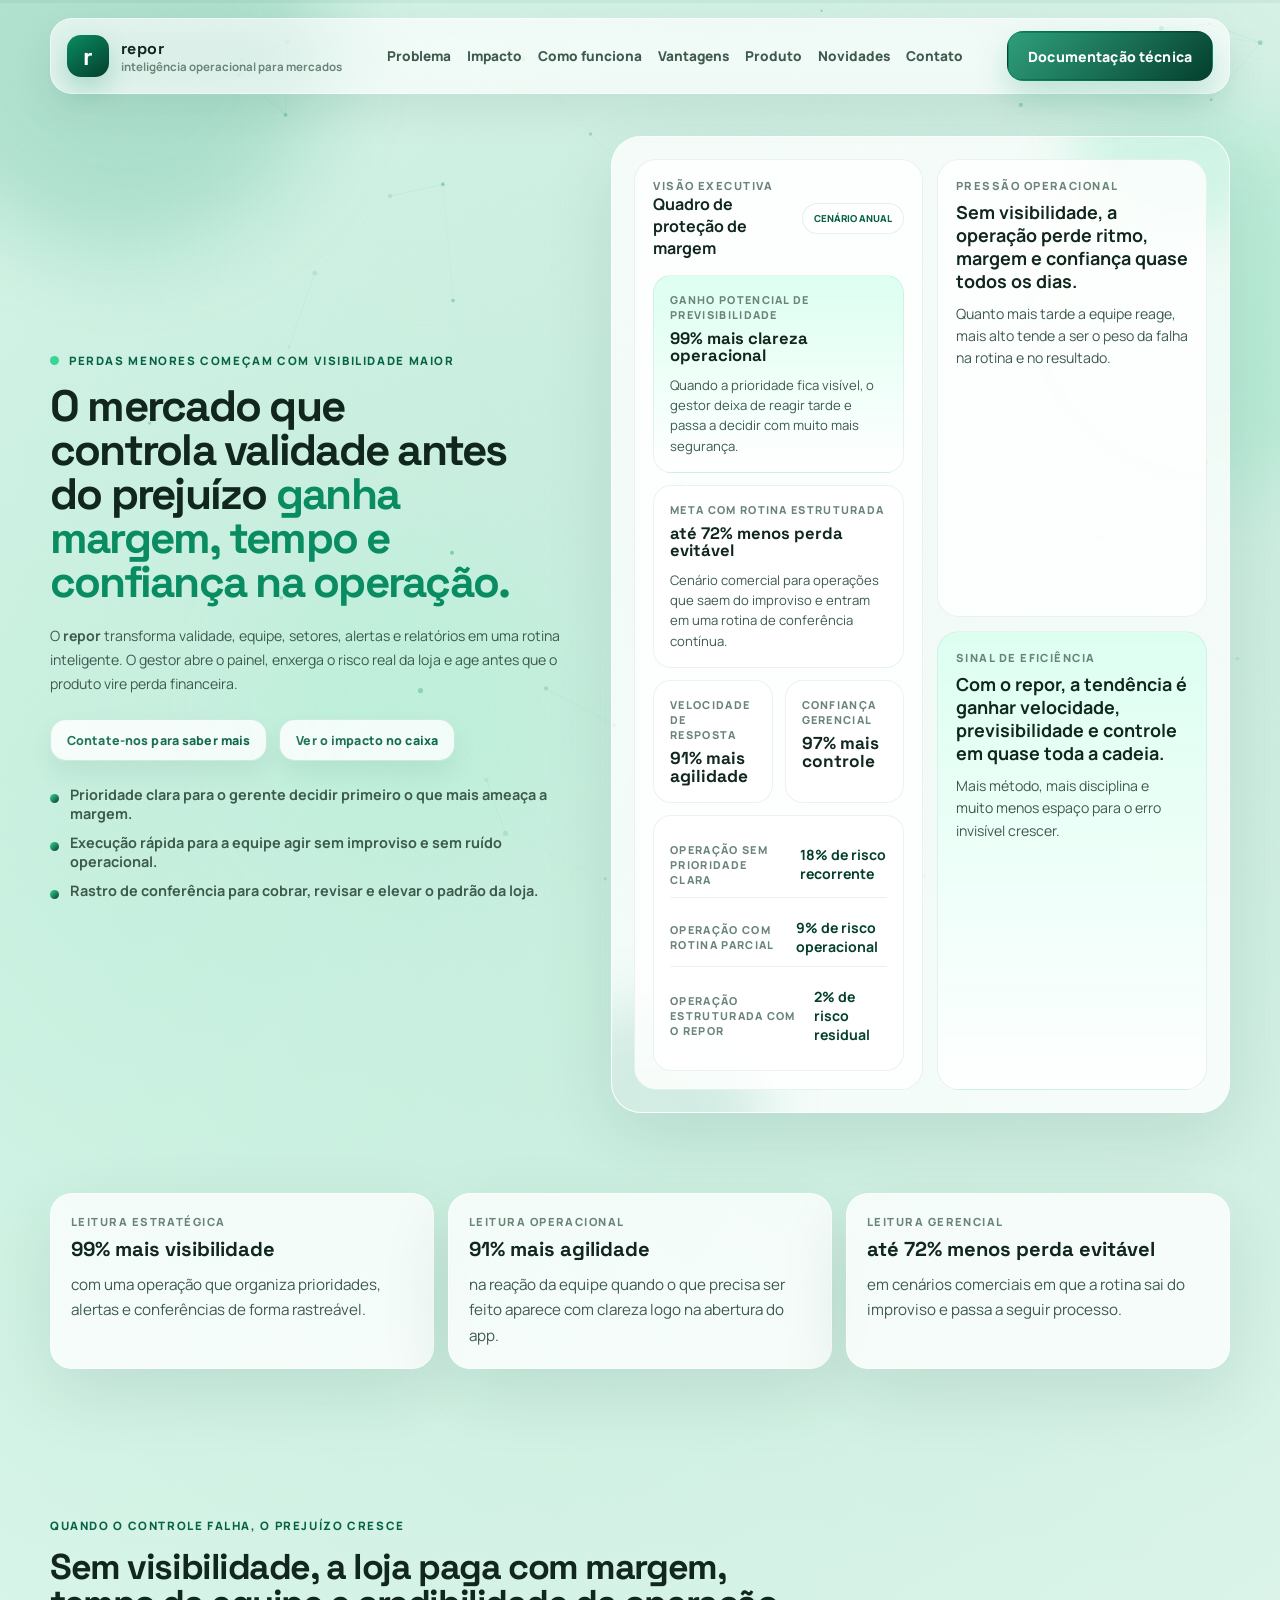
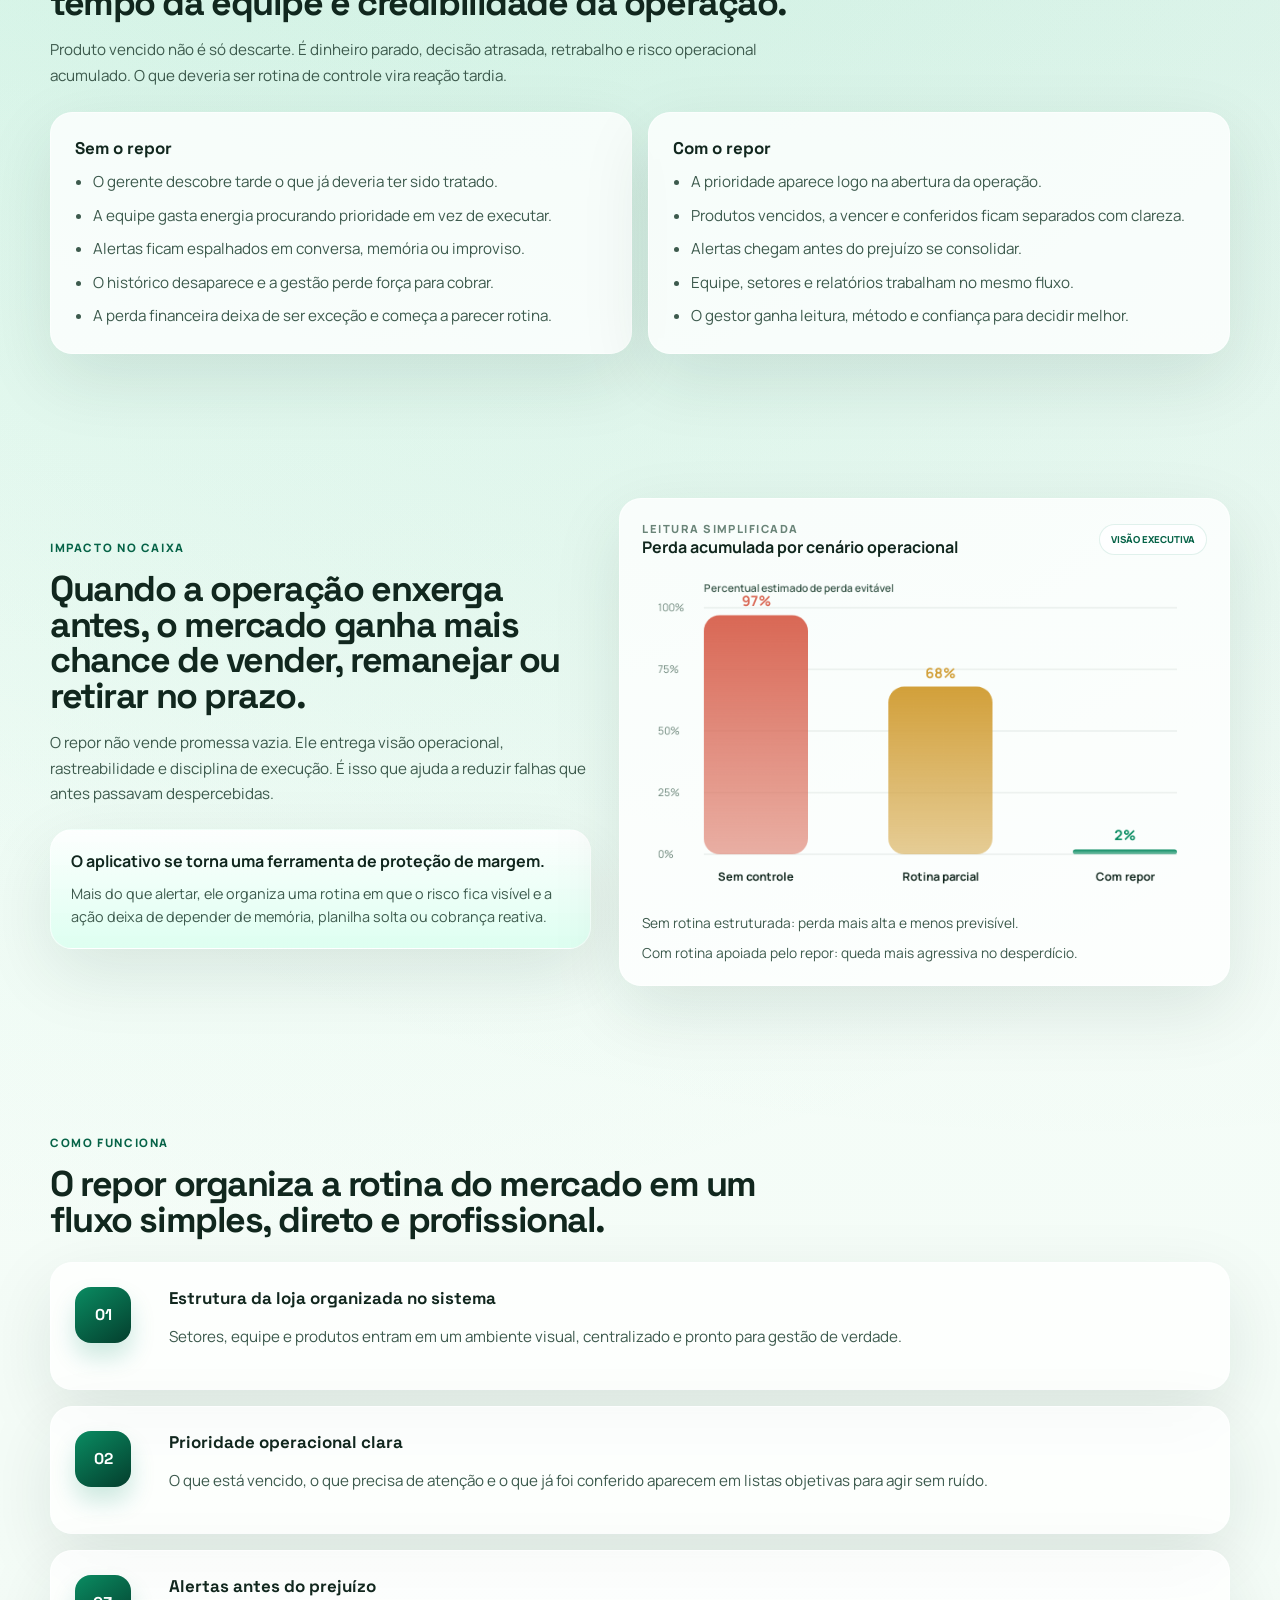
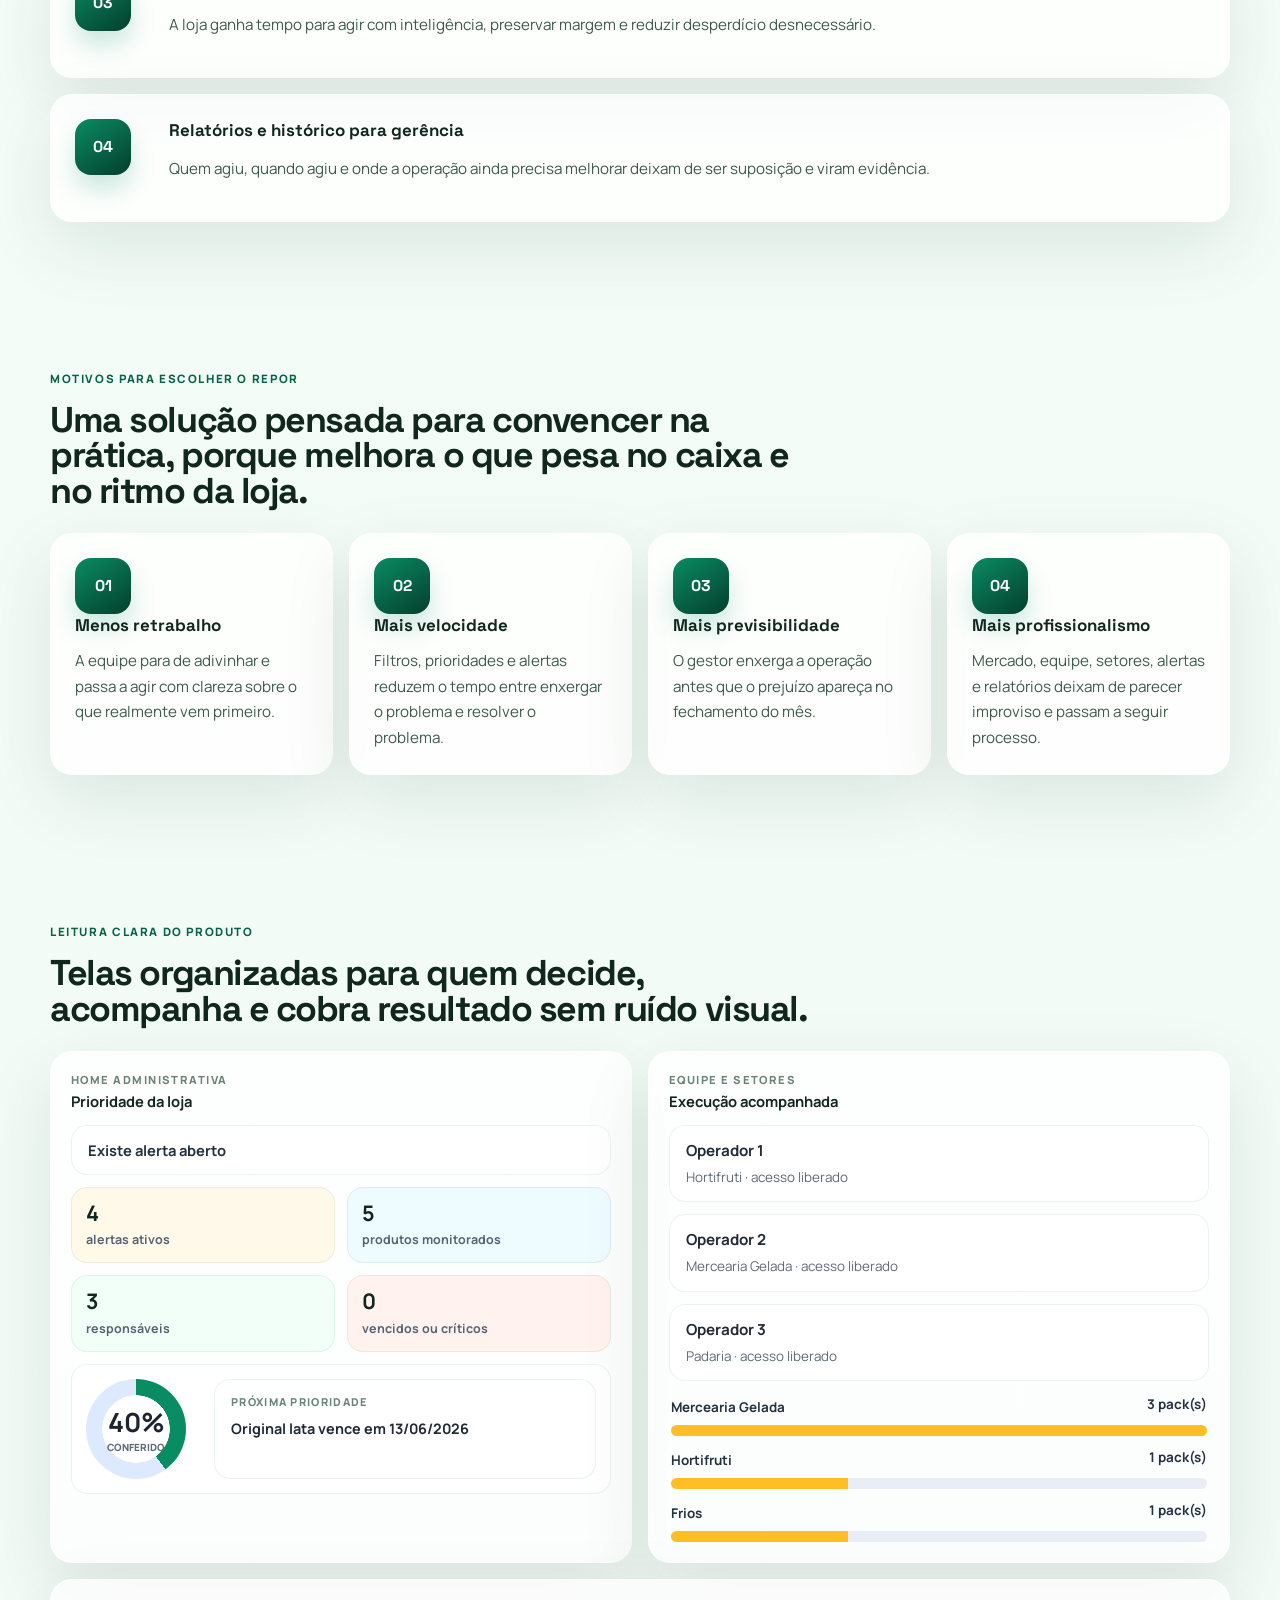
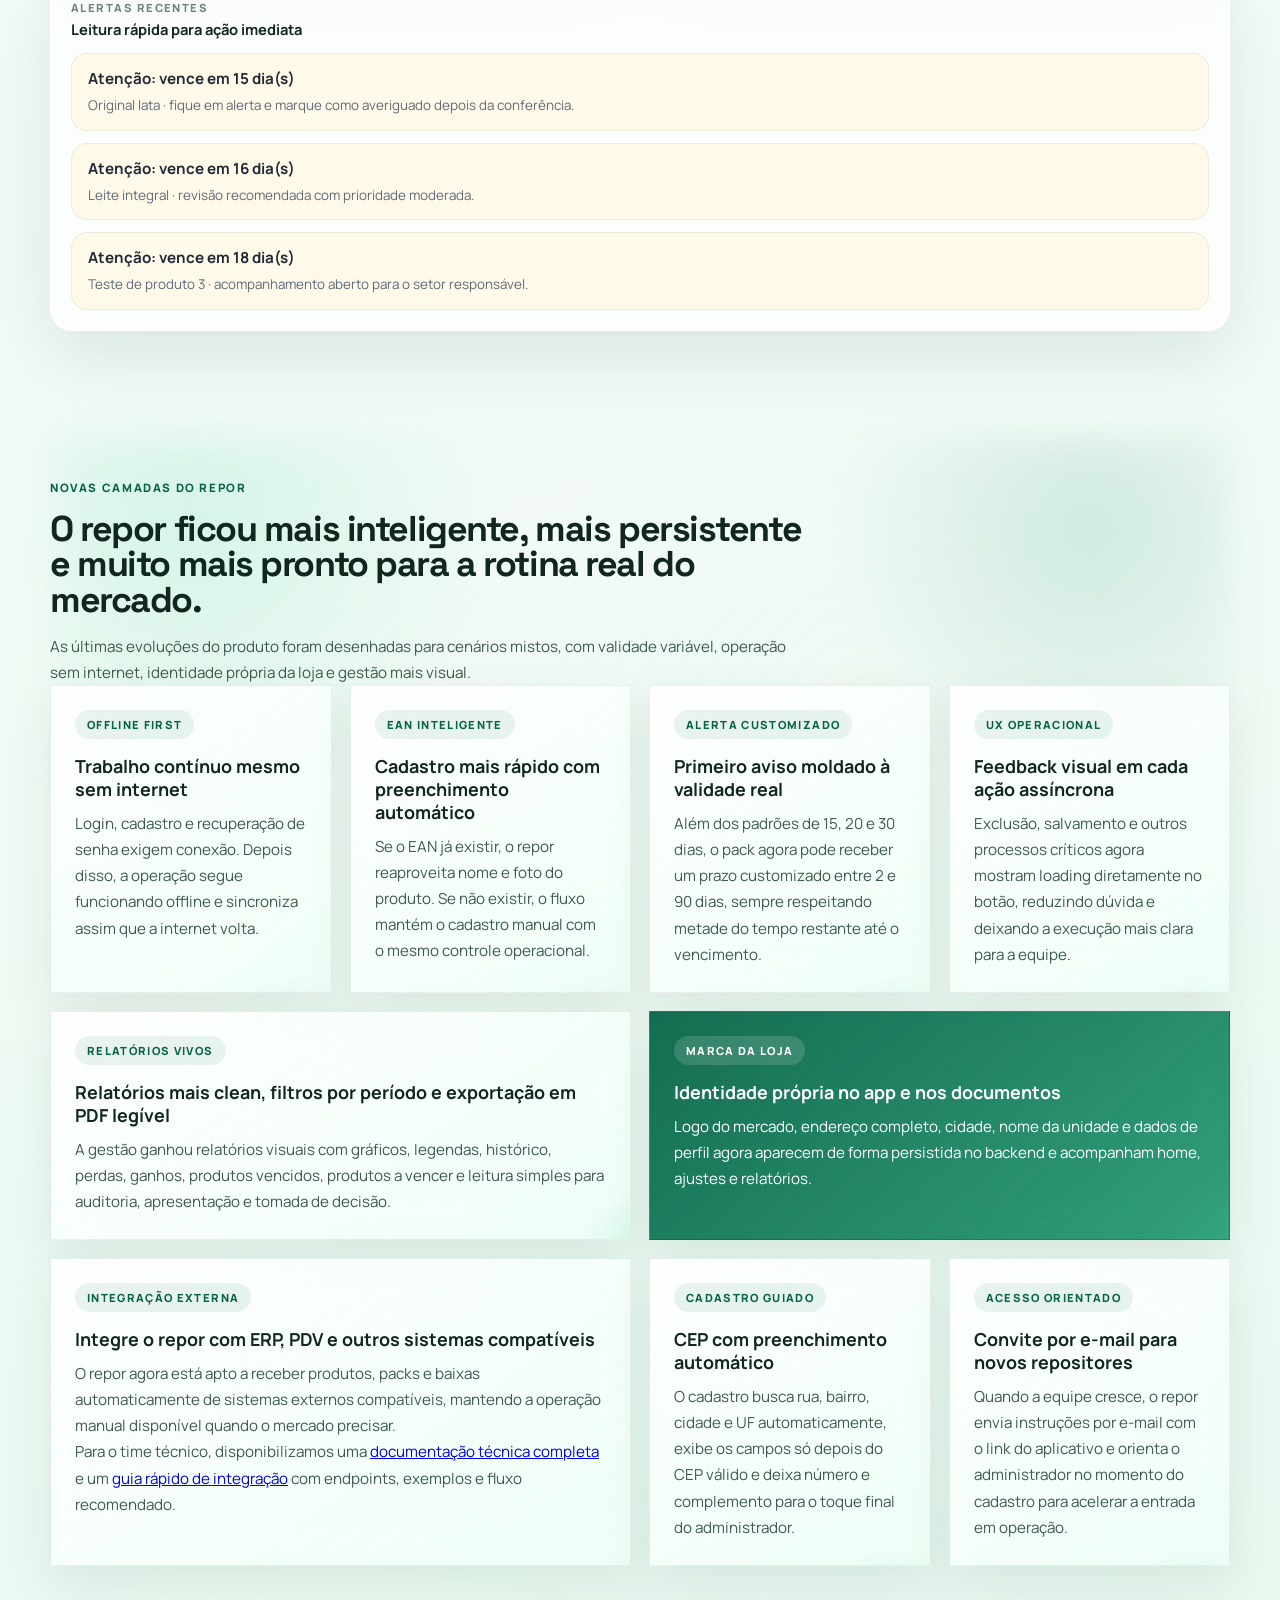
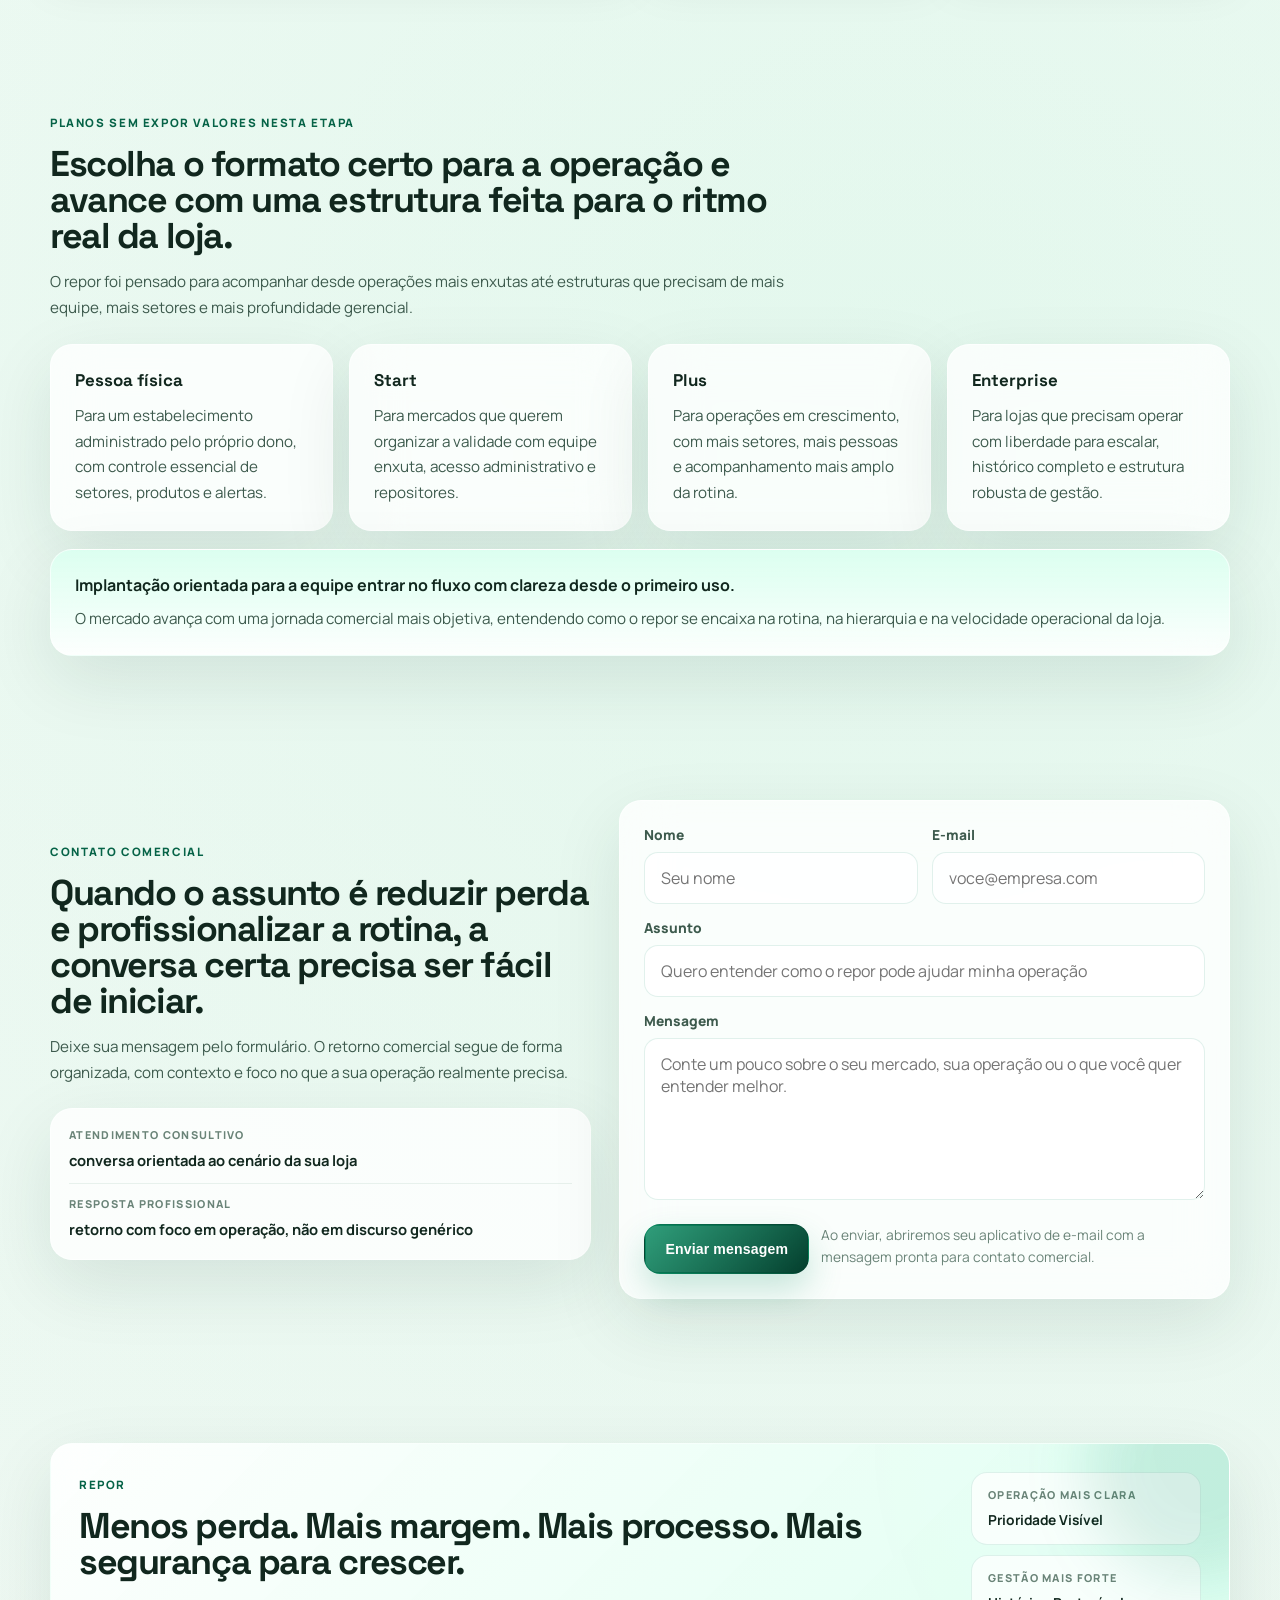
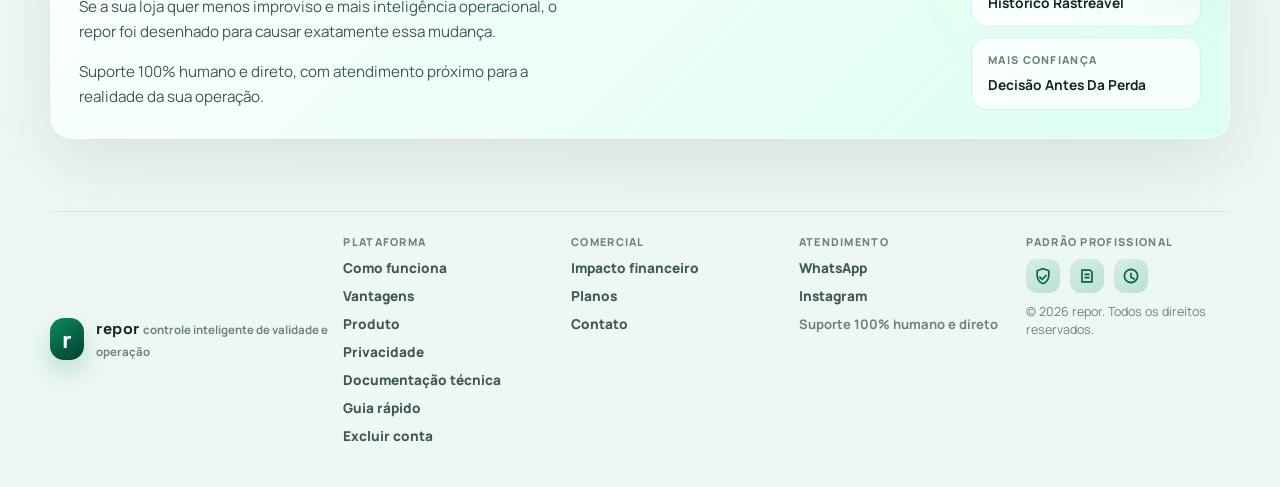
<file: index.html>
<!DOCTYPE html>
<html lang="pt-BR">
  <head>
    <meta charset="UTF-8" />
    <meta name="viewport" content="width=device-width, initial-scale=1.0" />
    <title>repor | Menos perda. Mais margem. Mais controle.</title>
    <meta
      name="description"
      content="repor é a plataforma que transforma validade, equipe, setores, alertas e relatórios em uma operação mais lucrativa para mercados que querem vender mais e perder menos."
    />
    <meta name="theme-color" content="#0a8c62" />
    <link rel="preconnect" href="https://fonts.googleapis.com" />
    <link rel="preconnect" href="https://fonts.gstatic.com" crossorigin />
    <link
      href="https://fonts.googleapis.com/css2?family=Manrope:wght@400;500;600;700;800&family=Space+Grotesk:wght@500;700&display=swap"
      rel="stylesheet"
    />
    <link
      rel="icon"
      type="image/svg+xml"
      href="data:image/svg+xml,%3Csvg xmlns='http://www.w3.org/2000/svg' viewBox='0 0 64 64'%3E%3Crect width='64' height='64' rx='18' fill='%230a8c62'/%3E%3Ctext x='50%25' y='55%25' text-anchor='middle' dominant-baseline='middle' font-family='Arial, sans-serif' font-size='38' font-weight='700' fill='white'%3Er%3C/text%3E%3C/svg%3E"
    />
    <link rel="stylesheet" href="./styles.css" />
  </head>
  <body>
    <div class="site-shell">
      <div class="noise"></div>
      <div class="grid-light"></div>
      <div class="radial radial-a"></div>
      <div class="radial radial-b"></div>
      <div class="radial radial-c"></div>
      <canvas id="particle-canvas" aria-hidden="true"></canvas>

      <div class="scroll-progress" aria-hidden="true">
        <span id="scroll-progress-bar"></span>
      </div>

      <header class="topbar">
        <a class="brand" href="#inicio" aria-label="repor, voltar ao início">
          <span class="brand-mark">r</span>
          <span class="brand-copy">
            <strong>repor</strong>
            <small>inteligência operacional para mercados</small>
          </span>
        </a>

        <nav class="topnav" aria-label="Navegação principal">
          <a href="#problema">Problema</a>
          <a href="#impacto">Impacto</a>
          <a href="#como-funciona">Como funciona</a>
          <a href="#vantagens">Vantagens</a>
          <a href="#produto">Produto</a>
          <a href="#novidades">Novidades</a>
          <a href="#contato">Contato</a>
        </nav>

        <div class="topbar-actions">
          <a class="topbar-cta" href="./docs/index.html">Documentação técnica</a>
        </div>
      </header>

      <main>
        <section class="hero section" id="inicio">
          <div class="hero-copy reveal" style="--delay: 60ms">
            <div class="eyebrow eyebrow-live">
              <span class="live-dot"></span>
              perdas menores começam com visibilidade maior
            </div>

            <h1>
              O mercado que controla validade antes do prejuízo
              <span>ganha margem, tempo e confiança na operação.</span>
            </h1>

            <p class="lead">
              O <strong>repor</strong> transforma validade, equipe, setores, alertas e
              relatórios em uma rotina inteligente. O gestor abre o painel, enxerga o
              risco real da loja e age antes que o produto vire perda financeira.
            </p>

            <div class="hero-actions">
              <a
                class="button button-primary"
                href="https://wa.me/5518991642074"
                target="_blank"
                rel="noreferrer"
              >
                Contate-nos para saber mais
              </a>
              <a class="button button-secondary" href="#impacto">
                Ver o impacto no caixa
              </a>
            </div>

            <!-- <div class="store-row">
              <a class="store-badge simple-store" href="#" aria-label="Baixar no Play Store">
                <span>BAIXAR no Play Store</span>
              </a>
              <a class="store-badge simple-store" href="#" aria-label="Baixar na App Store">
                <span>BAIXAR na AppStore</span>
              </a>
            </div> -->

            <ul class="hero-points">
              <li>Prioridade clara para o gerente decidir primeiro o que mais ameaça a margem.</li>
              <li>Execução rápida para a equipe agir sem improviso e sem ruído operacional.</li>
              <li>Rastro de conferência para cobrar, revisar e elevar o padrão da loja.</li>
            </ul>
          </div>

          <div class="hero-visual reveal" style="--delay: 180ms">
            <div class="hero-frame glass-panel">
              <div class="hero-frame-grid">
                <div class="hero-screen-main">
                  <div class="screen-top">
                    <div>
                      <span class="mini-label">visão executiva</span>
                      <strong>Quadro de proteção de margem</strong>
                    </div>
                    <span class="status-pill">cenário anual</span>
                  </div>

                  <div class="executive-board">
                    <article class="executive-card emphasis full">
                      <small>Ganho potencial de previsibilidade</small>
                      <strong>99% mais clareza operacional</strong>
                      <p>Quando a prioridade fica visível, o gestor deixa de reagir tarde e passa a decidir com muito mais segurança.</p>
                    </article>
                    <article class="executive-card full">
                      <small>Meta com rotina estruturada</small>
                      <strong>até 72% menos perda evitável</strong>
                      <p>Cenário comercial para operações que saem do improviso e entram em uma rotina de conferência contínua.</p>
                    </article>
                    <article class="executive-card compact">
                      <small>Velocidade de resposta</small>
                      <strong>91% mais agilidade</strong>
                    </article>
                    <article class="executive-card compact">
                      <small>Confiança gerencial</small>
                      <strong>97% mais controle</strong>
                    </article>
                    <article class="executive-table">
                      <div>
                        <span>Operação sem prioridade clara</span>
                        <b>18% de risco recorrente</b>
                      </div>
                      <div>
                        <span>Operação com rotina parcial</span>
                        <b>9% de risco operacional</b>
                      </div>
                      <div>
                        <span>Operação estruturada com o repor</span>
                        <b>2% de risco residual</b>
                      </div>
                    </article>
                  </div>
                </div>

                <div class="hero-side-card">
                  <span class="mini-label">pressão operacional</span>
                  <strong>Sem visibilidade, a operação perde ritmo, margem e confiança quase todos os dias.</strong>
                  <p>Quanto mais tarde a equipe reage, mais alto tende a ser o peso da falha na rotina e no resultado.</p>
                </div>

                <div class="hero-side-card success">
                  <span class="mini-label">sinal de eficiência</span>
                  <strong>Com o repor, a tendência é ganhar velocidade, previsibilidade e controle em quase toda a cadeia.</strong>
                  <p>Mais método, mais disciplina e muito menos espaço para o erro invisível crescer.</p>
                </div>
              </div>
            </div>
          </div>
        </section>

        <section class="section roi-strip reveal" id="impacto">
          <article class="roi-card glass-panel" style="--delay: 40ms">
            <span class="mini-label">leitura estratégica</span>
            <strong>99% mais visibilidade</strong>
            <p>com uma operação que organiza prioridades, alertas e conferências de forma rastreável.</p>
          </article>
          <article class="roi-card glass-panel" style="--delay: 120ms">
            <span class="mini-label">leitura operacional</span>
            <strong>91% mais agilidade</strong>
            <p>na reação da equipe quando o que precisa ser feito aparece com clareza logo na abertura do app.</p>
          </article>
          <article class="roi-card glass-panel" style="--delay: 200ms">
            <span class="mini-label">leitura gerencial</span>
            <strong>até 72% menos perda evitável</strong>
            <p>em cenários comerciais em que a rotina sai do improviso e passa a seguir processo.</p>
          </article>
        </section>

        <section class="section problem-section" id="problema">
          <div class="section-heading reveal">
            <span class="eyebrow">Quando o controle falha, o prejuízo cresce</span>
            <h2>Sem visibilidade, a loja paga com margem, tempo da equipe e credibilidade da operação.</h2>
            <p>
              Produto vencido não é só descarte. É dinheiro parado, decisão atrasada, retrabalho e risco operacional acumulado.
              O que deveria ser rotina de controle vira reação tardia.
            </p>
          </div>

          <div class="problem-grid">
            <article class="problem-card reveal glass-panel danger-surface" style="--delay: 60ms">
              <h3>Sem o repor</h3>
              <ul>
                <li>O gerente descobre tarde o que já deveria ter sido tratado.</li>
                <li>A equipe gasta energia procurando prioridade em vez de executar.</li>
                <li>Alertas ficam espalhados em conversa, memória ou improviso.</li>
                <li>O histórico desaparece e a gestão perde força para cobrar.</li>
                <li>A perda financeira deixa de ser exceção e começa a parecer rotina.</li>
              </ul>
            </article>

            <article class="problem-card reveal glass-panel success-surface" style="--delay: 180ms">
              <h3>Com o repor</h3>
              <ul>
                <li>A prioridade aparece logo na abertura da operação.</li>
                <li>Produtos vencidos, a vencer e conferidos ficam separados com clareza.</li>
                <li>Alertas chegam antes do prejuízo se consolidar.</li>
                <li>Equipe, setores e relatórios trabalham no mesmo fluxo.</li>
                <li>O gestor ganha leitura, método e confiança para decidir melhor.</li>
              </ul>
            </article>
          </div>
        </section>

        <section class="section chart-section">
          <div class="chart-copy reveal">
            <span class="eyebrow">Impacto no caixa</span>
            <h2>Quando a operação enxerga antes, o mercado ganha mais chance de vender, remanejar ou retirar no prazo.</h2>
            <p>
              O repor não vende promessa vazia. Ele entrega visão operacional, rastreabilidade e disciplina de execução.
              É isso que ajuda a reduzir falhas que antes passavam despercebidas.
            </p>
            <div class="impact-note glass-panel">
              <strong>O aplicativo se torna uma ferramenta de proteção de margem.</strong>
              <span>
                Mais do que alertar, ele organiza uma rotina em que o risco fica visível e a ação deixa de depender de memória, planilha solta ou cobrança reativa.
              </span>
            </div>
          </div>

          <div class="chart-wrap reveal glass-panel">
            <div class="chart-topline">
              <div>
                <span class="mini-label">leitura simplificada</span>
                <strong>Perda acumulada por cenário operacional</strong>
              </div>
              <span class="chart-badge">visão executiva</span>
            </div>
            <canvas id="line-chart" width="640" height="360" aria-label="Gráfico de perda acumulada por cenário"></canvas>
            <div class="chart-summary">
              <span>Sem rotina estruturada: perda mais alta e menos previsível.</span>
              <span>Com rotina apoiada pelo repor: queda mais agressiva no desperdício.</span>
            </div>
          </div>
        </section>

        <section class="section" id="como-funciona">
          <div class="section-heading reveal">
            <span class="eyebrow">Como funciona</span>
            <h2>O repor organiza a rotina do mercado em um fluxo simples, direto e profissional.</h2>
          </div>

          <div class="timeline">
            <article class="timeline-step reveal glass-panel" style="--delay: 40ms">
              <div class="step-index">01</div>
              <div>
                <h3>Estrutura da loja organizada no sistema</h3>
                <p>Setores, equipe e produtos entram em um ambiente visual, centralizado e pronto para gestão de verdade.</p>
              </div>
            </article>

            <article class="timeline-step reveal glass-panel" style="--delay: 100ms">
              <div class="step-index">02</div>
              <div>
                <h3>Prioridade operacional clara</h3>
                <p>O que está vencido, o que precisa de atenção e o que já foi conferido aparecem em listas objetivas para agir sem ruído.</p>
              </div>
            </article>

            <article class="timeline-step reveal glass-panel" style="--delay: 160ms">
              <div class="step-index">03</div>
              <div>
                <h3>Alertas antes do prejuízo</h3>
                <p>A loja ganha tempo para agir com inteligência, preservar margem e reduzir desperdício desnecessário.</p>
              </div>
            </article>

            <article class="timeline-step reveal glass-panel" style="--delay: 220ms">
              <div class="step-index">04</div>
              <div>
                <h3>Relatórios e histórico para gerência</h3>
                <p>Quem agiu, quando agiu e onde a operação ainda precisa melhorar deixam de ser suposição e viram evidência.</p>
              </div>
            </article>
          </div>
        </section>

        <section class="section features-section" id="vantagens">
          <div class="section-heading reveal">
            <span class="eyebrow">Motivos para escolher o repor</span>
            <h2>Uma solução pensada para convencer na prática, porque melhora o que pesa no caixa e no ritmo da loja.</h2>
          </div>

          <div class="feature-grid">
            <article class="feature-card reveal glass-panel" style="--delay: 40ms">
              <div class="feature-icon">01</div>
              <h3>Menos retrabalho</h3>
              <p>A equipe para de adivinhar e passa a agir com clareza sobre o que realmente vem primeiro.</p>
            </article>
            <article class="feature-card reveal glass-panel" style="--delay: 100ms">
              <div class="feature-icon">02</div>
              <h3>Mais velocidade</h3>
              <p>Filtros, prioridades e alertas reduzem o tempo entre enxergar o problema e resolver o problema.</p>
            </article>
            <article class="feature-card reveal glass-panel" style="--delay: 160ms">
              <div class="feature-icon">03</div>
              <h3>Mais previsibilidade</h3>
              <p>O gestor enxerga a operação antes que o prejuízo apareça no fechamento do mês.</p>
            </article>
            <article class="feature-card reveal glass-panel" style="--delay: 220ms">
              <div class="feature-icon">04</div>
              <h3>Mais profissionalismo</h3>
              <p>Mercado, equipe, setores, alertas e relatórios deixam de parecer improviso e passam a seguir processo.</p>
            </article>
          </div>
        </section>

        <section class="section dashboard-section" id="produto">
          <div class="section-heading reveal">
            <span class="eyebrow">Leitura clara do produto</span>
            <h2>Telas organizadas para quem decide, acompanha e cobra resultado sem ruído visual.</h2>
          </div>

          <div class="product-gallery reveal">
            <article class="product-shot glass-panel" style="--delay: 40ms">
              <div class="product-shot-head">
                <span class="mini-label">Home administrativa</span>
                <strong>Prioridade da loja</strong>
              </div>
              <div class="shot-stack">
                <div class="shot-banner">Existe alerta aberto</div>
                <div class="shot-grid four">
                  <div class="shot-stat warn"><b>4</b><span>alertas ativos</span></div>
                  <div class="shot-stat info"><b>5</b><span>produtos monitorados</span></div>
                  <div class="shot-stat success"><b>3</b><span>responsáveis</span></div>
                  <div class="shot-stat danger"><b>0</b><span>vencidos ou críticos</span></div>
                </div>
                <div class="shot-ring-row">
                  <div class="shot-ring">
                    <div><b>40%</b><span>conferido</span></div>
                  </div>
                  <div class="shot-priority">
                    <small>Próxima prioridade</small>
                    <strong>Original lata vence em 13/06/2026</strong>
                  </div>
                </div>
              </div>
            </article>

            <article class="product-shot glass-panel" style="--delay: 120ms">
              <div class="product-shot-head">
                <span class="mini-label">Equipe e setores</span>
                <strong>Execução acompanhada</strong>
              </div>
                <div class="shot-team-list">
                <div><b>Operador 1</b><span>Hortifruti · acesso liberado</span></div>
                <div><b>Operador 2</b><span>Mercearia Gelada · acesso liberado</span></div>
                <div><b>Operador 3</b><span>Padaria · acesso liberado</span></div>
                </div>
              <div class="shot-sector-bars">
                <div><label>Mercearia Gelada</label><span>3 pack(s)</span><i style="--bar: 100%"></i></div>
                <div><label>Hortifruti</label><span>1 pack(s)</span><i style="--bar: 33%"></i></div>
                <div><label>Frios</label><span>1 pack(s)</span><i style="--bar: 33%"></i></div>
              </div>
            </article>

            <article class="product-shot glass-panel wide" style="--delay: 200ms">
              <div class="product-shot-head">
                <span class="mini-label">Alertas recentes</span>
                <strong>Leitura rápida para ação imediata</strong>
              </div>
              <div class="shot-alerts">
                <article class="shot-alert warn">
                  <b>Atenção: vence em 15 dia(s)</b>
                  <span>Original lata · fique em alerta e marque como averiguado depois da conferência.</span>
                </article>
                <article class="shot-alert warn">
                  <b>Atenção: vence em 16 dia(s)</b>
                  <span>Leite integral · revisão recomendada com prioridade moderada.</span>
                </article>
                <article class="shot-alert warn">
                  <b>Atenção: vence em 18 dia(s)</b>
                  <span>Teste de produto 3 · acompanhamento aberto para o setor responsável.</span>
                </article>
              </div>
            </div>
          </div>
        </section>

        <section class="section upgrades-section" id="novidades">
          <div class="section-heading reveal">
            <span class="eyebrow">Novas camadas do repor</span>
            <h2>O repor ficou mais inteligente, mais persistente e muito mais pronto para a rotina real do mercado.</h2>
            <p>
              As últimas evoluções do produto foram desenhadas para cenários mistos, com validade variável, operação sem internet, identidade própria da loja e gestão mais visual.
            </p>
          </div>

          <div class="upgrades-grid">
            <article class="upgrade-card reveal glass-panel" style="--delay: 40ms">
              <span class="upgrade-pill">offline first</span>
              <h3>Trabalho contínuo mesmo sem internet</h3>
              <p>
                Login, cadastro e recuperação de senha exigem conexão. Depois disso, a operação segue funcionando offline e sincroniza assim que a internet volta.
              </p>
            </article>

            <article class="upgrade-card reveal glass-panel" style="--delay: 100ms">
              <span class="upgrade-pill">EAN inteligente</span>
              <h3>Cadastro mais rápido com preenchimento automático</h3>
              <p>
                Se o EAN já existir, o repor reaproveita nome e foto do produto. Se não existir, o fluxo mantém o cadastro manual com o mesmo controle operacional.
              </p>
            </article>

            <article class="upgrade-card reveal glass-panel" style="--delay: 160ms">
              <span class="upgrade-pill">alerta customizado</span>
              <h3>Primeiro aviso moldado à validade real</h3>
              <p>
                Além dos padrões de 15, 20 e 30 dias, o pack agora pode receber um prazo customizado entre 2 e 90 dias, sempre respeitando metade do tempo restante até o vencimento.
              </p>
            </article>

            <article class="upgrade-card reveal glass-panel" style="--delay: 220ms">
              <span class="upgrade-pill">UX operacional</span>
              <h3>Feedback visual em cada ação assíncrona</h3>
              <p>
                Exclusão, salvamento e outros processos críticos agora mostram loading diretamente no botão, reduzindo dúvida e deixando a execução mais clara para a equipe.
              </p>
            </article>

            <article class="upgrade-card reveal glass-panel wide" style="--delay: 280ms">
              <span class="upgrade-pill">relatórios vivos</span>
              <h3>Relatórios mais clean, filtros por período e exportação em PDF legível</h3>
              <p>
                A gestão ganhou relatórios visuais com gráficos, legendas, histórico, perdas, ganhos, produtos vencidos, produtos a vencer e leitura simples para auditoria, apresentação e tomada de decisão.
              </p>
            </article>

            <article class="upgrade-card reveal glass-panel wide accent" style="--delay: 340ms">
              <span class="upgrade-pill">marca da loja</span>
              <h3>Identidade própria no app e nos documentos</h3>
              <p>
                Logo do mercado, endereço completo, cidade, nome da unidade e dados de perfil agora aparecem de forma persistida no backend e acompanham home, ajustes e relatórios.
              </p>
            </article>

            <article class="upgrade-card reveal glass-panel wide" style="--delay: 380ms">
              <span class="upgrade-pill">integração externa</span>
              <h3>Integre o repor com ERP, PDV e outros sistemas compatíveis</h3>
              <p>
                O repor agora está apto a receber produtos, packs e baixas automaticamente de sistemas externos compatíveis, mantendo a operação manual disponível quando o mercado precisar.
              </p>
              <p>
                Para o time técnico, disponibilizamos uma <a href="./docs/index.html">documentação técnica completa</a> e um <a href="./docs/guia-rapido.html">guia rápido de integração</a> com endpoints, exemplos e fluxo recomendado.
              </p>
            </article>

            <article class="upgrade-card reveal glass-panel" style="--delay: 400ms">
              <span class="upgrade-pill">cadastro guiado</span>
              <h3>CEP com preenchimento automático</h3>
              <p>
                O cadastro busca rua, bairro, cidade e UF automaticamente, exibe os campos só depois do CEP válido e deixa número e complemento para o toque final do administrador.
              </p>
            </article>

            <article class="upgrade-card reveal glass-panel" style="--delay: 460ms">
              <span class="upgrade-pill">acesso orientado</span>
              <h3>Convite por e-mail para novos repositores</h3>
              <p>
                Quando a equipe cresce, o repor envia instruções por e-mail com o link do aplicativo e orienta o administrador no momento do cadastro para acelerar a entrada em operação.
              </p>
            </article>
          </div>
        </section>

        <section class="section plans-section" id="planos">
          <div class="section-heading reveal">
            <span class="eyebrow">Planos sem expor valores nesta etapa</span>
            <h2>Escolha o formato certo para a operação e avance com uma estrutura feita para o ritmo real da loja.</h2>
            <p>
              O repor foi pensado para acompanhar desde operações mais enxutas até estruturas que precisam de mais equipe, mais setores e mais profundidade gerencial.
            </p>
          </div>

          <div class="plans-grid">
            <article class="plan-card reveal glass-panel" style="--delay: 40ms">
              <h3>Pessoa física</h3>
              <p>Para um estabelecimento administrado pelo próprio dono, com controle essencial de setores, produtos e alertas.</p>
            </article>
            <article class="plan-card reveal glass-panel" style="--delay: 100ms">
              <h3>Start</h3>
              <p>Para mercados que querem organizar a validade com equipe enxuta, acesso administrativo e repositores.</p>
            </article>
            <article class="plan-card reveal glass-panel" style="--delay: 160ms">
              <h3>Plus</h3>
              <p>Para operações em crescimento, com mais setores, mais pessoas e acompanhamento mais amplo da rotina.</p>
            </article>
            <article class="plan-card reveal glass-panel" style="--delay: 220ms">
              <h3>Enterprise</h3>
              <p>Para lojas que precisam operar com liberdade para escalar, histórico completo e estrutura robusta de gestão.</p>
            </article>
          </div>

          <div class="trial-banner reveal glass-panel">
            <strong>Implantação orientada para a equipe entrar no fluxo com clareza desde o primeiro uso.</strong>
            <p>
              O mercado avança com uma jornada comercial mais objetiva, entendendo como o repor se encaixa na rotina, na hierarquia e na velocidade operacional da loja.
            </p>
          </div>
        </section>

        <section class="section contact-section" id="contato">
          <div class="contact-layout">
            <div class="contact-copy reveal">
              <span class="eyebrow">Contato comercial</span>
              <h2>Quando o assunto é reduzir perda e profissionalizar a rotina, a conversa certa precisa ser fácil de iniciar.</h2>
              <p>
                Deixe sua mensagem pelo formulário. O retorno comercial segue de forma organizada, com contexto e foco no que a sua operação realmente precisa.
              </p>
              <div class="contact-assurance glass-panel">
                <div>
                  <small>Atendimento consultivo</small>
                  <strong>conversa orientada ao cenário da sua loja</strong>
                </div>
                <div>
                  <small>Resposta profissional</small>
                  <strong>retorno com foco em operação, não em discurso genérico</strong>
                </div>
              </div>
            </div>

            <form class="contact-form glass-panel reveal" id="contact-form">
              <div class="form-grid">
                <label>
                  <span>Nome</span>
                  <input type="text" name="nome" placeholder="Seu nome" required />
                </label>
                <label>
                  <span>E-mail</span>
                  <input type="email" name="email" placeholder="voce@empresa.com" required />
                </label>
                <label class="full">
                  <span>Assunto</span>
                  <input type="text" name="assunto" placeholder="Quero entender como o repor pode ajudar minha operação" required />
                </label>
                <label class="full">
                  <span>Mensagem</span>
                  <textarea
                    name="mensagem"
                    rows="6"
                    placeholder="Conte um pouco sobre o seu mercado, sua operação ou o que você quer entender melhor."
                    required
                  ></textarea>
                </label>
              </div>
              <div class="form-actions">
                <button class="button button-primary" type="submit">Enviar mensagem</button>
                <p id="form-feedback">
                  Ao enviar, abriremos seu aplicativo de e-mail com a mensagem pronta para contato comercial.
                </p>
              </div>
            </form>
          </div>
        </section>

        <section class="section final-cta">
          <div class="final-cta-panel reveal glass-panel">
            <div>
              <span class="eyebrow">repor</span>
              <h2>Menos perda. Mais margem. Mais processo. Mais segurança para crescer.</h2>
              <p>
                Se a sua loja quer menos improviso e mais inteligência operacional, o repor foi desenhado para causar exatamente essa mudança.
              </p>
              <p>
                Suporte 100% humano e direto, com atendimento próximo para a realidade da sua operação.
              </p>
            </div>
            <div class="final-proof-grid">
              <article>
                <small>Operação mais clara</small>
                <strong>prioridade visível</strong>
              </article>
              <article>
                <small>Gestão mais forte</small>
                <strong>histórico rastreável</strong>
              </article>
              <article>
                <small>Mais confiança</small>
                <strong>decisão antes da perda</strong>
              </article>
            </div>
          </div>
        </section>
      </main>

      <footer class="footer-shell">
        <div class="footer-inner">
          <div class="footer-brand">
            <span class="brand-mark">r</span>
            <div>
              <strong>repor</strong>
              <small>controle inteligente de validade e operação</small>
            </div>
          </div>
          <div class="footer-columns">
            <div class="footer-column">
              <span class="footer-label">Plataforma</span>
              <a href="#como-funciona">Como funciona</a>
              <a href="#vantagens">Vantagens</a>
              <a href="#produto">Produto</a>
              <a href="./privacy.html">Privacidade</a>
              <a href="./docs/index.html">Documentação técnica</a>
              <a href="./docs/guia-rapido.html">Guia rápido</a>
              <a href="./delete-account.html">Excluir conta</a>
            </div>
            <div class="footer-column">
              <span class="footer-label">Comercial</span>
              <a href="#impacto">Impacto financeiro</a>
              <a href="#planos">Planos</a>
              <a href="#contato">Contato</a>
            </div>
            <div class="footer-column">
              <span class="footer-label">Atendimento</span>
              <a href="https://wa.me/5518991642074" target="_blank" rel="noreferrer">WhatsApp</a>
              <a href="https://www.instagram.com/repor.app/" target="_blank" rel="noreferrer">Instagram</a>
              <span class="footer-support">Suporte 100% humano e direto</span>
            </div>
            <div class="footer-column footer-icons">
              <span class="footer-label">Padrão profissional</span>
              <div class="icon-row">
                <span class="footer-icon" aria-hidden="true">
                  <svg viewBox="0 0 24 24"><path d="M12 2 4 5v6c0 5 3.4 9.7 8 11 4.6-1.3 8-6 8-11V5l-8-3Zm0 2.2 6 2.2v4.6c0 3.9-2.5 7.9-6 9.1-3.5-1.2-6-5.2-6-9.1V6.4l6-2.2Zm-1 10.5-2.7-2.7-1.4 1.4 4.1 4.1 6-6-1.4-1.4-4.6 4.6Z"/></svg>
                </span>
                <span class="footer-icon" aria-hidden="true">
                  <svg viewBox="0 0 24 24"><path d="M5 4h11l3 3v13H5V4Zm2 2v12h10V8.1L15.9 6H7Zm2 3h6v2H9V9Zm0 4h6v2H9v-2Z"/></svg>
                </span>
                <span class="footer-icon" aria-hidden="true">
                  <svg viewBox="0 0 24 24"><path d="M12 3a9 9 0 1 0 9 9 9 9 0 0 0-9-9Zm0 2a7 7 0 1 1-7 7 7 7 0 0 1 7-7Zm-1 3h2v5l4 2-1 1.7-5-2.7V8Z"/></svg>
                </span>
              </div>
              <small class="footer-rights">© 2026 repor. Todos os direitos reservados.</small>
            </div>
          </div>
        </div>
      </footer>

      <button id="back-to-top" class="back-to-top" aria-label="Voltar ao topo">
        <svg viewBox="0 0 24 24" aria-hidden="true">
          <path d="M12 5.5 5.5 12l1.6 1.6 3.8-3.8V19h2.2V9.8l3.8 3.8 1.6-1.6L12 5.5Z" />
        </svg>
      </button>
    </div>

    <script src="./script.js"></script>
  </body>
</html>
</file>
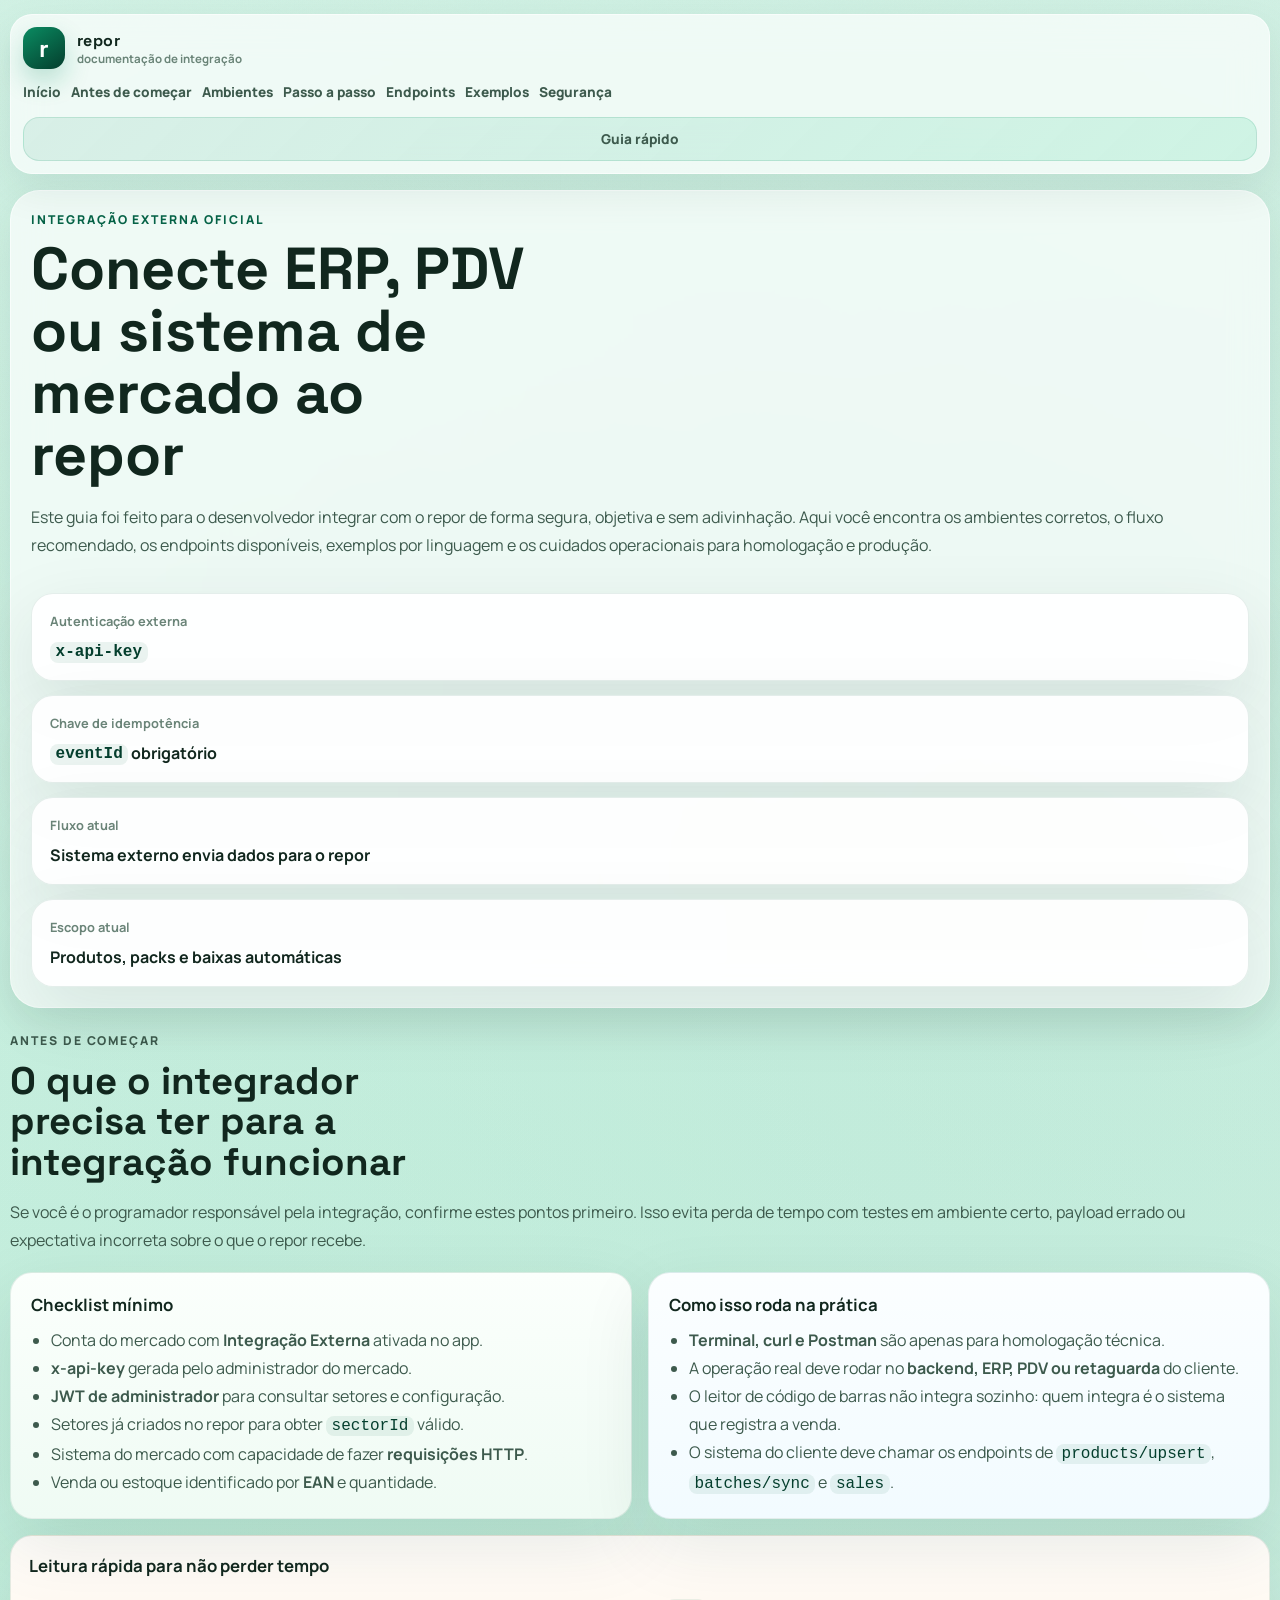
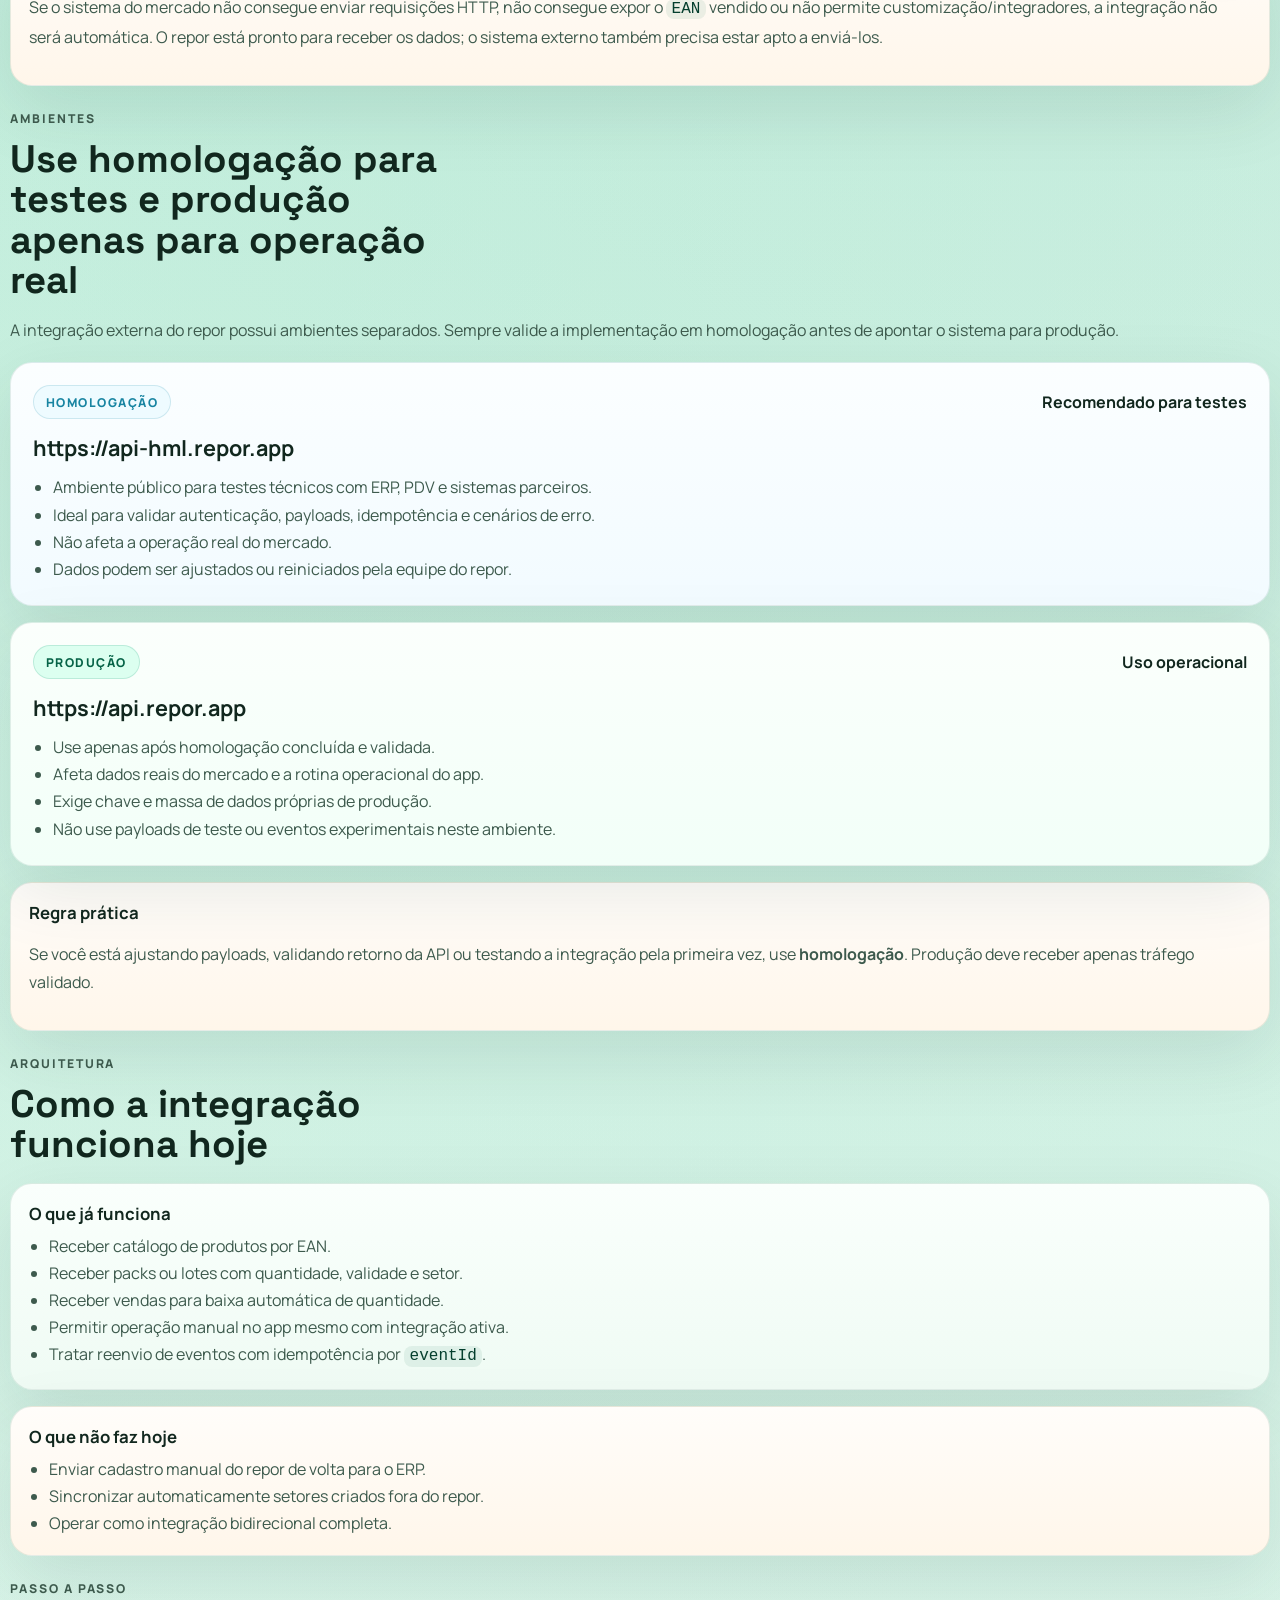
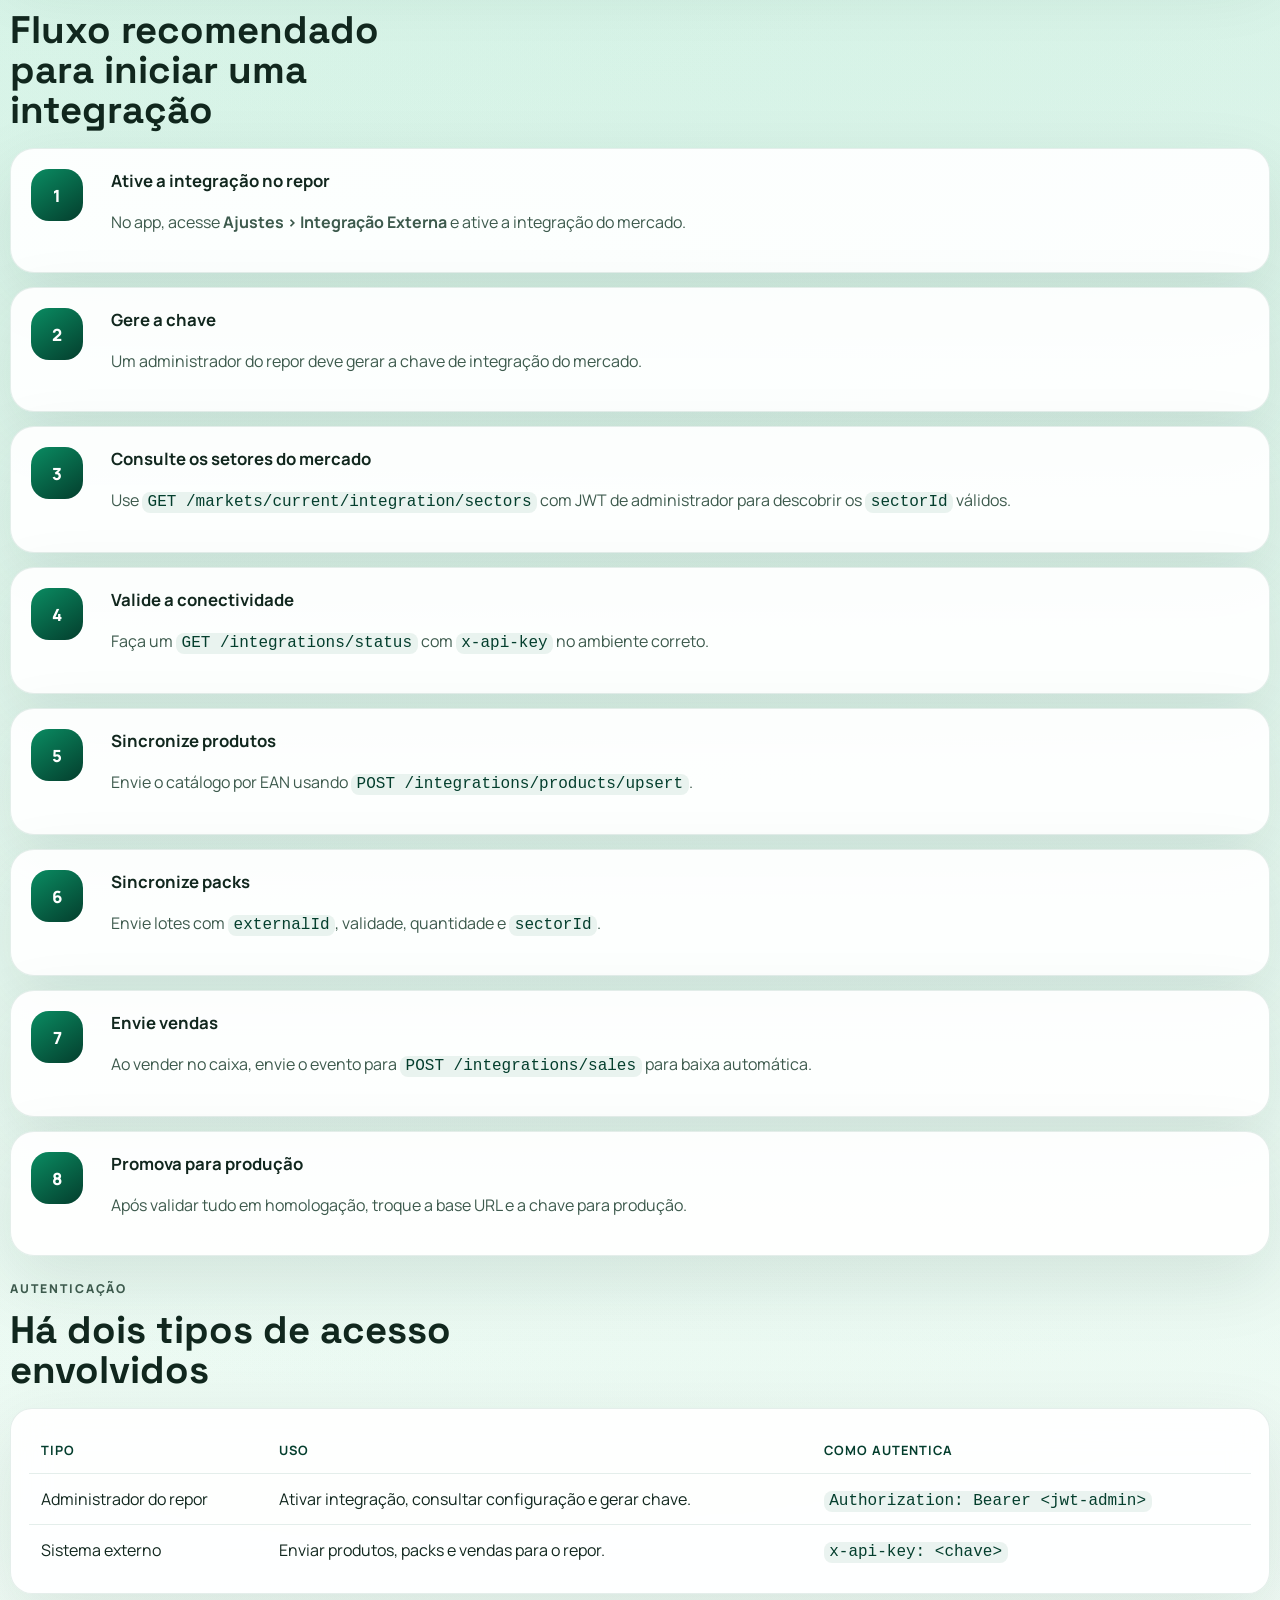
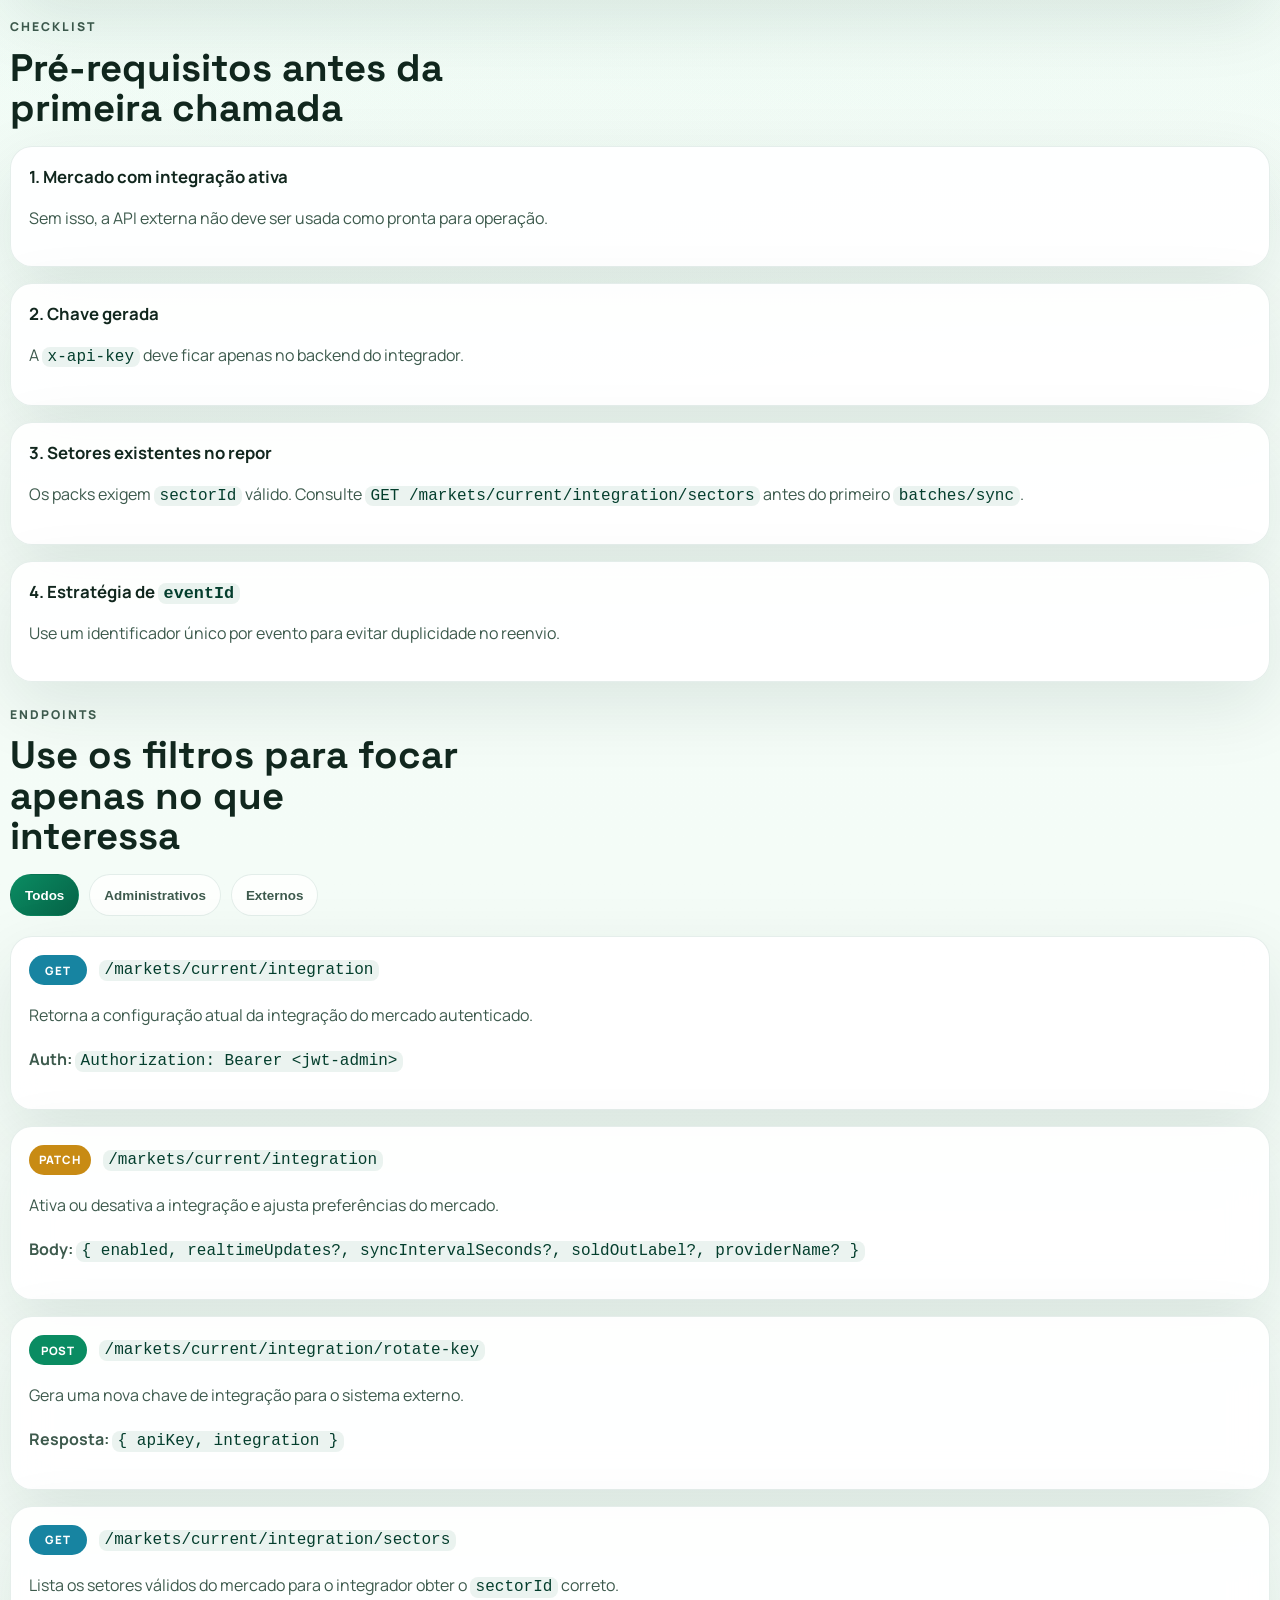
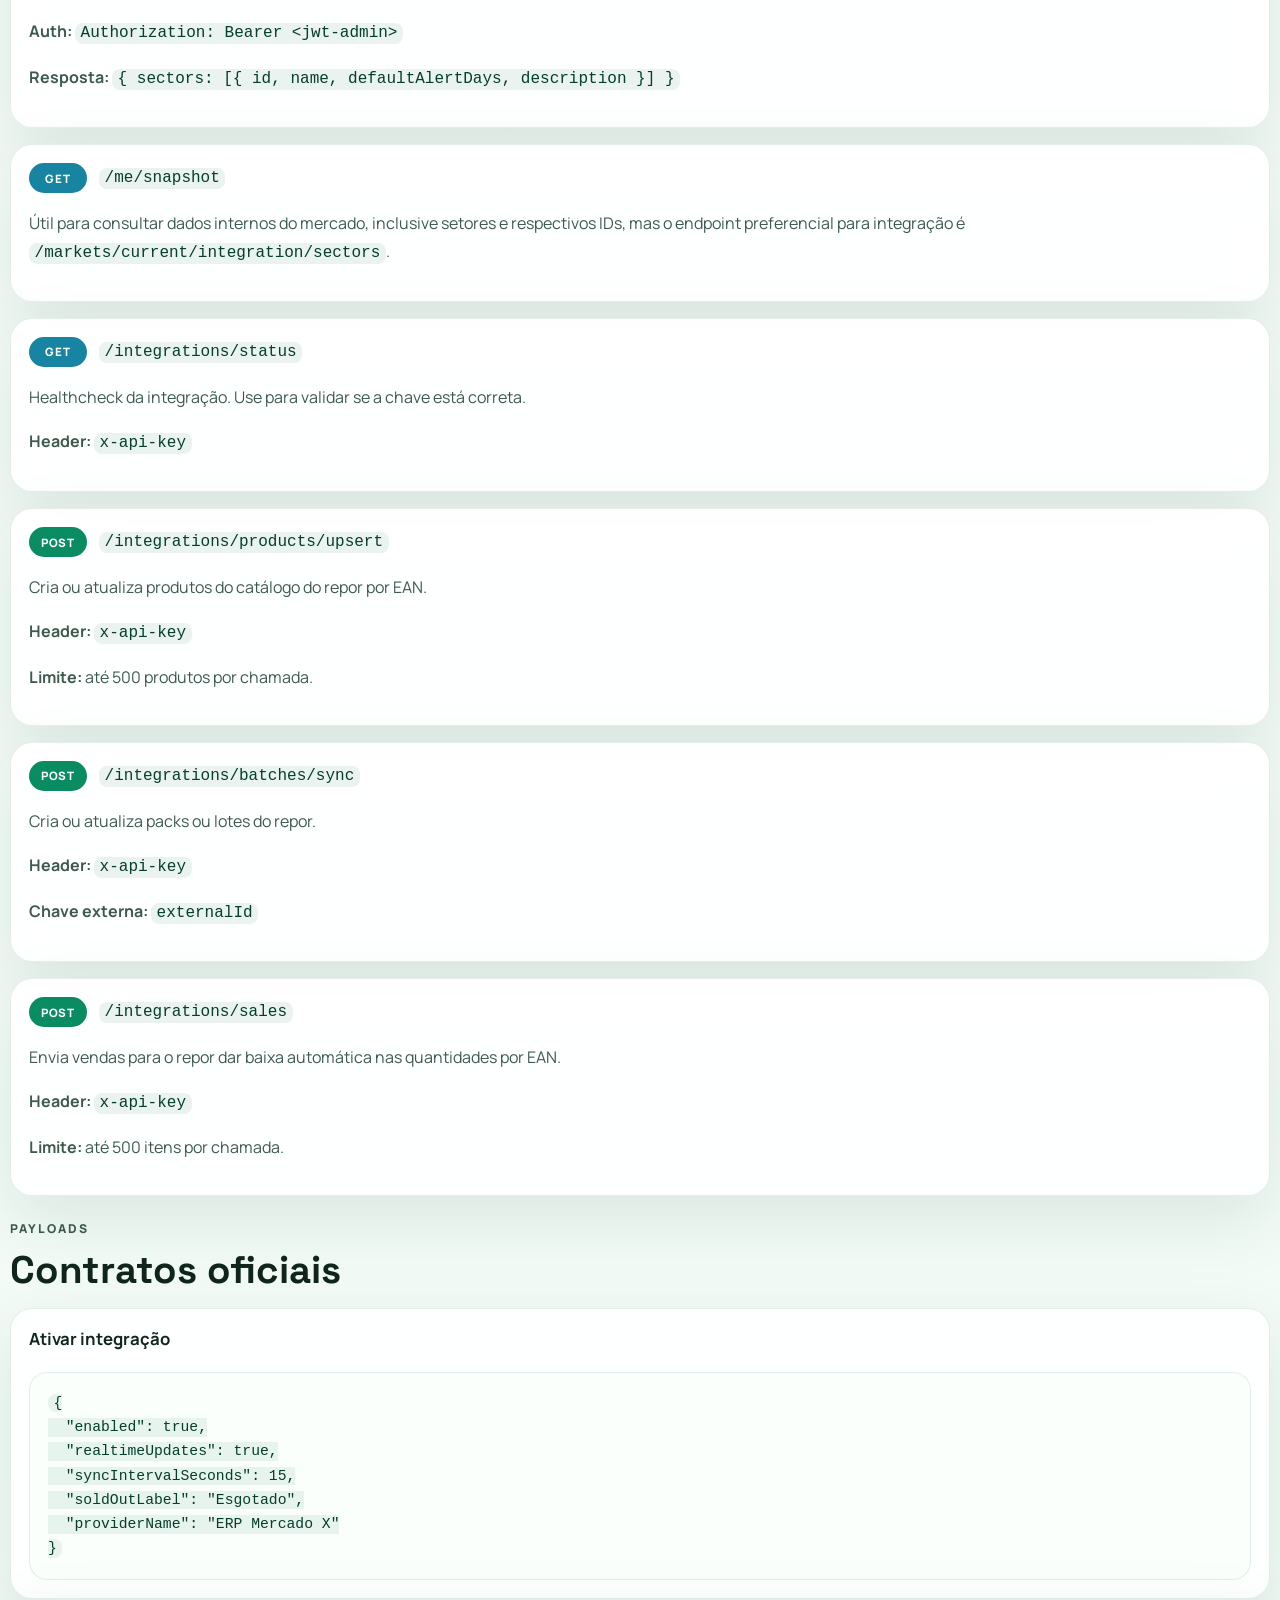
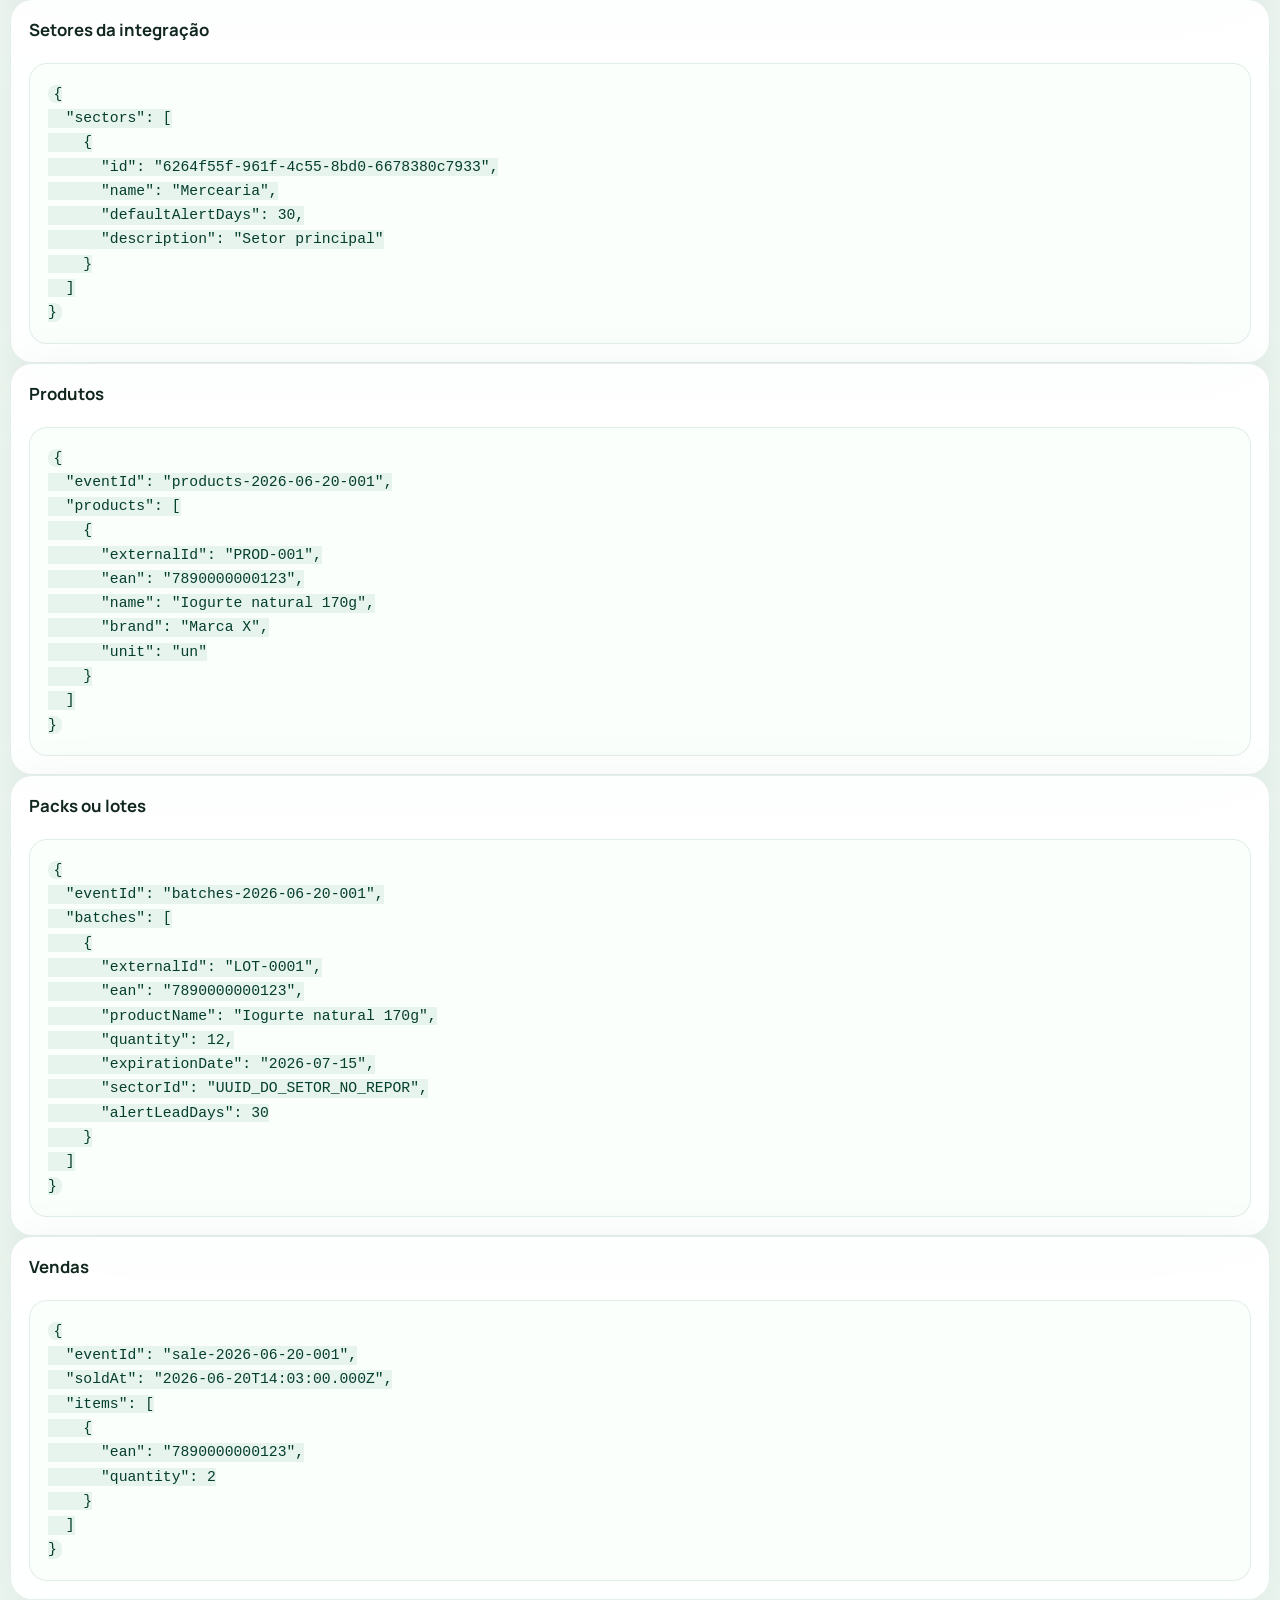
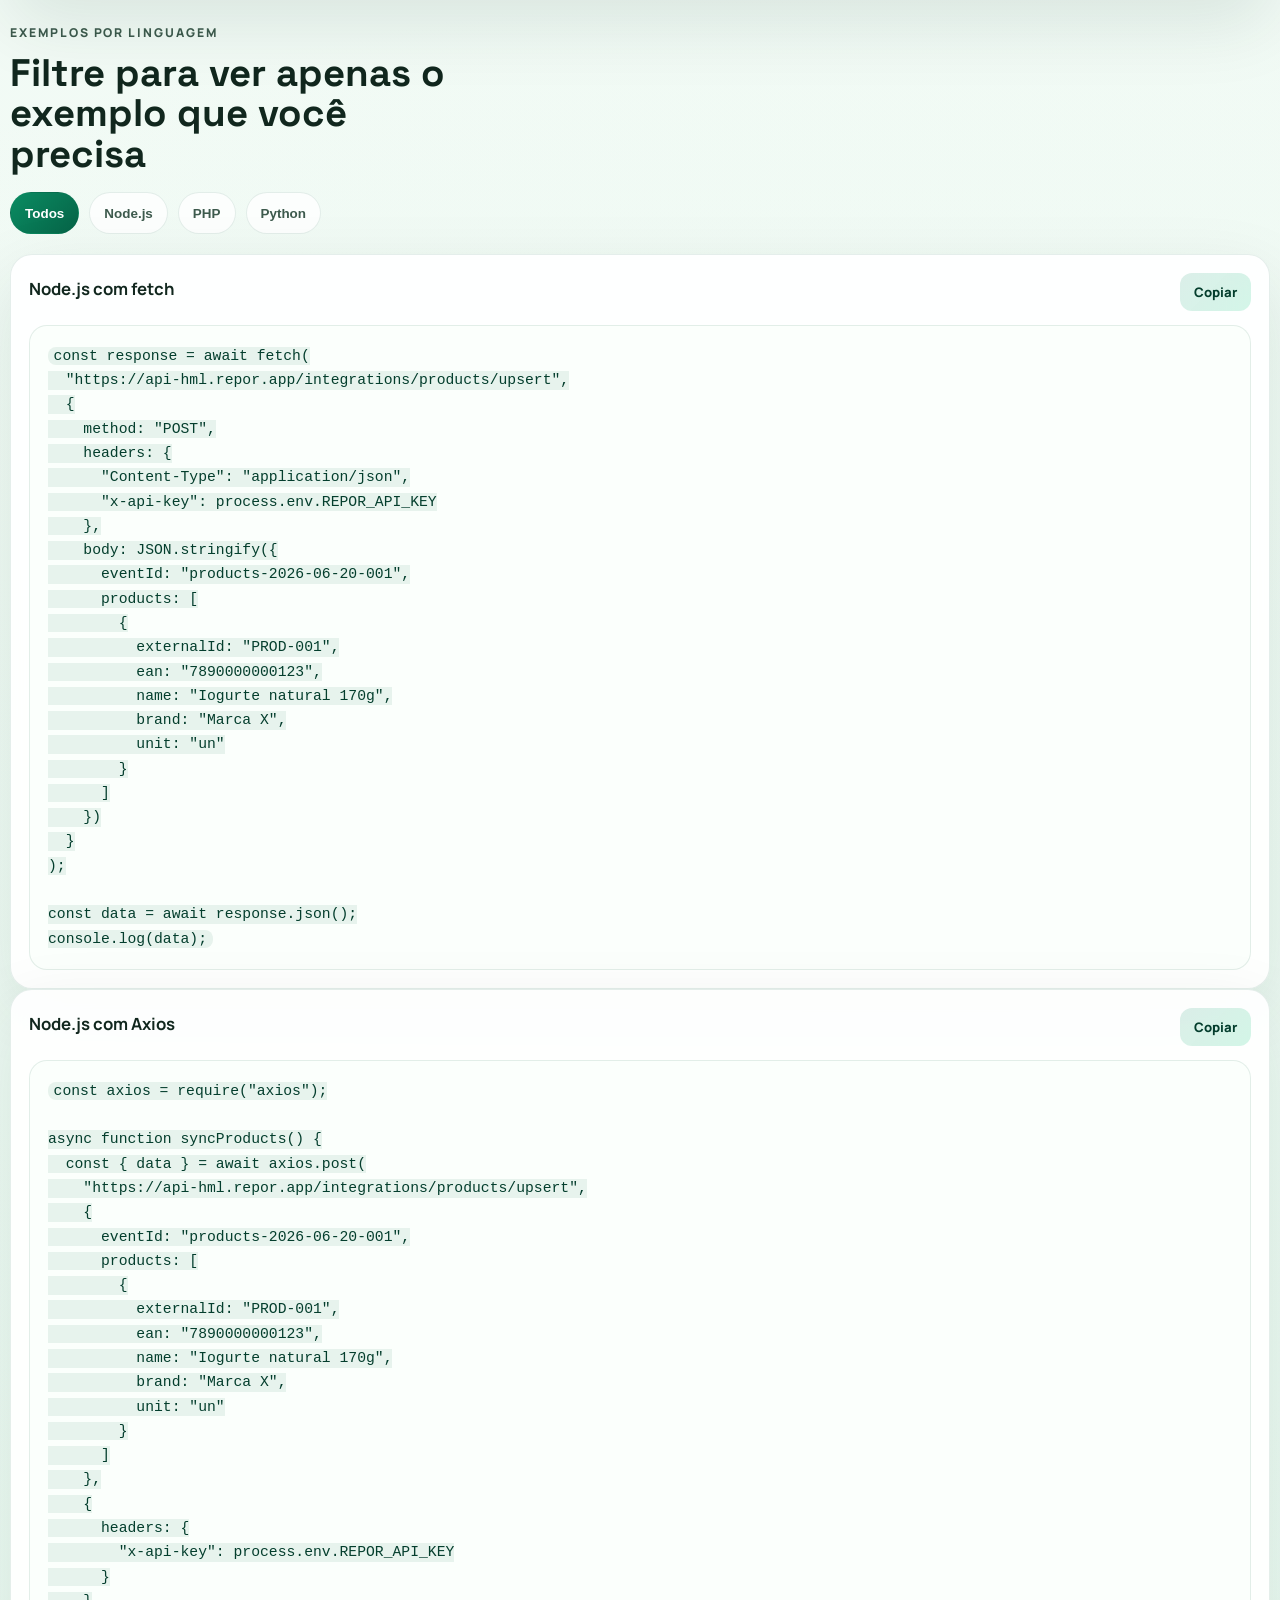
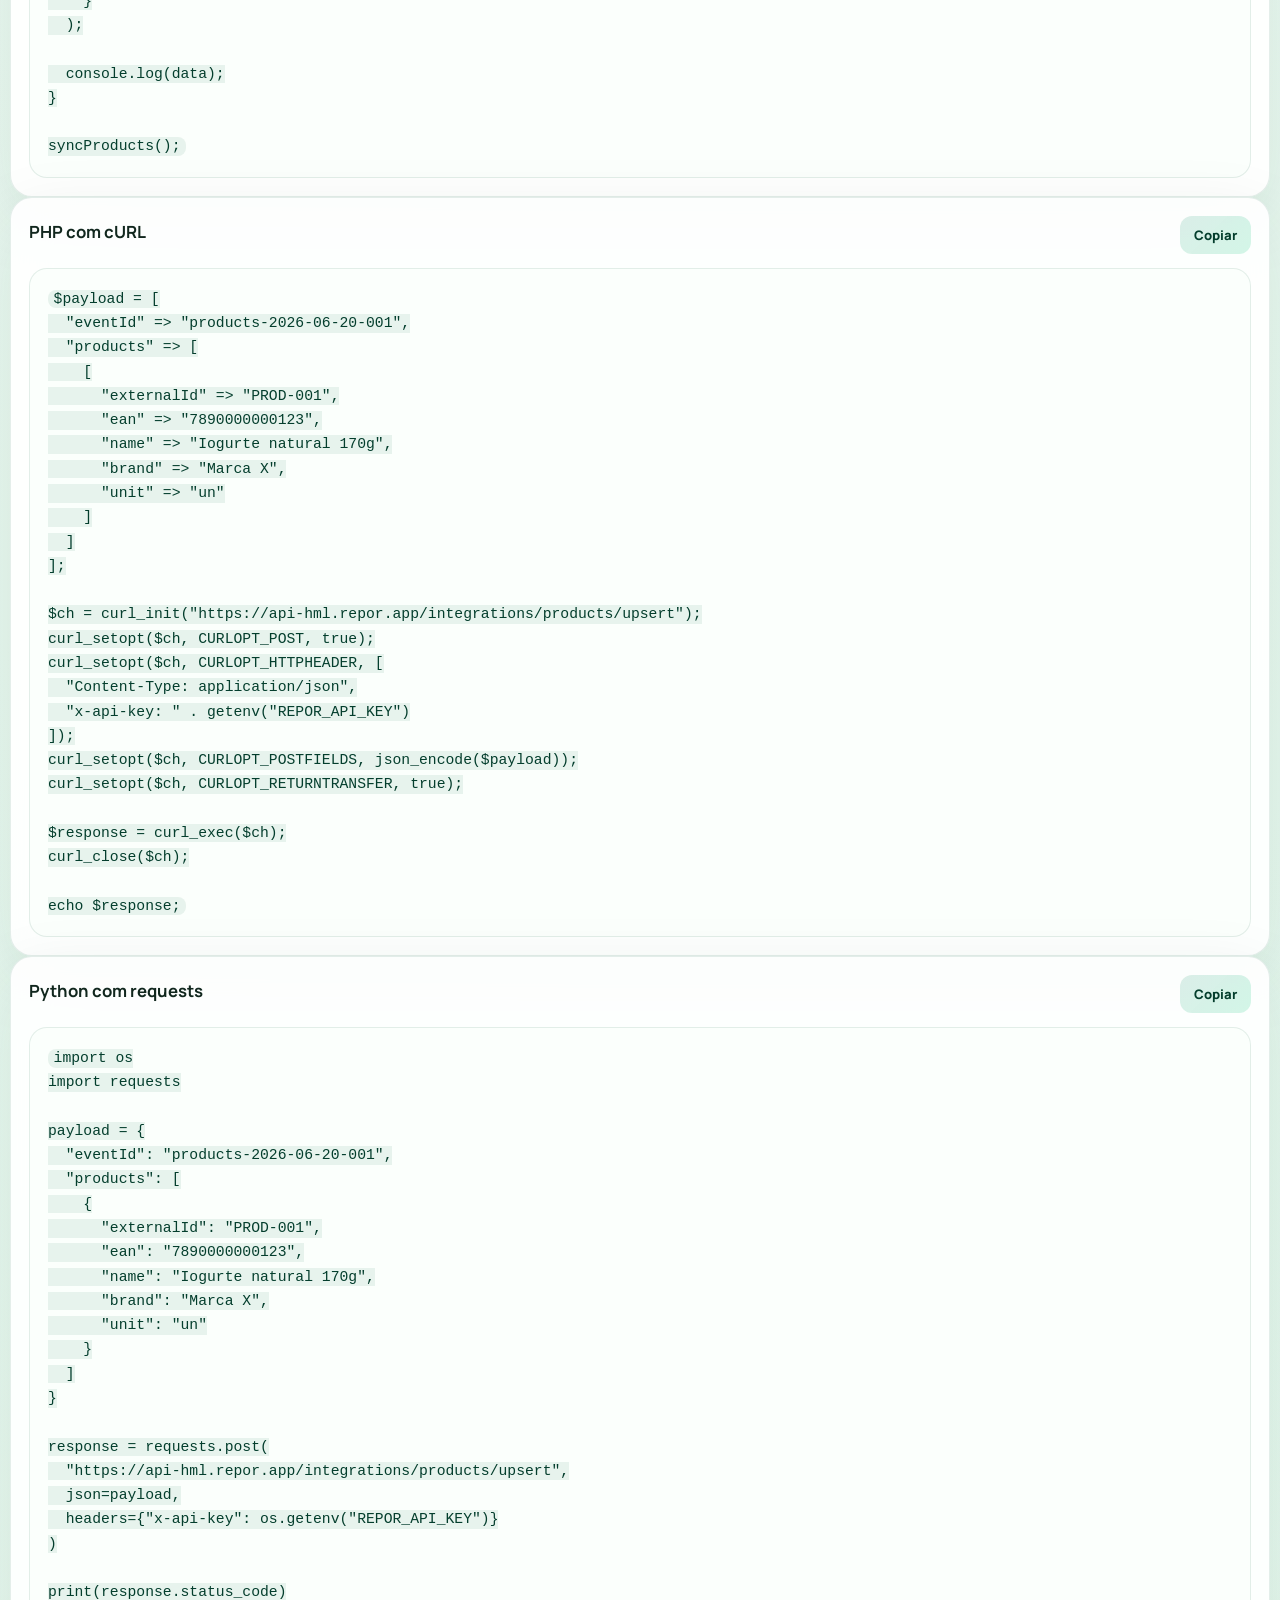
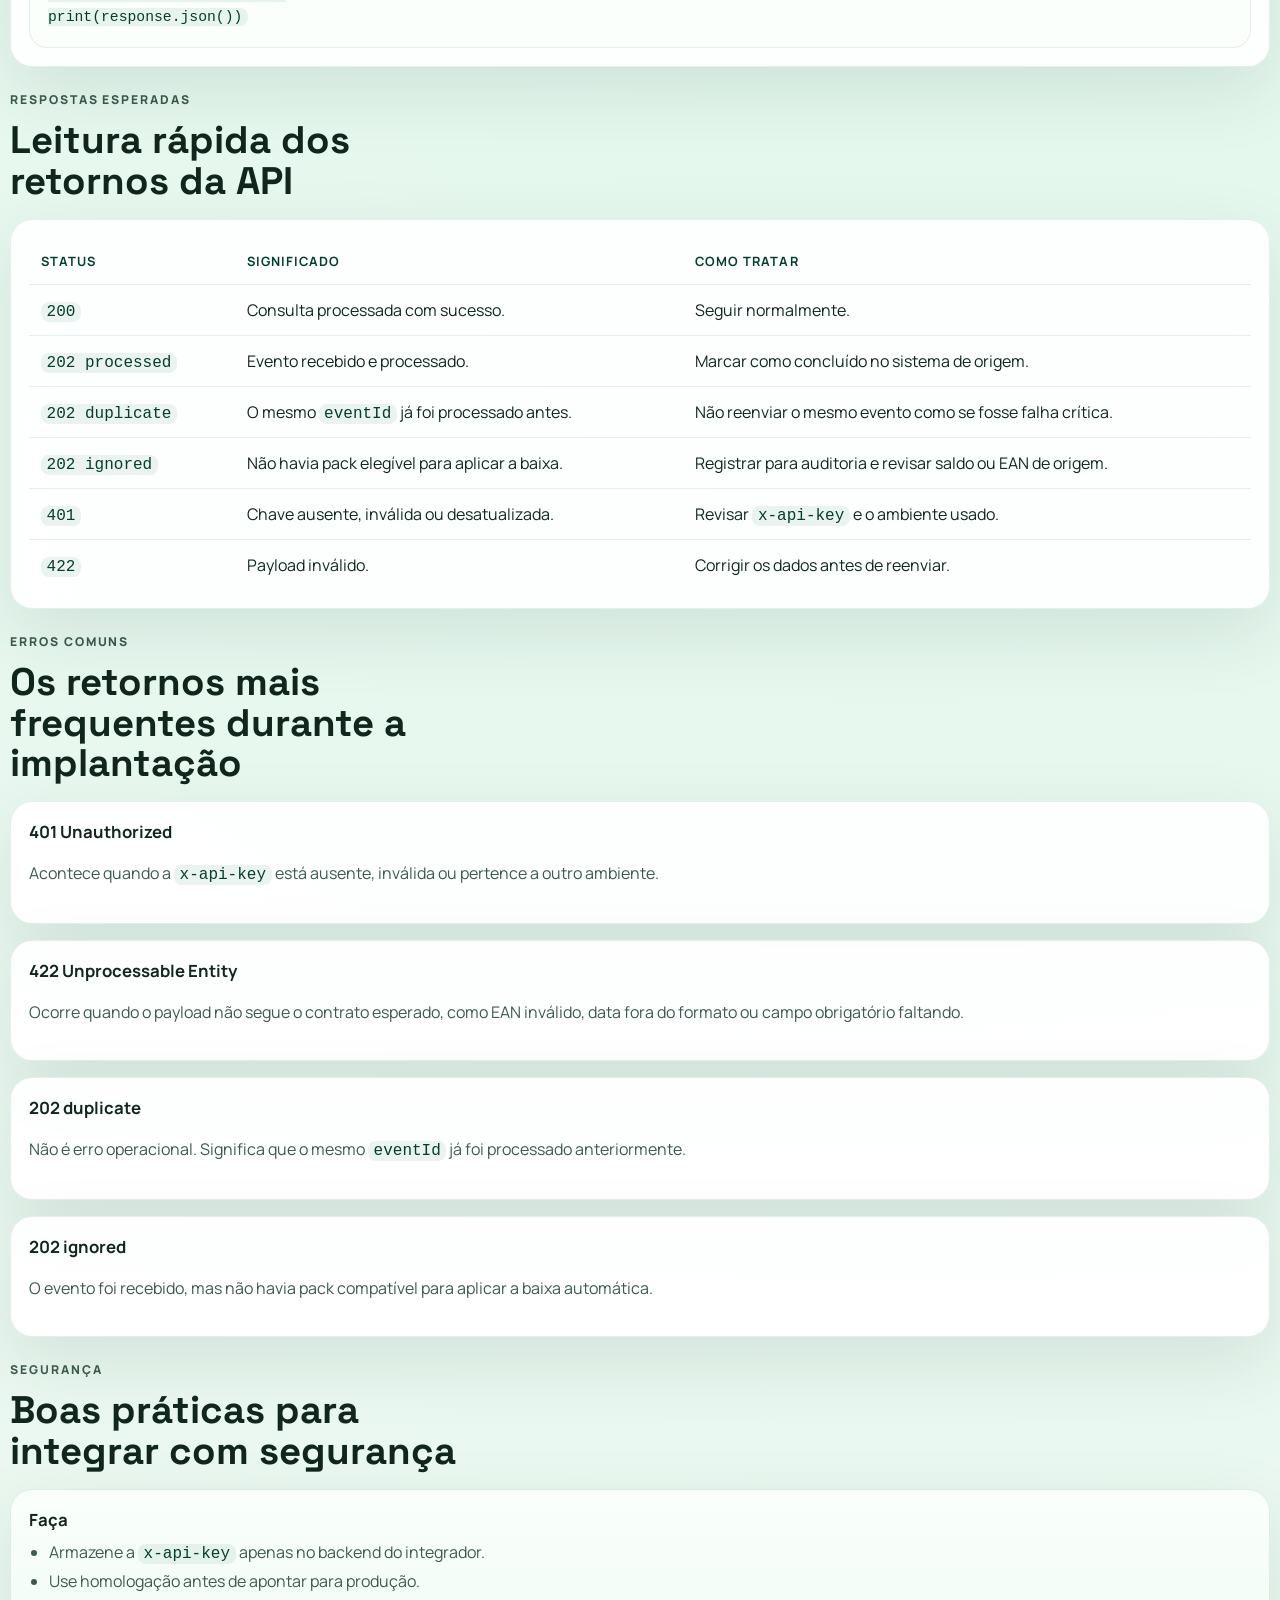
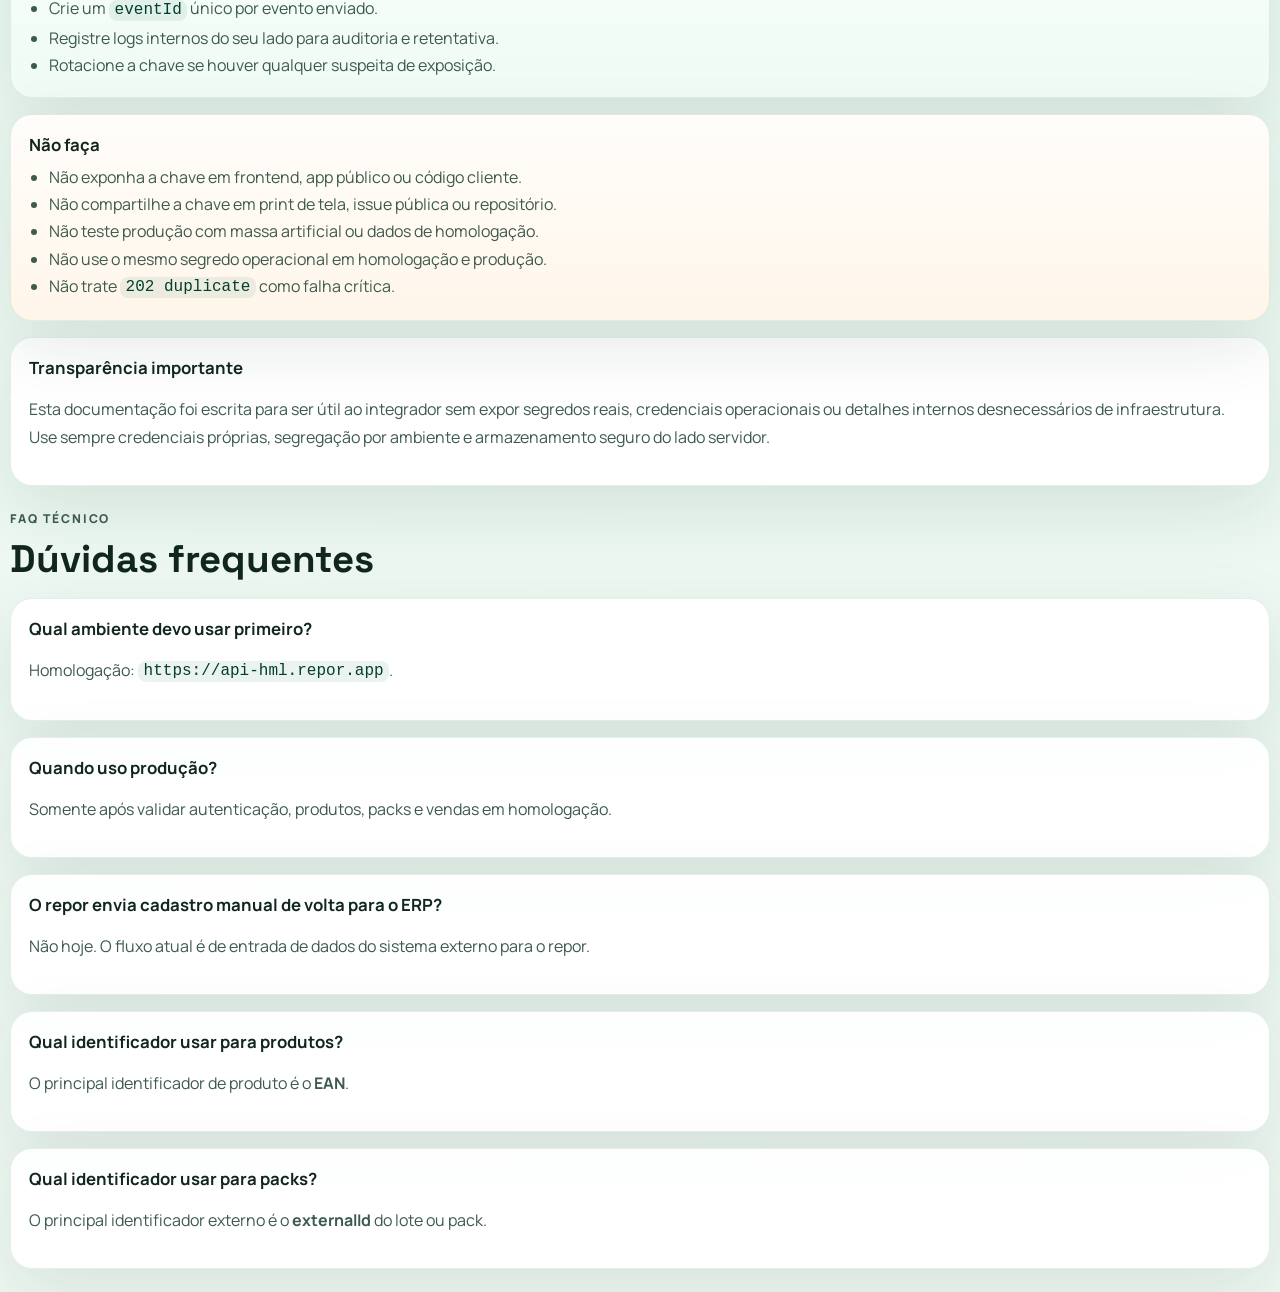
<file: docs/index.html>
<!DOCTYPE html>
<html lang="pt-BR">
  <head>
    <meta charset="UTF-8" />
    <meta name="viewport" content="width=device-width, initial-scale=1.0" />
    <title>repor | Documentação de Integração</title>
    <meta
      name="description"
      content="Documentação oficial da integração externa do repor para ERP, PDV e sistemas compatíveis."
    />
    <meta name="theme-color" content="#0a8c62" />
    <link rel="preconnect" href="https://fonts.googleapis.com" />
    <link rel="preconnect" href="https://fonts.gstatic.com" crossorigin />
    <link
      href="https://fonts.googleapis.com/css2?family=Manrope:wght@400;500;600;700;800&family=Space+Grotesk:wght@500;700&display=swap"
      rel="stylesheet"
    />
    <link rel="stylesheet" href="./styles.css" />
  </head>
  <body>
    <div class="page-shell">
      <div class="noise"></div>
      <div class="grid-light"></div>

      <header class="topbar">
        <a class="brand" href="#inicio" aria-label="repor documentação de integração">
          <span class="brand-mark">r</span>
          <span class="brand-copy">
            <strong>repor</strong>
            <small>documentação de integração</small>
          </span>
        </a>
        <nav class="topnav" aria-label="Navegação da documentação">
          <a href="#inicio">Início</a>
          <a href="#antes-de-comecar">Antes de começar</a>
          <a href="#ambientes">Ambientes</a>
          <a href="#passo-a-passo">Passo a passo</a>
          <a href="#endpoints">Endpoints</a>
          <a href="#exemplos">Exemplos</a>
          <a href="#seguranca">Segurança</a>
        </nav>
        <div class="topbar-actions">
          <a class="topbar-cta" href="./guia-rapido.html">Guia rápido</a>
        </div>
      </header>

      <main class="layout">
        <aside class="sidebar glass-panel">
          <p class="sidebar-label">Navegação rápida</p>
          <a href="#inicio">Visão geral</a>
          <a href="#antes-de-comecar">Antes de começar</a>
          <a href="#ambientes">Ambientes</a>
          <a href="#arquitetura">Arquitetura</a>
          <a href="#passo-a-passo">Passo a passo</a>
          <a href="#autenticacao">Autenticação</a>
          <a href="#checklist">Checklist</a>
          <a href="#endpoints">Endpoints</a>
          <a href="#payloads">Payloads</a>
          <a href="#exemplos">Exemplos</a>
          <a href="#respostas">Respostas</a>
          <a href="#erros">Erros comuns</a>
          <a href="#seguranca">Segurança</a>
          <a href="#faq">FAQ técnico</a>
        </aside>

        <div class="content">
          <section class="hero glass-panel" id="inicio">
            <div>
              <p class="eyebrow">Integração externa oficial</p>
              <h1>Conecte ERP, PDV ou sistema de mercado ao repor</h1>
              <p class="lead">
                Este guia foi feito para o desenvolvedor integrar com o repor de forma segura,
                objetiva e sem adivinhação. Aqui você encontra os ambientes corretos, o fluxo
                recomendado, os endpoints disponíveis, exemplos por linguagem e os cuidados
                operacionais para homologação e produção.
              </p>
            </div>
            <div class="hero-grid">
              <article>
                <span>Autenticação externa</span>
                <strong><code>x-api-key</code></strong>
              </article>
              <article>
                <span>Chave de idempotência</span>
                <strong><code>eventId</code> obrigatório</strong>
              </article>
              <article>
                <span>Fluxo atual</span>
                <strong>Sistema externo envia dados para o repor</strong>
              </article>
              <article>
                <span>Escopo atual</span>
                <strong>Produtos, packs e baixas automáticas</strong>
              </article>
            </div>
          </section>

          <section class="section" id="antes-de-comecar">
            <div class="section-heading">
              <p class="eyebrow">Antes de começar</p>
              <h2>O que o integrador precisa ter para a integração funcionar</h2>
              <p>
                Se você é o programador responsável pela integração, confirme estes pontos
                primeiro. Isso evita perda de tempo com testes em ambiente certo, payload errado
                ou expectativa incorreta sobre o que o repor recebe.
              </p>
            </div>

            <div class="readiness-grid">
              <article class="readiness-card readiness-card-success">
                <h3>Checklist mínimo</h3>
                <ul>
                  <li>Conta do mercado com <strong>Integração Externa</strong> ativada no app.</li>
                  <li><strong>x-api-key</strong> gerada pelo administrador do mercado.</li>
                  <li><strong>JWT de administrador</strong> para consultar setores e configuração.</li>
                  <li>Setores já criados no repor para obter <code>sectorId</code> válido.</li>
                  <li>Sistema do mercado com capacidade de fazer <strong>requisições HTTP</strong>.</li>
                  <li>Venda ou estoque identificado por <strong>EAN</strong> e quantidade.</li>
                </ul>
              </article>

              <article class="readiness-card readiness-card-info">
                <h3>Como isso roda na prática</h3>
                <ul>
                  <li><strong>Terminal, curl e Postman</strong> são apenas para homologação técnica.</li>
                  <li>A operação real deve rodar no <strong>backend, ERP, PDV ou retaguarda</strong> do cliente.</li>
                  <li>O leitor de código de barras não integra sozinho: quem integra é o sistema que registra a venda.</li>
                  <li>O sistema do cliente deve chamar os endpoints de <code>products/upsert</code>, <code>batches/sync</code> e <code>sales</code>.</li>
                </ul>
              </article>
            </div>

            <div class="info-card warning full-width-card">
              <h3>Leitura rápida para não perder tempo</h3>
              <p>
                Se o sistema do mercado não consegue enviar requisições HTTP, não consegue expor o
                <code>EAN</code> vendido ou não permite customização/integradores, a integração não
                será automática. O repor está pronto para receber os dados; o sistema externo
                também precisa estar apto a enviá-los.
              </p>
            </div>
          </section>

          <section class="section" id="ambientes">
            <div class="section-heading">
              <p class="eyebrow">Ambientes</p>
              <h2>Use homologação para testes e produção apenas para operação real</h2>
              <p>
                A integração externa do repor possui ambientes separados. Sempre valide a
                implementação em homologação antes de apontar o sistema para produção.
              </p>
            </div>
            <div class="environment-grid">
              <article class="environment-card environment-card-hml">
                <div class="environment-top">
                  <span class="environment-badge environment-badge-hml">Homologação</span>
                  <strong>Recomendado para testes</strong>
                </div>
                <h3>https://api-hml.repor.app</h3>
                <ul>
                  <li>Ambiente público para testes técnicos com ERP, PDV e sistemas parceiros.</li>
                  <li>Ideal para validar autenticação, payloads, idempotência e cenários de erro.</li>
                  <li>Não afeta a operação real do mercado.</li>
                  <li>Dados podem ser ajustados ou reiniciados pela equipe do repor.</li>
                </ul>
              </article>
              <article class="environment-card environment-card-prod">
                <div class="environment-top">
                  <span class="environment-badge environment-badge-prod">Produção</span>
                  <strong>Uso operacional</strong>
                </div>
                <h3>https://api.repor.app</h3>
                <ul>
                  <li>Use apenas após homologação concluída e validada.</li>
                  <li>Afeta dados reais do mercado e a rotina operacional do app.</li>
                  <li>Exige chave e massa de dados próprias de produção.</li>
                  <li>Não use payloads de teste ou eventos experimentais neste ambiente.</li>
                </ul>
              </article>
            </div>
            <div class="info-card warning full-width-card">
              <h3>Regra prática</h3>
              <p>
                Se você está ajustando payloads, validando retorno da API ou testando a integração
                pela primeira vez, use <strong>homologação</strong>. Produção deve receber apenas
                tráfego validado.
              </p>
            </div>
          </section>

          <section class="section" id="arquitetura">
            <div class="section-heading">
              <p class="eyebrow">Arquitetura</p>
              <h2>Como a integração funciona hoje</h2>
            </div>
            <div class="info-grid">
              <article class="info-card success">
                <h3>O que já funciona</h3>
                <ul>
                  <li>Receber catálogo de produtos por EAN.</li>
                  <li>Receber packs ou lotes com quantidade, validade e setor.</li>
                  <li>Receber vendas para baixa automática de quantidade.</li>
                  <li>Permitir operação manual no app mesmo com integração ativa.</li>
                  <li>Tratar reenvio de eventos com idempotência por <code>eventId</code>.</li>
                </ul>
              </article>
              <article class="info-card warning">
                <h3>O que não faz hoje</h3>
                <ul>
                  <li>Enviar cadastro manual do repor de volta para o ERP.</li>
                  <li>Sincronizar automaticamente setores criados fora do repor.</li>
                  <li>Operar como integração bidirecional completa.</li>
                </ul>
              </article>
            </div>
          </section>

          <section class="section" id="passo-a-passo">
            <div class="section-heading">
              <p class="eyebrow">Passo a passo</p>
              <h2>Fluxo recomendado para iniciar uma integração</h2>
            </div>
            <div class="timeline">
              <article class="timeline-step"><span>1</span><div><h3>Ative a integração no repor</h3><p>No app, acesse <strong>Ajustes &gt; Integração Externa</strong> e ative a integração do mercado.</p></div></article>
              <article class="timeline-step"><span>2</span><div><h3>Gere a chave</h3><p>Um administrador do repor deve gerar a chave de integração do mercado.</p></div></article>
              <article class="timeline-step"><span>3</span><div><h3>Consulte os setores do mercado</h3><p>Use <code>GET /markets/current/integration/sectors</code> com JWT de administrador para descobrir os <code>sectorId</code> válidos.</p></div></article>
              <article class="timeline-step"><span>4</span><div><h3>Valide a conectividade</h3><p>Faça um <code>GET /integrations/status</code> com <code>x-api-key</code> no ambiente correto.</p></div></article>
              <article class="timeline-step"><span>5</span><div><h3>Sincronize produtos</h3><p>Envie o catálogo por EAN usando <code>POST /integrations/products/upsert</code>.</p></div></article>
              <article class="timeline-step"><span>6</span><div><h3>Sincronize packs</h3><p>Envie lotes com <code>externalId</code>, validade, quantidade e <code>sectorId</code>.</p></div></article>
              <article class="timeline-step"><span>7</span><div><h3>Envie vendas</h3><p>Ao vender no caixa, envie o evento para <code>POST /integrations/sales</code> para baixa automática.</p></div></article>
              <article class="timeline-step"><span>8</span><div><h3>Promova para produção</h3><p>Após validar tudo em homologação, troque a base URL e a chave para produção.</p></div></article>
            </div>
          </section>

          <section class="section" id="autenticacao">
            <div class="section-heading">
              <p class="eyebrow">Autenticação</p>
              <h2>Há dois tipos de acesso envolvidos</h2>
            </div>
            <div class="table-card glass-panel">
              <table>
                <thead>
                  <tr>
                    <th>Tipo</th>
                    <th>Uso</th>
                    <th>Como autentica</th>
                  </tr>
                </thead>
                <tbody>
                  <tr>
                    <td>Administrador do repor</td>
                    <td>Ativar integração, consultar configuração e gerar chave.</td>
                    <td><code>Authorization: Bearer &lt;jwt-admin&gt;</code></td>
                  </tr>
                  <tr>
                    <td>Sistema externo</td>
                    <td>Enviar produtos, packs e vendas para o repor.</td>
                    <td><code>x-api-key: &lt;chave&gt;</code></td>
                  </tr>
                </tbody>
              </table>
            </div>
          </section>

          <section class="section" id="checklist">
            <div class="section-heading">
              <p class="eyebrow">Checklist</p>
              <h2>Pré-requisitos antes da primeira chamada</h2>
            </div>
            <div class="info-grid">
              <article class="info-card"><h3>1. Mercado com integração ativa</h3><p>Sem isso, a API externa não deve ser usada como pronta para operação.</p></article>
              <article class="info-card"><h3>2. Chave gerada</h3><p>A <code>x-api-key</code> deve ficar apenas no backend do integrador.</p></article>
              <article class="info-card"><h3>3. Setores existentes no repor</h3><p>Os packs exigem <code>sectorId</code> válido. Consulte <code>GET /markets/current/integration/sectors</code> antes do primeiro <code>batches/sync</code>.</p></article>
              <article class="info-card"><h3>4. Estratégia de <code>eventId</code></h3><p>Use um identificador único por evento para evitar duplicidade no reenvio.</p></article>
            </div>
          </section>

          <section class="section" id="endpoints">
            <div class="section-heading">
              <p class="eyebrow">Endpoints</p>
              <h2>Use os filtros para focar apenas no que interessa</h2>
            </div>
            <div class="filter-row">
              <button class="filter-chip active" data-filter-group="endpoint" data-filter="all">Todos</button>
              <button class="filter-chip" data-filter-group="endpoint" data-filter="admin">Administrativos</button>
              <button class="filter-chip" data-filter-group="endpoint" data-filter="external">Externos</button>
            </div>
            <div class="endpoint-list">
              <article class="endpoint-card glass-panel filterable-item" data-filter-type="endpoint" data-filter-tags="admin">
                <div class="endpoint-head"><span class="method get">GET</span><code>/markets/current/integration</code></div>
                <p>Retorna a configuração atual da integração do mercado autenticado.</p>
                <p><strong>Auth:</strong> <code>Authorization: Bearer &lt;jwt-admin&gt;</code></p>
              </article>
              <article class="endpoint-card glass-panel filterable-item" data-filter-type="endpoint" data-filter-tags="admin">
                <div class="endpoint-head"><span class="method patch">PATCH</span><code>/markets/current/integration</code></div>
                <p>Ativa ou desativa a integração e ajusta preferências do mercado.</p>
                <p><strong>Body:</strong> <code>{ enabled, realtimeUpdates?, syncIntervalSeconds?, soldOutLabel?, providerName? }</code></p>
              </article>
              <article class="endpoint-card glass-panel filterable-item" data-filter-type="endpoint" data-filter-tags="admin">
                <div class="endpoint-head"><span class="method post">POST</span><code>/markets/current/integration/rotate-key</code></div>
                <p>Gera uma nova chave de integração para o sistema externo.</p>
                <p><strong>Resposta:</strong> <code>{ apiKey, integration }</code></p>
              </article>
              <article class="endpoint-card glass-panel filterable-item" data-filter-type="endpoint" data-filter-tags="admin">
                <div class="endpoint-head"><span class="method get">GET</span><code>/markets/current/integration/sectors</code></div>
                <p>Lista os setores válidos do mercado para o integrador obter o <code>sectorId</code> correto.</p>
                <p><strong>Auth:</strong> <code>Authorization: Bearer &lt;jwt-admin&gt;</code></p>
                <p><strong>Resposta:</strong> <code>{ sectors: [{ id, name, defaultAlertDays, description }] }</code></p>
              </article>
              <article class="endpoint-card glass-panel filterable-item" data-filter-type="endpoint" data-filter-tags="admin">
                <div class="endpoint-head"><span class="method get">GET</span><code>/me/snapshot</code></div>
                <p>Útil para consultar dados internos do mercado, inclusive setores e respectivos IDs, mas o endpoint preferencial para integração é <code>/markets/current/integration/sectors</code>.</p>
              </article>
              <article class="endpoint-card glass-panel filterable-item" data-filter-type="endpoint" data-filter-tags="external">
                <div class="endpoint-head"><span class="method get">GET</span><code>/integrations/status</code></div>
                <p>Healthcheck da integração. Use para validar se a chave está correta.</p>
                <p><strong>Header:</strong> <code>x-api-key</code></p>
              </article>
              <article class="endpoint-card glass-panel filterable-item" data-filter-type="endpoint" data-filter-tags="external">
                <div class="endpoint-head"><span class="method post">POST</span><code>/integrations/products/upsert</code></div>
                <p>Cria ou atualiza produtos do catálogo do repor por EAN.</p>
                <p><strong>Header:</strong> <code>x-api-key</code></p>
                <p><strong>Limite:</strong> até 500 produtos por chamada.</p>
              </article>
              <article class="endpoint-card glass-panel filterable-item" data-filter-type="endpoint" data-filter-tags="external">
                <div class="endpoint-head"><span class="method post">POST</span><code>/integrations/batches/sync</code></div>
                <p>Cria ou atualiza packs ou lotes do repor.</p>
                <p><strong>Header:</strong> <code>x-api-key</code></p>
                <p><strong>Chave externa:</strong> <code>externalId</code></p>
              </article>
              <article class="endpoint-card glass-panel filterable-item" data-filter-type="endpoint" data-filter-tags="external">
                <div class="endpoint-head"><span class="method post">POST</span><code>/integrations/sales</code></div>
                <p>Envia vendas para o repor dar baixa automática nas quantidades por EAN.</p>
                <p><strong>Header:</strong> <code>x-api-key</code></p>
                <p><strong>Limite:</strong> até 500 itens por chamada.</p>
              </article>
            </div>
          </section>

          <section class="section" id="payloads">
            <div class="section-heading">
              <p class="eyebrow">Payloads</p>
              <h2>Contratos oficiais</h2>
            </div>
            <div class="payload-block glass-panel">
              <div class="payload-head"><h3>Ativar integração</h3></div>
              <pre><code>{
  "enabled": true,
  "realtimeUpdates": true,
  "syncIntervalSeconds": 15,
  "soldOutLabel": "Esgotado",
  "providerName": "ERP Mercado X"
}</code></pre>
            </div>
            <div class="payload-block glass-panel">
              <div class="payload-head"><h3>Setores da integração</h3></div>
              <pre><code>{
  "sectors": [
    {
      "id": "6264f55f-961f-4c55-8bd0-6678380c7933",
      "name": "Mercearia",
      "defaultAlertDays": 30,
      "description": "Setor principal"
    }
  ]
}</code></pre>
            </div>
            <div class="payload-block glass-panel">
              <div class="payload-head"><h3>Produtos</h3></div>
              <pre><code>{
  "eventId": "products-2026-06-20-001",
  "products": [
    {
      "externalId": "PROD-001",
      "ean": "7890000000123",
      "name": "Iogurte natural 170g",
      "brand": "Marca X",
      "unit": "un"
    }
  ]
}</code></pre>
            </div>
            <div class="payload-block glass-panel">
              <div class="payload-head"><h3>Packs ou lotes</h3></div>
              <pre><code>{
  "eventId": "batches-2026-06-20-001",
  "batches": [
    {
      "externalId": "LOT-0001",
      "ean": "7890000000123",
      "productName": "Iogurte natural 170g",
      "quantity": 12,
      "expirationDate": "2026-07-15",
      "sectorId": "UUID_DO_SETOR_NO_REPOR",
      "alertLeadDays": 30
    }
  ]
}</code></pre>
            </div>
            <div class="payload-block glass-panel">
              <div class="payload-head"><h3>Vendas</h3></div>
              <pre><code>{
  "eventId": "sale-2026-06-20-001",
  "soldAt": "2026-06-20T14:03:00.000Z",
  "items": [
    {
      "ean": "7890000000123",
      "quantity": 2
    }
  ]
}</code></pre>
            </div>
          </section>

          <section class="section" id="exemplos">
            <div class="section-heading">
              <p class="eyebrow">Exemplos por linguagem</p>
              <h2>Filtre para ver apenas o exemplo que você precisa</h2>
            </div>
            <div class="filter-row">
              <button class="filter-chip active" data-filter-group="lang" data-filter="all">Todos</button>
              <button class="filter-chip" data-filter-group="lang" data-filter="node">Node.js</button>
              <button class="filter-chip" data-filter-group="lang" data-filter="php">PHP</button>
              <button class="filter-chip" data-filter-group="lang" data-filter="python">Python</button>
            </div>

            <div class="payload-block glass-panel filterable-item" data-filter-type="lang" data-filter-tags="node">
              <div class="payload-head">
                <h3>Node.js com fetch</h3>
                <button class="copy-button" data-copy="const response = await fetch('https://api-hml.repor.app/integrations/products/upsert', { method: 'POST', headers: { 'Content-Type': 'application/json', 'x-api-key': process.env.REPOR_API_KEY }, body: JSON.stringify({ eventId: 'products-2026-06-20-001', products: [{ externalId: 'PROD-001', ean: '7890000000123', name: 'Iogurte natural 170g', brand: 'Marca X', unit: 'un' }] }) }); const data = await response.json(); console.log(data);">Copiar</button>
              </div>
              <pre><code>const response = await fetch(
  "https://api-hml.repor.app/integrations/products/upsert",
  {
    method: "POST",
    headers: {
      "Content-Type": "application/json",
      "x-api-key": process.env.REPOR_API_KEY
    },
    body: JSON.stringify({
      eventId: "products-2026-06-20-001",
      products: [
        {
          externalId: "PROD-001",
          ean: "7890000000123",
          name: "Iogurte natural 170g",
          brand: "Marca X",
          unit: "un"
        }
      ]
    })
  }
);

const data = await response.json();
console.log(data);</code></pre>
            </div>

            <div class="payload-block glass-panel filterable-item" data-filter-type="lang" data-filter-tags="node">
              <div class="payload-head">
                <h3>Node.js com Axios</h3>
                <button class="copy-button" data-copy="const axios = require('axios'); async function syncProducts() { const { data } = await axios.post('https://api-hml.repor.app/integrations/products/upsert', { eventId: 'products-2026-06-20-001', products: [{ externalId: 'PROD-001', ean: '7890000000123', name: 'Iogurte natural 170g', brand: 'Marca X', unit: 'un' }] }, { headers: { 'x-api-key': process.env.REPOR_API_KEY } }); console.log(data); } syncProducts();">Copiar</button>
              </div>
              <pre><code>const axios = require("axios");

async function syncProducts() {
  const { data } = await axios.post(
    "https://api-hml.repor.app/integrations/products/upsert",
    {
      eventId: "products-2026-06-20-001",
      products: [
        {
          externalId: "PROD-001",
          ean: "7890000000123",
          name: "Iogurte natural 170g",
          brand: "Marca X",
          unit: "un"
        }
      ]
    },
    {
      headers: {
        "x-api-key": process.env.REPOR_API_KEY
      }
    }
  );

  console.log(data);
}

syncProducts();</code></pre>
            </div>

            <div class="payload-block glass-panel filterable-item" data-filter-type="lang" data-filter-tags="php">
              <div class="payload-head">
                <h3>PHP com cURL</h3>
                <button class="copy-button" data-copy="$payload = ['eventId' => 'products-2026-06-20-001','products' => [['externalId' => 'PROD-001','ean' => '7890000000123','name' => 'Iogurte natural 170g','brand' => 'Marca X','unit' => 'un']]]; $ch = curl_init('https://api-hml.repor.app/integrations/products/upsert'); curl_setopt($ch, CURLOPT_POST, true); curl_setopt($ch, CURLOPT_HTTPHEADER, ['Content-Type: application/json', 'x-api-key: ' . getenv('REPOR_API_KEY')]); curl_setopt($ch, CURLOPT_POSTFIELDS, json_encode($payload)); curl_setopt($ch, CURLOPT_RETURNTRANSFER, true); $response = curl_exec($ch); curl_close($ch); echo $response;">Copiar</button>
              </div>
              <pre><code>$payload = [
  "eventId" => "products-2026-06-20-001",
  "products" => [
    [
      "externalId" => "PROD-001",
      "ean" => "7890000000123",
      "name" => "Iogurte natural 170g",
      "brand" => "Marca X",
      "unit" => "un"
    ]
  ]
];

$ch = curl_init("https://api-hml.repor.app/integrations/products/upsert");
curl_setopt($ch, CURLOPT_POST, true);
curl_setopt($ch, CURLOPT_HTTPHEADER, [
  "Content-Type: application/json",
  "x-api-key: " . getenv("REPOR_API_KEY")
]);
curl_setopt($ch, CURLOPT_POSTFIELDS, json_encode($payload));
curl_setopt($ch, CURLOPT_RETURNTRANSFER, true);

$response = curl_exec($ch);
curl_close($ch);

echo $response;</code></pre>
            </div>

            <div class="payload-block glass-panel filterable-item" data-filter-type="lang" data-filter-tags="python">
              <div class="payload-head">
                <h3>Python com requests</h3>
                <button class="copy-button" data-copy="import os\nimport requests\n\npayload = {\n  'eventId': 'products-2026-06-20-001',\n  'products': [\n    {\n      'externalId': 'PROD-001',\n      'ean': '7890000000123',\n      'name': 'Iogurte natural 170g',\n      'brand': 'Marca X',\n      'unit': 'un'\n    }\n  ]\n}\n\nresponse = requests.post(\n  'https://api-hml.repor.app/integrations/products/upsert',\n  json=payload,\n  headers={'x-api-key': os.getenv('REPOR_API_KEY')}\n)\n\nprint(response.status_code)\nprint(response.json())">Copiar</button>
              </div>
              <pre><code>import os
import requests

payload = {
  "eventId": "products-2026-06-20-001",
  "products": [
    {
      "externalId": "PROD-001",
      "ean": "7890000000123",
      "name": "Iogurte natural 170g",
      "brand": "Marca X",
      "unit": "un"
    }
  ]
}

response = requests.post(
  "https://api-hml.repor.app/integrations/products/upsert",
  json=payload,
  headers={"x-api-key": os.getenv("REPOR_API_KEY")}
)

print(response.status_code)
print(response.json())</code></pre>
            </div>
          </section>

          <section class="section" id="respostas">
            <div class="section-heading">
              <p class="eyebrow">Respostas esperadas</p>
              <h2>Leitura rápida dos retornos da API</h2>
            </div>
            <div class="table-card glass-panel">
              <table>
                <thead>
                  <tr>
                    <th>Status</th>
                    <th>Significado</th>
                    <th>Como tratar</th>
                  </tr>
                </thead>
                <tbody>
                  <tr>
                    <td><code>200</code></td>
                    <td>Consulta processada com sucesso.</td>
                    <td>Seguir normalmente.</td>
                  </tr>
                  <tr>
                    <td><code>202 processed</code></td>
                    <td>Evento recebido e processado.</td>
                    <td>Marcar como concluído no sistema de origem.</td>
                  </tr>
                  <tr>
                    <td><code>202 duplicate</code></td>
                    <td>O mesmo <code>eventId</code> já foi processado antes.</td>
                    <td>Não reenviar o mesmo evento como se fosse falha crítica.</td>
                  </tr>
                  <tr>
                    <td><code>202 ignored</code></td>
                    <td>Não havia pack elegível para aplicar a baixa.</td>
                    <td>Registrar para auditoria e revisar saldo ou EAN de origem.</td>
                  </tr>
                  <tr>
                    <td><code>401</code></td>
                    <td>Chave ausente, inválida ou desatualizada.</td>
                    <td>Revisar <code>x-api-key</code> e o ambiente usado.</td>
                  </tr>
                  <tr>
                    <td><code>422</code></td>
                    <td>Payload inválido.</td>
                    <td>Corrigir os dados antes de reenviar.</td>
                  </tr>
                </tbody>
              </table>
            </div>
          </section>

          <section class="section" id="erros">
            <div class="section-heading">
              <p class="eyebrow">Erros comuns</p>
              <h2>Os retornos mais frequentes durante a implantação</h2>
            </div>
            <div class="info-grid">
              <article class="info-card">
                <h3>401 Unauthorized</h3>
                <p>Acontece quando a <code>x-api-key</code> está ausente, inválida ou pertence a outro ambiente.</p>
              </article>
              <article class="info-card">
                <h3>422 Unprocessable Entity</h3>
                <p>Ocorre quando o payload não segue o contrato esperado, como EAN inválido, data fora do formato ou campo obrigatório faltando.</p>
              </article>
              <article class="info-card">
                <h3>202 duplicate</h3>
                <p>Não é erro operacional. Significa que o mesmo <code>eventId</code> já foi processado anteriormente.</p>
              </article>
              <article class="info-card">
                <h3>202 ignored</h3>
                <p>O evento foi recebido, mas não havia pack compatível para aplicar a baixa automática.</p>
              </article>
            </div>
          </section>

          <section class="section" id="seguranca">
            <div class="section-heading">
              <p class="eyebrow">Segurança</p>
              <h2>Boas práticas para integrar com segurança</h2>
            </div>
            <div class="info-grid">
              <article class="info-card success">
                <h3>Faça</h3>
                <ul>
                  <li>Armazene a <code>x-api-key</code> apenas no backend do integrador.</li>
                  <li>Use homologação antes de apontar para produção.</li>
                  <li>Crie um <code>eventId</code> único por evento enviado.</li>
                  <li>Registre logs internos do seu lado para auditoria e retentativa.</li>
                  <li>Rotacione a chave se houver qualquer suspeita de exposição.</li>
                </ul>
              </article>
              <article class="info-card warning">
                <h3>Não faça</h3>
                <ul>
                  <li>Não exponha a chave em frontend, app público ou código cliente.</li>
                  <li>Não compartilhe a chave em print de tela, issue pública ou repositório.</li>
                  <li>Não teste produção com massa artificial ou dados de homologação.</li>
                  <li>Não use o mesmo segredo operacional em homologação e produção.</li>
                  <li>Não trate <code>202 duplicate</code> como falha crítica.</li>
                </ul>
              </article>
            </div>
            <div class="info-card full-width-card">
              <h3>Transparência importante</h3>
              <p>
                Esta documentação foi escrita para ser útil ao integrador sem expor segredos reais,
                credenciais operacionais ou detalhes internos desnecessários de infraestrutura.
                Use sempre credenciais próprias, segregação por ambiente e armazenamento seguro
                do lado servidor.
              </p>
            </div>
          </section>

          <section class="section" id="faq">
            <div class="section-heading">
              <p class="eyebrow">FAQ técnico</p>
              <h2>Dúvidas frequentes</h2>
            </div>
            <div class="faq-list">
              <article><h3>Qual ambiente devo usar primeiro?</h3><p>Homologação: <code>https://api-hml.repor.app</code>.</p></article>
              <article><h3>Quando uso produção?</h3><p>Somente após validar autenticação, produtos, packs e vendas em homologação.</p></article>
              <article><h3>O repor envia cadastro manual de volta para o ERP?</h3><p>Não hoje. O fluxo atual é de entrada de dados do sistema externo para o repor.</p></article>
              <article><h3>Qual identificador usar para produtos?</h3><p>O principal identificador de produto é o <strong>EAN</strong>.</p></article>
              <article><h3>Qual identificador usar para packs?</h3><p>O principal identificador externo é o <strong>externalId</strong> do lote ou pack.</p></article>
            </div>
          </section>
        </div>
      </main>
    </div>

    <script src="./script.js"></script>
  </body>
</html>
</file>
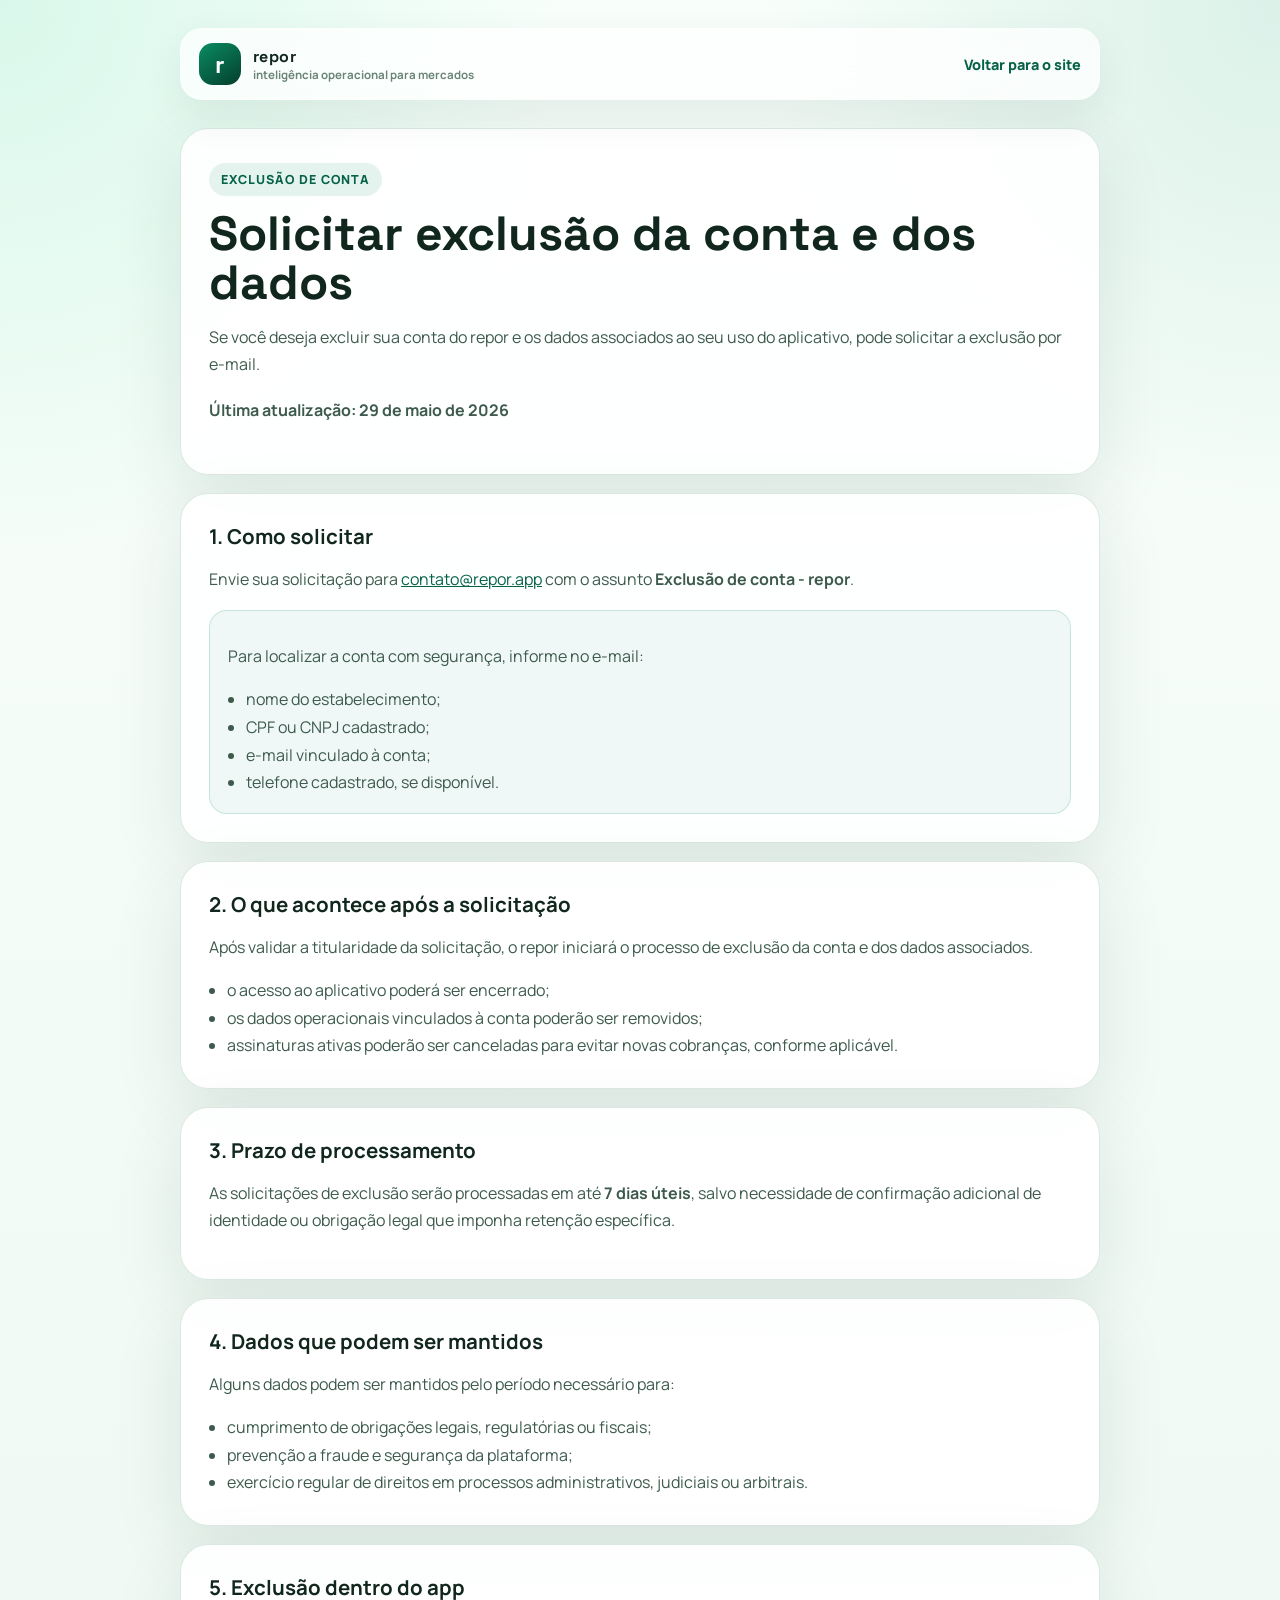
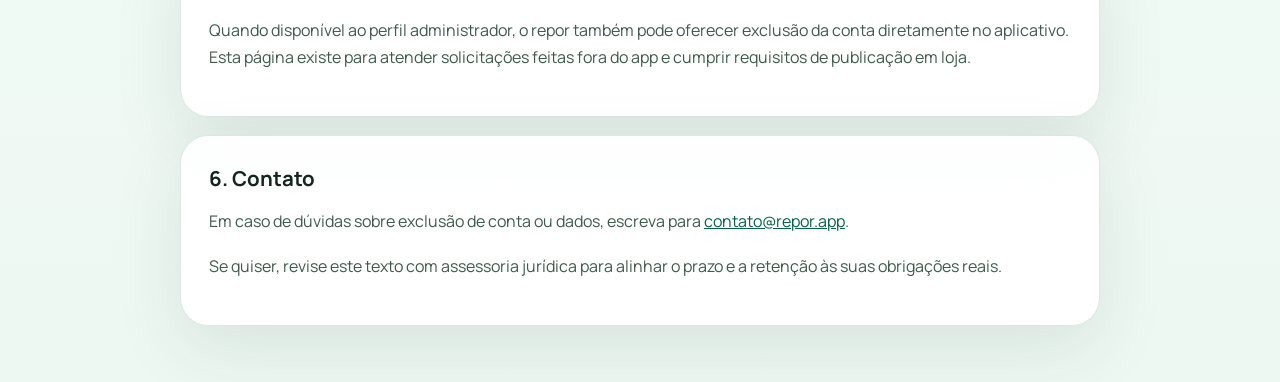
<file: delete-account.html>
<!DOCTYPE html>
<html lang="pt-BR">
  <head>
    <meta charset="UTF-8" />
    <meta name="viewport" content="width=device-width, initial-scale=1.0" />
    <title>Exclusão de Conta | repor</title>
    <meta
      name="description"
      content="Solicitação de exclusão de conta e dados do aplicativo repor."
    />
    <link rel="preconnect" href="https://fonts.googleapis.com" />
    <link rel="preconnect" href="https://fonts.gstatic.com" crossorigin />
    <link
      href="https://fonts.googleapis.com/css2?family=Manrope:wght@400;500;600;700;800&family=Space+Grotesk:wght@500;700&display=swap"
      rel="stylesheet"
    />
    <style>
      :root {
        --bg: #f4fcf7;
        --bg-soft: #eef8f2;
        --surface: rgba(255, 255, 255, 0.9);
        --line: rgba(9, 93, 64, 0.14);
        --text: #11271e;
        --text-soft: #3d5a4d;
        --text-muted: #6a8478;
        --green-4: #0a8c62;
        --green-5: #066347;
        --green-6: #043e2d;
        --shadow: 0 22px 70px rgba(7, 52, 36, 0.1);
        --container: min(920px, calc(100vw - 36px));
      }

      * {
        box-sizing: border-box;
      }

      body {
        margin: 0;
        color: var(--text);
        font-family: "Manrope", sans-serif;
        background:
          radial-gradient(circle at top left, rgba(57, 212, 150, 0.16), transparent 24%),
          radial-gradient(circle at top right, rgba(10, 140, 98, 0.12), transparent 22%),
          linear-gradient(180deg, #f8fffb 0%, var(--bg) 38%, var(--bg-soft) 100%);
      }

      a {
        color: var(--green-5);
      }

      .shell {
        width: var(--container);
        margin: 0 auto;
        padding: 28px 0 56px;
      }

      .topbar {
        display: flex;
        align-items: center;
        justify-content: space-between;
        gap: 16px;
        margin-bottom: 28px;
        padding: 14px 18px;
        border: 1px solid rgba(255, 255, 255, 0.68);
        border-radius: 22px;
        background: rgba(255, 255, 255, 0.74);
        backdrop-filter: blur(18px);
        box-shadow: 0 16px 40px rgba(6, 54, 37, 0.08);
      }

      .brand {
        display: inline-flex;
        align-items: center;
        gap: 12px;
        color: inherit;
        text-decoration: none;
      }

      .brand-mark {
        display: grid;
        place-items: center;
        width: 42px;
        height: 42px;
        border-radius: 14px;
        background: linear-gradient(145deg, var(--green-4), var(--green-6));
        color: #fff;
        font-family: "Space Grotesk", sans-serif;
        font-size: 1.5rem;
        font-weight: 700;
      }

      .brand-copy {
        display: grid;
      }

      .brand-copy strong {
        font-family: "Space Grotesk", sans-serif;
        font-size: 1rem;
        letter-spacing: 0.03em;
      }

      .brand-copy small {
        color: var(--text-muted);
        font-size: 0.72rem;
        font-weight: 700;
      }

      .back-link {
        text-decoration: none;
        font-size: 0.9rem;
        font-weight: 800;
      }

      .hero,
      .section {
        border: 1px solid var(--line);
        border-radius: 28px;
        background: var(--surface);
        box-shadow: var(--shadow);
      }

      .hero {
        margin-bottom: 18px;
        padding: 34px 28px;
      }

      .eyebrow {
        display: inline-flex;
        margin-bottom: 14px;
        padding: 8px 12px;
        border-radius: 999px;
        background: rgba(10, 140, 98, 0.1);
        color: var(--green-5);
        font-size: 0.78rem;
        font-weight: 800;
        letter-spacing: 0.08em;
        text-transform: uppercase;
      }

      h1 {
        margin: 0 0 12px;
        font-family: "Space Grotesk", sans-serif;
        font-size: clamp(2rem, 4vw, 3rem);
        line-height: 1.02;
      }

      .hero p,
      .section p,
      .section li {
        color: var(--text-soft);
        font-size: 1rem;
        line-height: 1.72;
      }

      .meta {
        margin-top: 18px;
        color: var(--text-muted);
        font-size: 0.9rem;
        font-weight: 700;
      }

      .section {
        margin-top: 18px;
        padding: 28px;
      }

      h2 {
        margin: 0 0 12px;
        font-size: 1.28rem;
      }

      ul {
        margin: 0;
        padding-left: 18px;
      }

      .highlight {
        padding: 16px 18px;
        border: 1px solid rgba(10, 140, 98, 0.18);
        border-radius: 18px;
        background: rgba(10, 140, 98, 0.06);
      }

      .footer-note {
        margin-top: 18px;
        color: var(--text-muted);
        font-size: 0.9rem;
      }

      @media (max-width: 720px) {
        .shell {
          padding-top: 18px;
        }

        .topbar {
          flex-direction: column;
          align-items: flex-start;
        }

        .hero,
        .section {
          padding: 22px 18px;
          border-radius: 22px;
        }
      }
    </style>
  </head>
  <body>
    <div class="shell">
      <header class="topbar">
        <a class="brand" href="./index.html" aria-label="repor, voltar ao site principal">
          <span class="brand-mark">r</span>
          <span class="brand-copy">
            <strong>repor</strong>
            <small>inteligência operacional para mercados</small>
          </span>
        </a>
        <a class="back-link" href="./index.html">Voltar para o site</a>
      </header>

      <main>
        <section class="hero">
          <span class="eyebrow">Exclusão de Conta</span>
          <h1>Solicitar exclusão da conta e dos dados</h1>
          <p>
            Se você deseja excluir sua conta do repor e os dados associados ao
            seu uso do aplicativo, pode solicitar a exclusão por e-mail.
          </p>
          <p class="meta">Última atualização: 29 de maio de 2026</p>
        </section>

        <section class="section">
          <h2>1. Como solicitar</h2>
          <p>
            Envie sua solicitação para
            <a href="mailto:contato@repor.app?subject=Exclus%C3%A3o%20de%20conta%20-%20repor">contato@repor.app</a>
            com o assunto <strong>Exclusão de conta - repor</strong>.
          </p>
          <div class="highlight">
            <p>Para localizar a conta com segurança, informe no e-mail:</p>
            <ul>
              <li>nome do estabelecimento;</li>
              <li>CPF ou CNPJ cadastrado;</li>
              <li>e-mail vinculado à conta;</li>
              <li>telefone cadastrado, se disponível.</li>
            </ul>
          </div>
        </section>

        <section class="section">
          <h2>2. O que acontece após a solicitação</h2>
          <p>
            Após validar a titularidade da solicitação, o repor iniciará o
            processo de exclusão da conta e dos dados associados.
          </p>
          <ul>
            <li>o acesso ao aplicativo poderá ser encerrado;</li>
            <li>os dados operacionais vinculados à conta poderão ser removidos;</li>
            <li>assinaturas ativas poderão ser canceladas para evitar novas cobranças, conforme aplicável.</li>
          </ul>
        </section>

        <section class="section">
          <h2>3. Prazo de processamento</h2>
          <p>
            As solicitações de exclusão serão processadas em até <strong>7 dias úteis</strong>,
            salvo necessidade de confirmação adicional de identidade ou
            obrigação legal que imponha retenção específica.
          </p>
        </section>

        <section class="section">
          <h2>4. Dados que podem ser mantidos</h2>
          <p>
            Alguns dados podem ser mantidos pelo período necessário para:
          </p>
          <ul>
            <li>cumprimento de obrigações legais, regulatórias ou fiscais;</li>
            <li>prevenção a fraude e segurança da plataforma;</li>
            <li>exercício regular de direitos em processos administrativos, judiciais ou arbitrais.</li>
          </ul>
        </section>

        <section class="section">
          <h2>5. Exclusão dentro do app</h2>
          <p>
            Quando disponível ao perfil administrador, o repor também pode
            oferecer exclusão da conta diretamente no aplicativo. Esta página
            existe para atender solicitações feitas fora do app e cumprir
            requisitos de publicação em loja.
          </p>
        </section>

        <section class="section">
          <h2>6. Contato</h2>
          <p>
            Em caso de dúvidas sobre exclusão de conta ou dados, escreva para
            <a href="mailto:contato@repor.app">contato@repor.app</a>.
          </p>
          <p class="footer-note">
            Se quiser, revise este texto com assessoria jurídica para alinhar
            o prazo e a retenção às suas obrigações reais.
          </p>
        </section>
      </main>
    </div>
  </body>
</html>
</file>
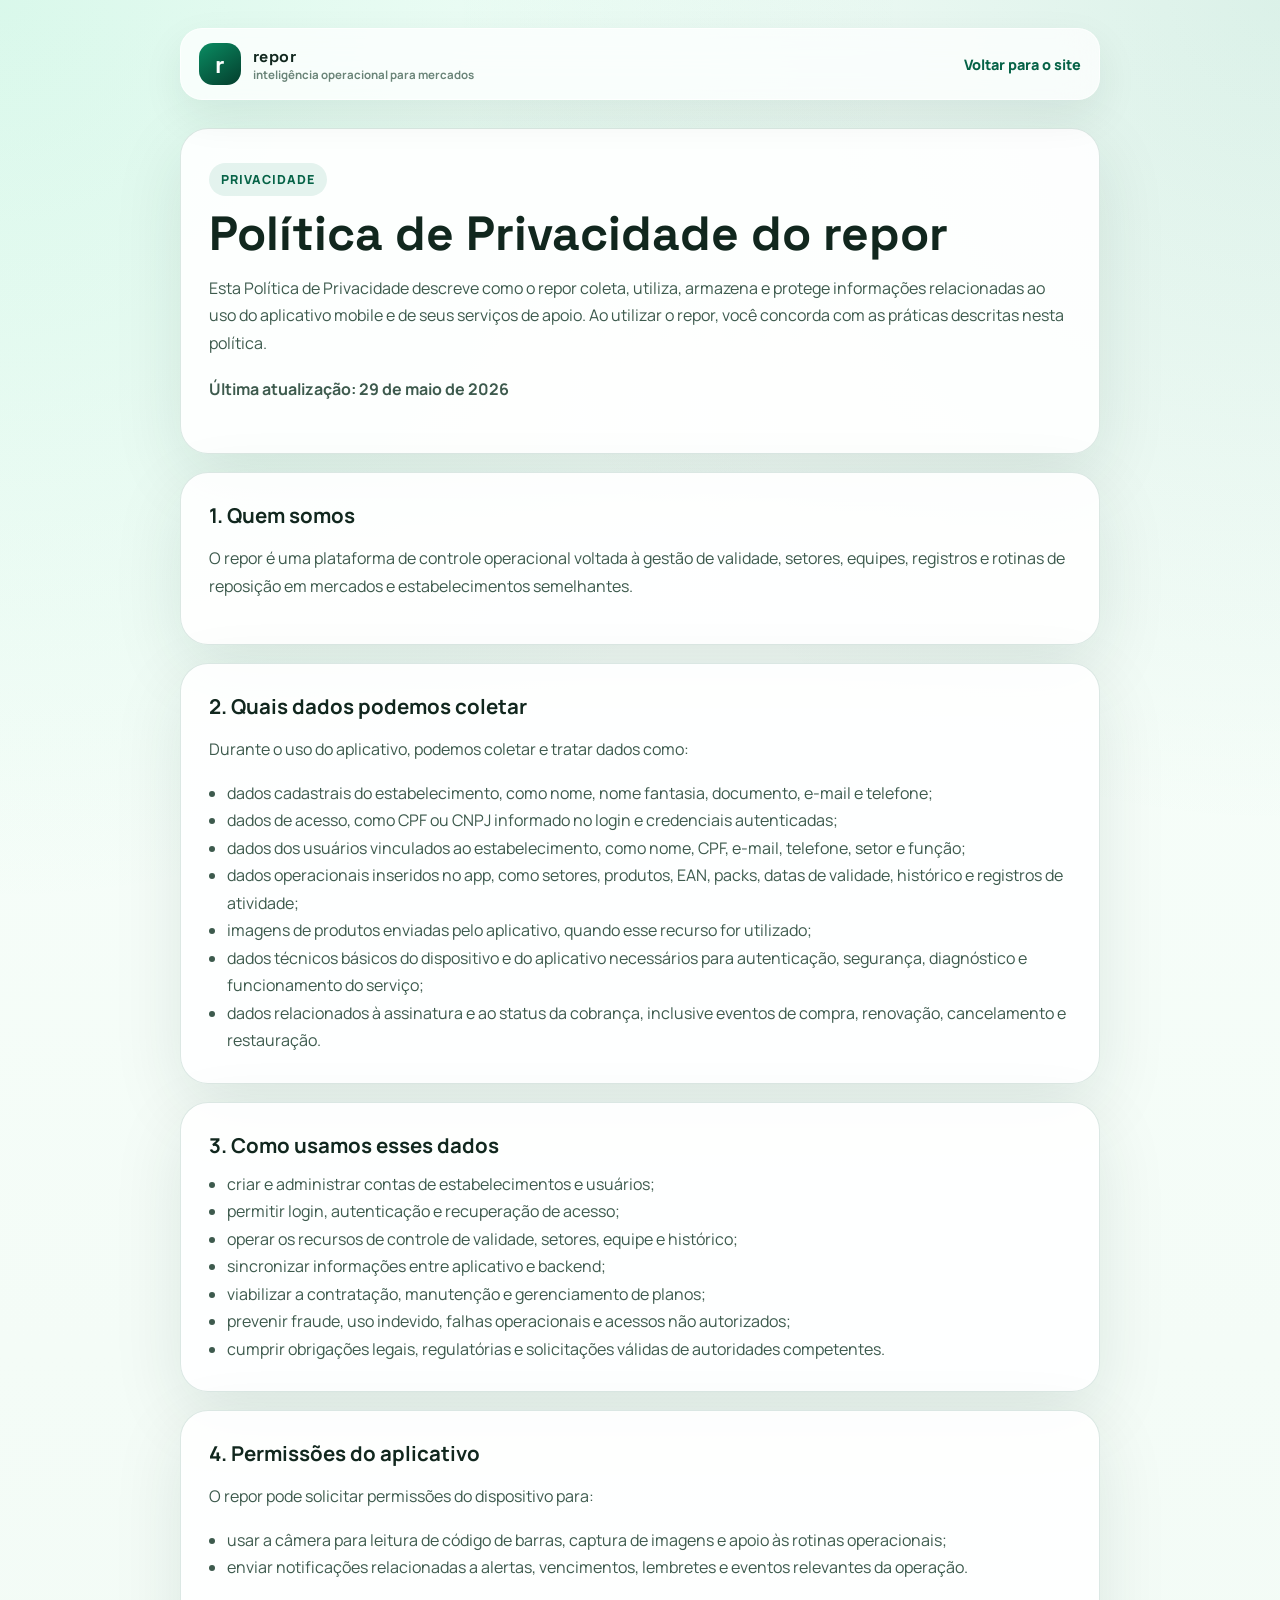
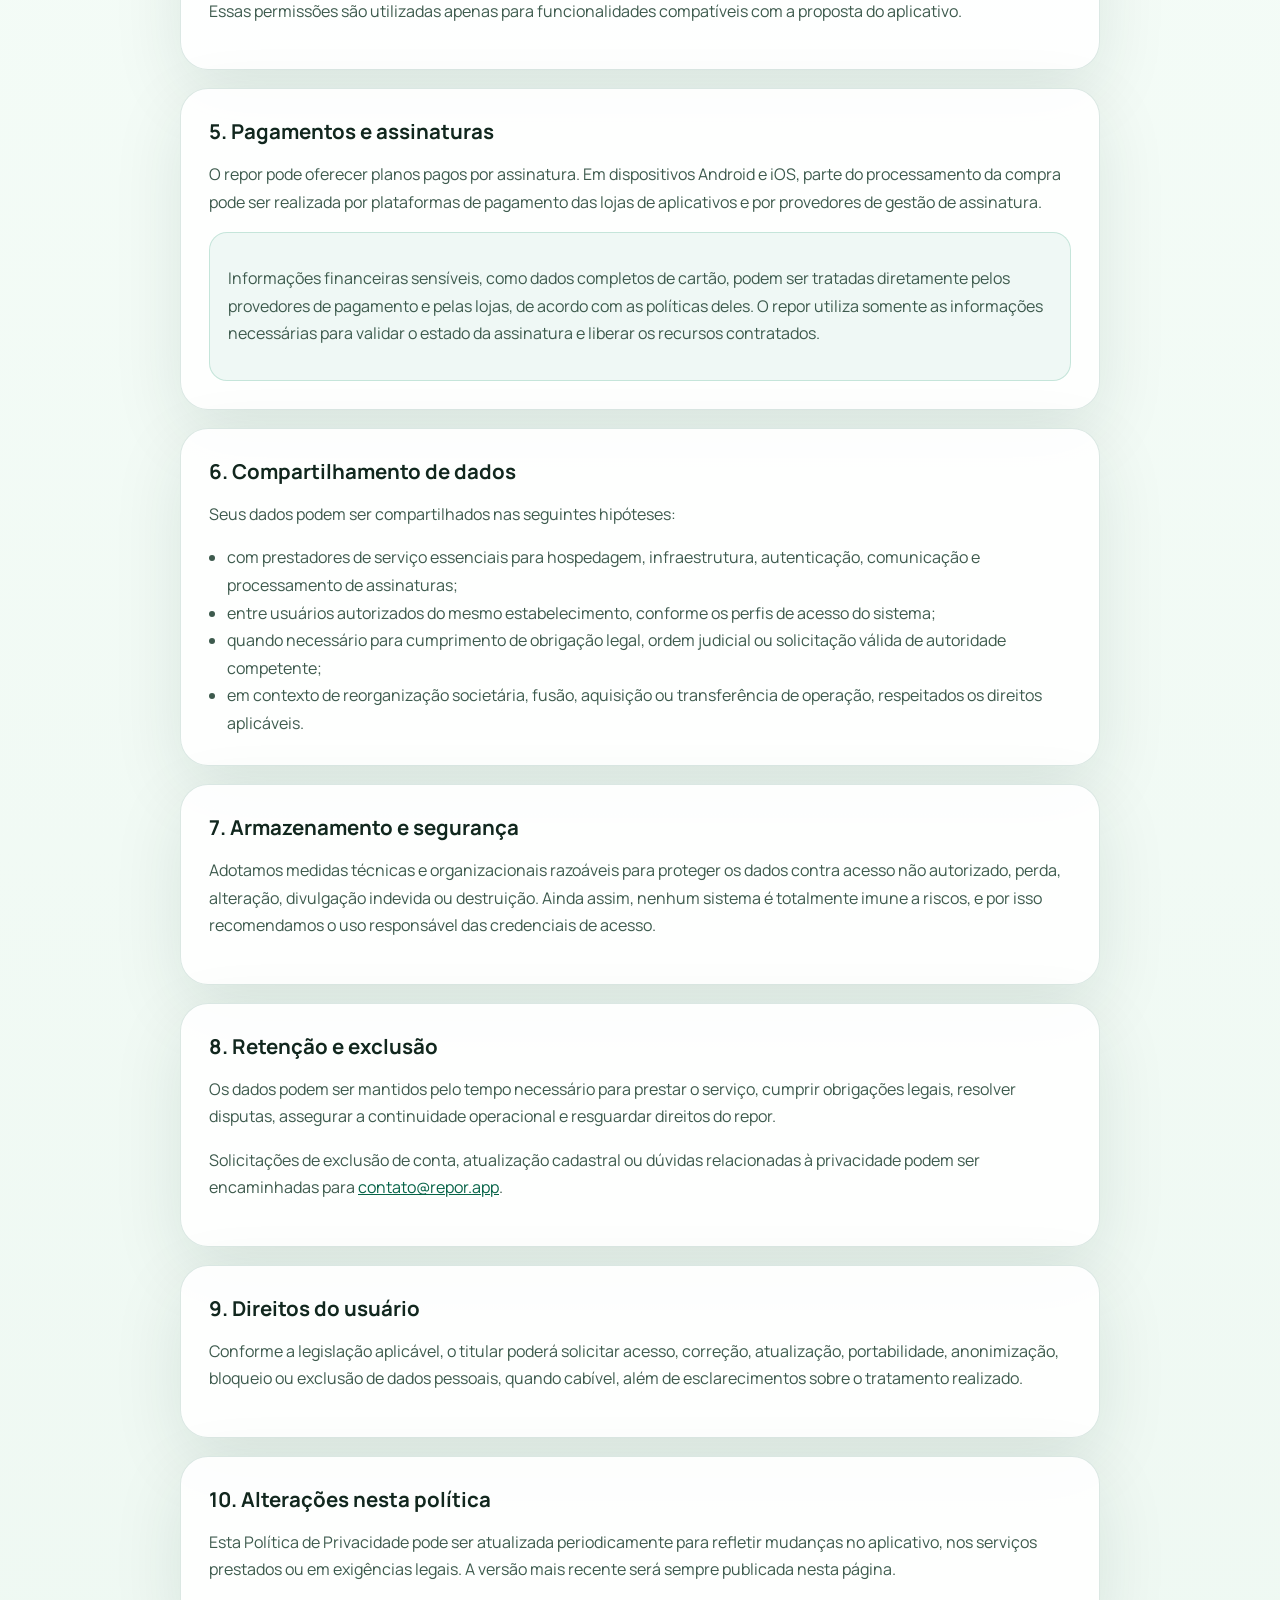
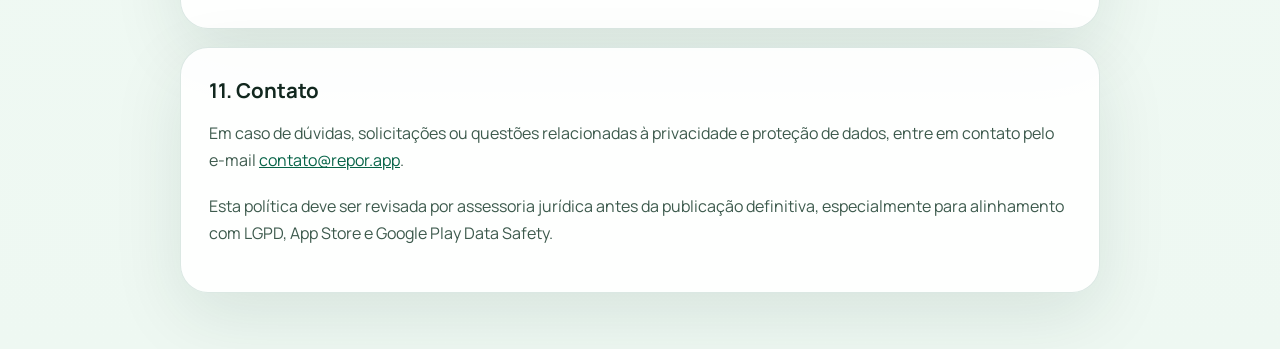
<file: privacy.html>
<!DOCTYPE html>
<html lang="pt-BR">
  <head>
    <meta charset="UTF-8" />
    <meta name="viewport" content="width=device-width, initial-scale=1.0" />
    <title>Política de Privacidade | repor</title>
    <meta
      name="description"
      content="Política de Privacidade do repor, plataforma de controle operacional e validade para mercados."
    />
    <link rel="preconnect" href="https://fonts.googleapis.com" />
    <link rel="preconnect" href="https://fonts.gstatic.com" crossorigin />
    <link
      href="https://fonts.googleapis.com/css2?family=Manrope:wght@400;500;600;700;800&family=Space+Grotesk:wght@500;700&display=swap"
      rel="stylesheet"
    />
    <style>
      :root {
        --bg: #f4fcf7;
        --bg-soft: #eef8f2;
        --surface: rgba(255, 255, 255, 0.9);
        --line: rgba(9, 93, 64, 0.14);
        --text: #11271e;
        --text-soft: #3d5a4d;
        --text-muted: #6a8478;
        --green-4: #0a8c62;
        --green-5: #066347;
        --green-6: #043e2d;
        --shadow: 0 22px 70px rgba(7, 52, 36, 0.1);
        --container: min(920px, calc(100vw - 36px));
      }

      * {
        box-sizing: border-box;
      }

      body {
        margin: 0;
        color: var(--text);
        font-family: "Manrope", sans-serif;
        background:
          radial-gradient(circle at top left, rgba(57, 212, 150, 0.16), transparent 24%),
          radial-gradient(circle at top right, rgba(10, 140, 98, 0.12), transparent 22%),
          linear-gradient(180deg, #f8fffb 0%, var(--bg) 38%, var(--bg-soft) 100%);
      }

      a {
        color: var(--green-5);
      }

      .shell {
        width: var(--container);
        margin: 0 auto;
        padding: 28px 0 56px;
      }

      .topbar {
        display: flex;
        align-items: center;
        justify-content: space-between;
        gap: 16px;
        margin-bottom: 28px;
        padding: 14px 18px;
        border: 1px solid rgba(255, 255, 255, 0.68);
        border-radius: 22px;
        background: rgba(255, 255, 255, 0.74);
        backdrop-filter: blur(18px);
        box-shadow: 0 16px 40px rgba(6, 54, 37, 0.08);
      }

      .brand {
        display: inline-flex;
        align-items: center;
        gap: 12px;
        color: inherit;
        text-decoration: none;
      }

      .brand-mark {
        display: grid;
        place-items: center;
        width: 42px;
        height: 42px;
        border-radius: 14px;
        background: linear-gradient(145deg, var(--green-4), var(--green-6));
        color: #fff;
        font-family: "Space Grotesk", sans-serif;
        font-size: 1.5rem;
        font-weight: 700;
      }

      .brand-copy {
        display: grid;
      }

      .brand-copy strong {
        font-family: "Space Grotesk", sans-serif;
        font-size: 1rem;
        letter-spacing: 0.03em;
      }

      .brand-copy small {
        color: var(--text-muted);
        font-size: 0.72rem;
        font-weight: 700;
      }

      .back-link {
        text-decoration: none;
        font-size: 0.9rem;
        font-weight: 800;
      }

      .hero,
      .section {
        border: 1px solid var(--line);
        border-radius: 28px;
        background: var(--surface);
        box-shadow: var(--shadow);
      }

      .hero {
        margin-bottom: 18px;
        padding: 34px 28px;
      }

      .eyebrow {
        display: inline-flex;
        margin-bottom: 14px;
        padding: 8px 12px;
        border-radius: 999px;
        background: rgba(10, 140, 98, 0.1);
        color: var(--green-5);
        font-size: 0.78rem;
        font-weight: 800;
        letter-spacing: 0.08em;
        text-transform: uppercase;
      }

      h1 {
        margin: 0 0 12px;
        font-family: "Space Grotesk", sans-serif;
        font-size: clamp(2rem, 4vw, 3rem);
        line-height: 1.02;
      }

      .hero p,
      .section p,
      .section li {
        color: var(--text-soft);
        font-size: 1rem;
        line-height: 1.72;
      }

      .meta {
        margin-top: 18px;
        color: var(--text-muted);
        font-size: 0.9rem;
        font-weight: 700;
      }

      .section {
        margin-top: 18px;
        padding: 28px;
      }

      h2 {
        margin: 0 0 12px;
        font-size: 1.28rem;
      }

      ul {
        margin: 0;
        padding-left: 18px;
      }

      .highlight {
        padding: 16px 18px;
        border: 1px solid rgba(10, 140, 98, 0.18);
        border-radius: 18px;
        background: rgba(10, 140, 98, 0.06);
      }

      .footer-note {
        margin-top: 18px;
        color: var(--text-muted);
        font-size: 0.9rem;
      }

      @media (max-width: 720px) {
        .shell {
          padding-top: 18px;
        }

        .topbar {
          flex-direction: column;
          align-items: flex-start;
        }

        .hero,
        .section {
          padding: 22px 18px;
          border-radius: 22px;
        }
      }
    </style>
  </head>
  <body>
    <div class="shell">
      <header class="topbar">
        <a class="brand" href="./index.html" aria-label="repor, voltar ao site principal">
          <span class="brand-mark">r</span>
          <span class="brand-copy">
            <strong>repor</strong>
            <small>inteligência operacional para mercados</small>
          </span>
        </a>
        <a class="back-link" href="./index.html">Voltar para o site</a>
      </header>

      <main>
        <section class="hero">
          <span class="eyebrow">Privacidade</span>
          <h1>Política de Privacidade do repor</h1>
          <p>
            Esta Política de Privacidade descreve como o repor coleta, utiliza,
            armazena e protege informações relacionadas ao uso do aplicativo
            mobile e de seus serviços de apoio. Ao utilizar o repor, você
            concorda com as práticas descritas nesta política.
          </p>
          <p class="meta">Última atualização: 29 de maio de 2026</p>
        </section>

        <section class="section">
          <h2>1. Quem somos</h2>
          <p>
            O repor é uma plataforma de controle operacional voltada à gestão de
            validade, setores, equipes, registros e rotinas de reposição em
            mercados e estabelecimentos semelhantes.
          </p>
        </section>

        <section class="section">
          <h2>2. Quais dados podemos coletar</h2>
          <p>Durante o uso do aplicativo, podemos coletar e tratar dados como:</p>
          <ul>
            <li>dados cadastrais do estabelecimento, como nome, nome fantasia, documento, e-mail e telefone;</li>
            <li>dados de acesso, como CPF ou CNPJ informado no login e credenciais autenticadas;</li>
            <li>dados dos usuários vinculados ao estabelecimento, como nome, CPF, e-mail, telefone, setor e função;</li>
            <li>dados operacionais inseridos no app, como setores, produtos, EAN, packs, datas de validade, histórico e registros de atividade;</li>
            <li>imagens de produtos enviadas pelo aplicativo, quando esse recurso for utilizado;</li>
            <li>dados técnicos básicos do dispositivo e do aplicativo necessários para autenticação, segurança, diagnóstico e funcionamento do serviço;</li>
            <li>dados relacionados à assinatura e ao status da cobrança, inclusive eventos de compra, renovação, cancelamento e restauração.</li>
          </ul>
        </section>

        <section class="section">
          <h2>3. Como usamos esses dados</h2>
          <ul>
            <li>criar e administrar contas de estabelecimentos e usuários;</li>
            <li>permitir login, autenticação e recuperação de acesso;</li>
            <li>operar os recursos de controle de validade, setores, equipe e histórico;</li>
            <li>sincronizar informações entre aplicativo e backend;</li>
            <li>viabilizar a contratação, manutenção e gerenciamento de planos;</li>
            <li>prevenir fraude, uso indevido, falhas operacionais e acessos não autorizados;</li>
            <li>cumprir obrigações legais, regulatórias e solicitações válidas de autoridades competentes.</li>
          </ul>
        </section>

        <section class="section">
          <h2>4. Permissões do aplicativo</h2>
          <p>O repor pode solicitar permissões do dispositivo para:</p>
          <ul>
            <li>usar a câmera para leitura de código de barras, captura de imagens e apoio às rotinas operacionais;</li>
            <li>enviar notificações relacionadas a alertas, vencimentos, lembretes e eventos relevantes da operação.</li>
          </ul>
          <p>
            Essas permissões são utilizadas apenas para funcionalidades
            compatíveis com a proposta do aplicativo.
          </p>
        </section>

        <section class="section">
          <h2>5. Pagamentos e assinaturas</h2>
          <p>
            O repor pode oferecer planos pagos por assinatura. Em dispositivos
            Android e iOS, parte do processamento da compra pode ser realizada
            por plataformas de pagamento das lojas de aplicativos e por
            provedores de gestão de assinatura.
          </p>
          <div class="highlight">
            <p>
              Informações financeiras sensíveis, como dados completos de cartão,
              podem ser tratadas diretamente pelos provedores de pagamento e
              pelas lojas, de acordo com as políticas deles. O repor utiliza
              somente as informações necessárias para validar o estado da
              assinatura e liberar os recursos contratados.
            </p>
          </div>
        </section>

        <section class="section">
          <h2>6. Compartilhamento de dados</h2>
          <p>Seus dados podem ser compartilhados nas seguintes hipóteses:</p>
          <ul>
            <li>com prestadores de serviço essenciais para hospedagem, infraestrutura, autenticação, comunicação e processamento de assinaturas;</li>
            <li>entre usuários autorizados do mesmo estabelecimento, conforme os perfis de acesso do sistema;</li>
            <li>quando necessário para cumprimento de obrigação legal, ordem judicial ou solicitação válida de autoridade competente;</li>
            <li>em contexto de reorganização societária, fusão, aquisição ou transferência de operação, respeitados os direitos aplicáveis.</li>
          </ul>
        </section>

        <section class="section">
          <h2>7. Armazenamento e segurança</h2>
          <p>
            Adotamos medidas técnicas e organizacionais razoáveis para proteger
            os dados contra acesso não autorizado, perda, alteração, divulgação
            indevida ou destruição. Ainda assim, nenhum sistema é totalmente
            imune a riscos, e por isso recomendamos o uso responsável das
            credenciais de acesso.
          </p>
        </section>

        <section class="section">
          <h2>8. Retenção e exclusão</h2>
          <p>
            Os dados podem ser mantidos pelo tempo necessário para prestar o
            serviço, cumprir obrigações legais, resolver disputas, assegurar a
            continuidade operacional e resguardar direitos do repor.
          </p>
          <p>
            Solicitações de exclusão de conta, atualização cadastral ou dúvidas
            relacionadas à privacidade podem ser encaminhadas para
            <a href="mailto:contato@repor.app">contato@repor.app</a>.
          </p>
        </section>

        <section class="section">
          <h2>9. Direitos do usuário</h2>
          <p>
            Conforme a legislação aplicável, o titular poderá solicitar acesso,
            correção, atualização, portabilidade, anonimização, bloqueio ou
            exclusão de dados pessoais, quando cabível, além de esclarecimentos
            sobre o tratamento realizado.
          </p>
        </section>

        <section class="section">
          <h2>10. Alterações nesta política</h2>
          <p>
            Esta Política de Privacidade pode ser atualizada periodicamente para
            refletir mudanças no aplicativo, nos serviços prestados ou em
            exigências legais. A versão mais recente será sempre publicada nesta
            página.
          </p>
        </section>

        <section class="section">
          <h2>11. Contato</h2>
          <p>
            Em caso de dúvidas, solicitações ou questões relacionadas à
            privacidade e proteção de dados, entre em contato pelo e-mail
            <a href="mailto:contato@repor.app">contato@repor.app</a>.
          </p>
          <p class="footer-note">
            Esta política deve ser revisada por assessoria jurídica antes da
            publicação definitiva, especialmente para alinhamento com LGPD, App
            Store e Google Play Data Safety.
          </p>
        </section>
      </main>
    </div>
  </body>
</html>
</file>
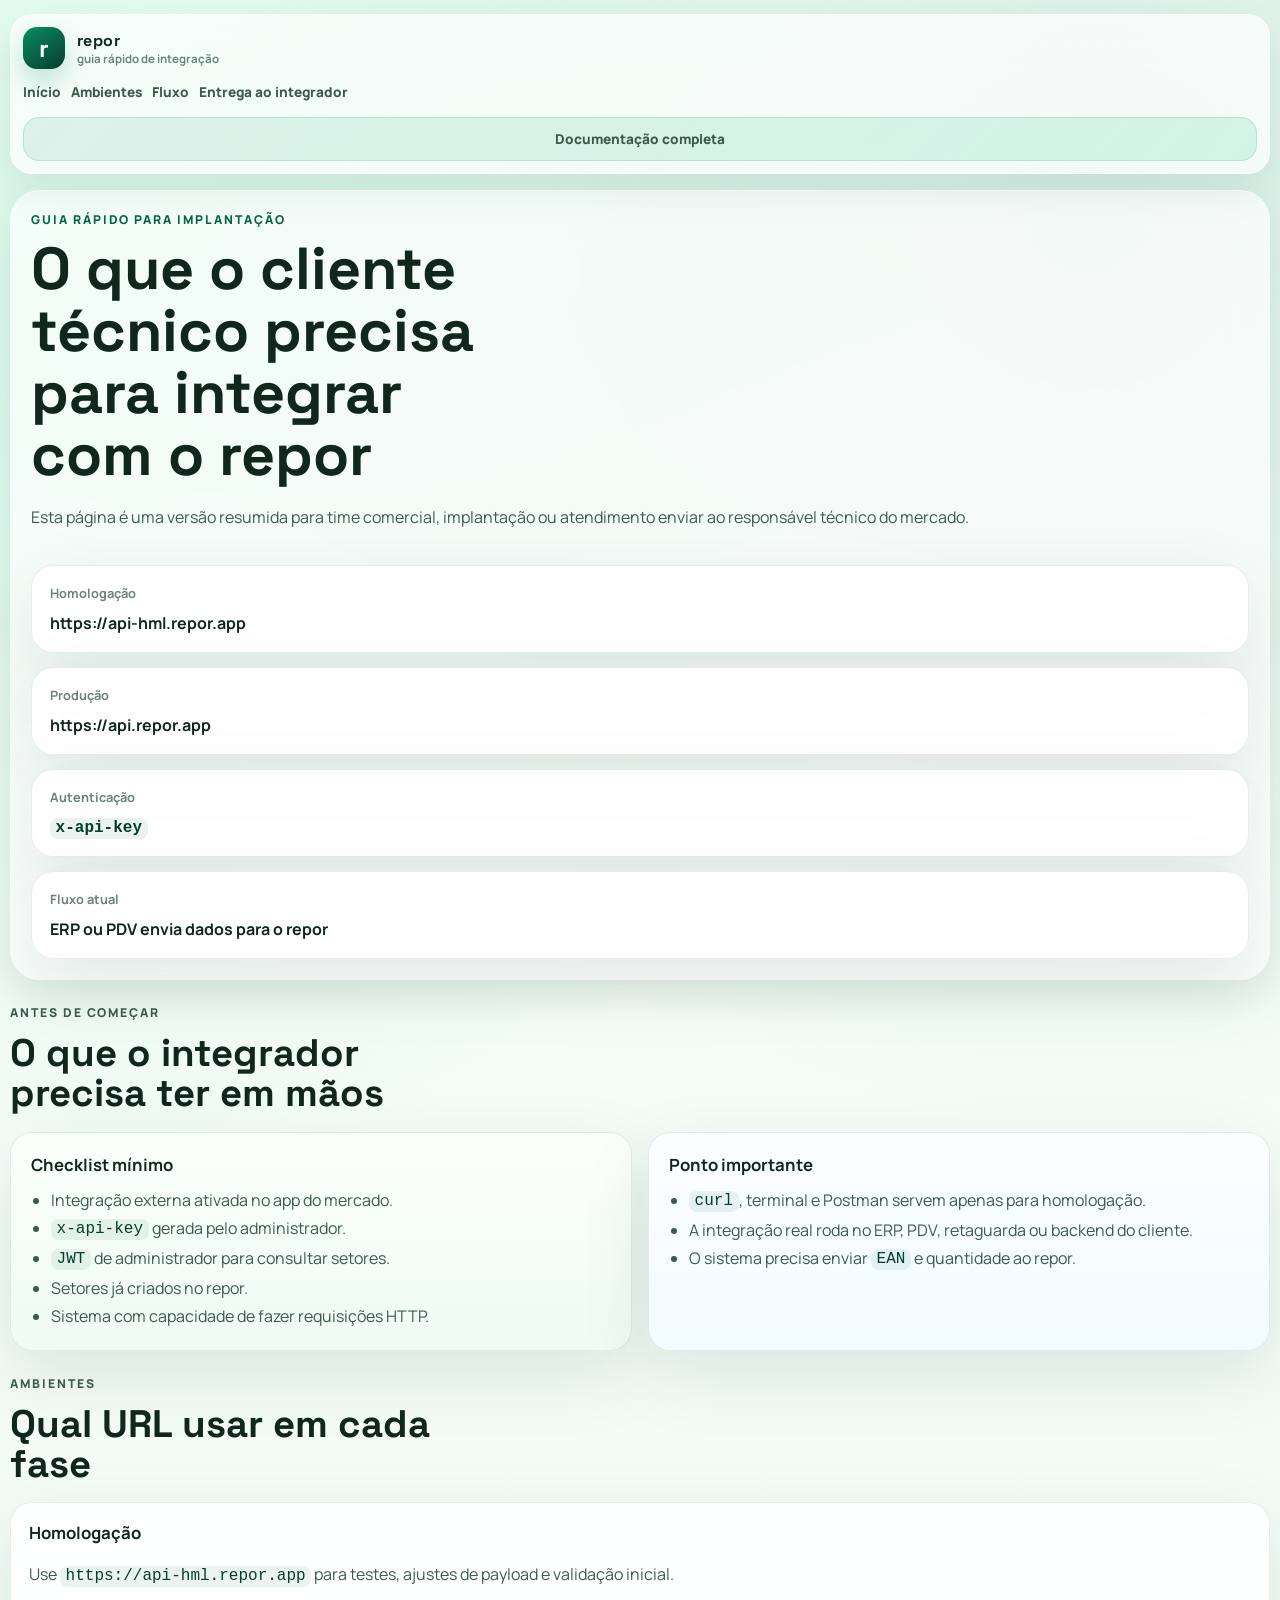
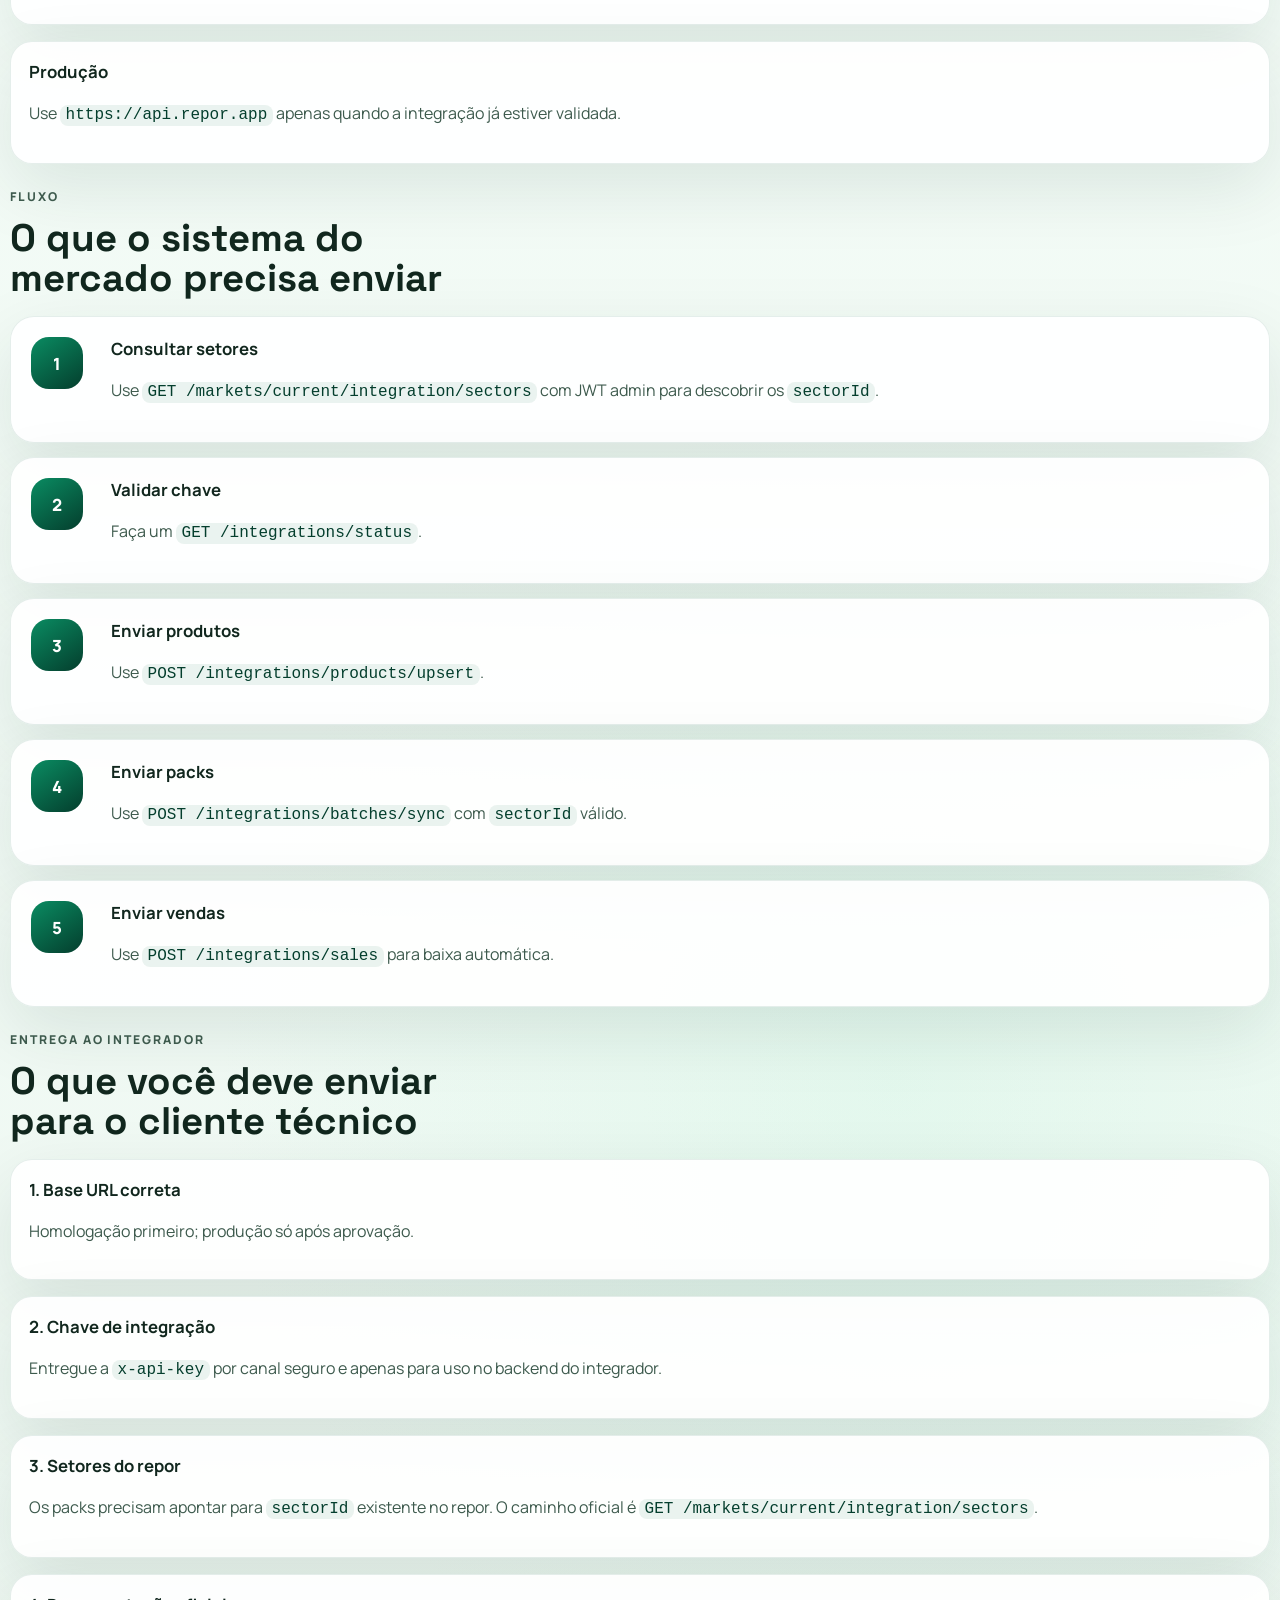
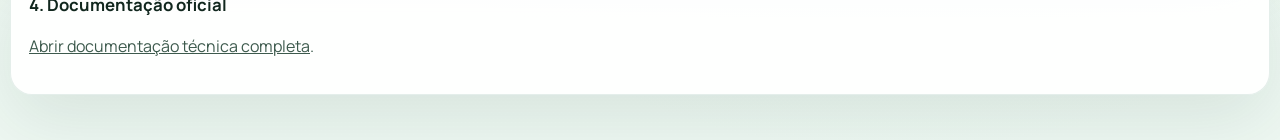
<file: docs/guia-rapido.html>
<!DOCTYPE html>
<html lang="pt-BR">
  <head>
    <meta charset="UTF-8" />
    <meta name="viewport" content="width=device-width, initial-scale=1.0" />
    <title>repor | Guia rápido de integração</title>
    <meta
      name="description"
      content="Guia rápido para implantação técnica da integração externa do repor."
    />
    <meta name="theme-color" content="#0a8c62" />
    <link rel="preconnect" href="https://fonts.googleapis.com" />
    <link rel="preconnect" href="https://fonts.gstatic.com" crossorigin />
    <link
      href="https://fonts.googleapis.com/css2?family=Manrope:wght@400;500;600;700;800&family=Space+Grotesk:wght@500;700&display=swap"
      rel="stylesheet"
    />
    <link rel="stylesheet" href="./styles.css" />
  </head>
  <body>
    <div class="page-shell">
      <div class="noise"></div>
      <div class="grid-light"></div>

      <header class="topbar">
        <a class="brand" href="#inicio" aria-label="repor guia rápido de integração">
          <span class="brand-mark">r</span>
          <span class="brand-copy">
            <strong>repor</strong>
            <small>guia rápido de integração</small>
          </span>
        </a>
        <nav class="topnav" aria-label="Navegação do guia rápido">
          <a href="#inicio">Início</a>
          <a href="#ambientes">Ambientes</a>
          <a href="#fluxo">Fluxo</a>
          <a href="#entrega">Entrega ao integrador</a>
        </nav>
        <div class="topbar-actions">
          <a class="topbar-cta" href="./index.html">Documentação completa</a>
        </div>
      </header>

      <main class="layout single-column-layout">
        <div class="content full-width-content">
          <section class="hero glass-panel" id="inicio">
            <div>
              <p class="eyebrow">Guia rápido para implantação</p>
              <h1>O que o cliente técnico precisa para integrar com o repor</h1>
              <p class="lead">
                Esta página é uma versão resumida para time comercial, implantação ou atendimento
                enviar ao responsável técnico do mercado.
              </p>
            </div>
            <div class="hero-grid">
              <article><span>Homologação</span><strong>https://api-hml.repor.app</strong></article>
              <article><span>Produção</span><strong>https://api.repor.app</strong></article>
              <article><span>Autenticação</span><strong><code>x-api-key</code></strong></article>
              <article><span>Fluxo atual</span><strong>ERP ou PDV envia dados para o repor</strong></article>
            </div>
          </section>

          <section class="section" id="antes-de-comecar">
            <div class="section-heading">
              <p class="eyebrow">Antes de começar</p>
              <h2>O que o integrador precisa ter em mãos</h2>
            </div>
            <div class="readiness-grid">
              <article class="readiness-card readiness-card-success">
                <h3>Checklist mínimo</h3>
                <ul>
                  <li>Integração externa ativada no app do mercado.</li>
                  <li><code>x-api-key</code> gerada pelo administrador.</li>
                  <li><code>JWT</code> de administrador para consultar setores.</li>
                  <li>Setores já criados no repor.</li>
                  <li>Sistema com capacidade de fazer requisições HTTP.</li>
                </ul>
              </article>
              <article class="readiness-card readiness-card-info">
                <h3>Ponto importante</h3>
                <ul>
                  <li><code>curl</code>, terminal e Postman servem apenas para homologação.</li>
                  <li>A integração real roda no ERP, PDV, retaguarda ou backend do cliente.</li>
                  <li>O sistema precisa enviar <code>EAN</code> e quantidade ao repor.</li>
                </ul>
              </article>
            </div>
          </section>

          <section class="section" id="ambientes">
            <div class="section-heading"><p class="eyebrow">Ambientes</p><h2>Qual URL usar em cada fase</h2></div>
            <div class="info-grid">
              <article class="info-card"><h3>Homologação</h3><p>Use <code>https://api-hml.repor.app</code> para testes, ajustes de payload e validação inicial.</p></article>
              <article class="info-card"><h3>Produção</h3><p>Use <code>https://api.repor.app</code> apenas quando a integração já estiver validada.</p></article>
            </div>
          </section>

          <section class="section" id="fluxo">
            <div class="section-heading"><p class="eyebrow">Fluxo</p><h2>O que o sistema do mercado precisa enviar</h2></div>
            <div class="timeline">
              <article class="timeline-step"><span>1</span><div><h3>Consultar setores</h3><p>Use <code>GET /markets/current/integration/sectors</code> com JWT admin para descobrir os <code>sectorId</code>.</p></div></article>
              <article class="timeline-step"><span>2</span><div><h3>Validar chave</h3><p>Faça um <code>GET /integrations/status</code>.</p></div></article>
              <article class="timeline-step"><span>3</span><div><h3>Enviar produtos</h3><p>Use <code>POST /integrations/products/upsert</code>.</p></div></article>
              <article class="timeline-step"><span>4</span><div><h3>Enviar packs</h3><p>Use <code>POST /integrations/batches/sync</code> com <code>sectorId</code> válido.</p></div></article>
              <article class="timeline-step"><span>5</span><div><h3>Enviar vendas</h3><p>Use <code>POST /integrations/sales</code> para baixa automática.</p></div></article>
            </div>
          </section>

          <section class="section" id="entrega">
            <div class="section-heading"><p class="eyebrow">Entrega ao integrador</p><h2>O que você deve enviar para o cliente técnico</h2></div>
            <div class="faq-list">
              <article><h3>1. Base URL correta</h3><p>Homologação primeiro; produção só após aprovação.</p></article>
              <article><h3>2. Chave de integração</h3><p>Entregue a <code>x-api-key</code> por canal seguro e apenas para uso no backend do integrador.</p></article>
              <article><h3>3. Setores do repor</h3><p>Os packs precisam apontar para <code>sectorId</code> existente no repor. O caminho oficial é <code>GET /markets/current/integration/sectors</code>.</p></article>
              <article><h3>4. Documentação oficial</h3><p><a href="./index.html">Abrir documentação técnica completa</a>.</p></article>
            </div>
          </section>
        </div>
      </main>
    </div>
  </body>
</html>
</file>
<file: styles.css>
:root {
  --bg: #f4fcf7;
  --bg-soft: #eef8f2;
  --surface: rgba(255, 255, 255, 0.78);
  --surface-strong: rgba(255, 255, 255, 0.9);
  --line: rgba(9, 93, 64, 0.1);
  --line-strong: rgba(9, 93, 64, 0.18);
  --text: #11271e;
  --text-soft: #3d5a4d;
  --text-muted: #6a8478;
  --green-1: #dcfff0;
  --green-2: #a8f0cf;
  --green-3: #39d496;
  --green-4: #0a8c62;
  --green-5: #066347;
  --green-6: #043e2d;
  --red-1: #fff2ef;
  --red-2: #d96855;
  --amber-1: #fff9e9;
  --amber-2: #c88b14;
  --cyan-1: #eefbff;
  --cyan-2: #1784a1;
  --shadow-soft: 0 24px 70px rgba(7, 52, 36, 0.1);
  --shadow-strong: 0 26px 90px rgba(7, 52, 36, 0.16);
  --radius-xl: 30px;
  --radius-lg: 22px;
  --radius-md: 16px;
  --container: min(1180px, calc(100vw - 36px));
}

* {
  box-sizing: border-box;
}

html {
  scroll-behavior: smooth;
}

section[id] {
  scroll-margin-top: 104px;
}

body {
  margin: 0;
  min-width: 320px;
  color: var(--text);
  font-family: "Manrope", sans-serif;
  background:
    radial-gradient(circle at 10% 10%, rgba(57, 212, 150, 0.18), transparent 26%),
    radial-gradient(circle at 85% 6%, rgba(10, 140, 98, 0.14), transparent 28%),
    radial-gradient(circle at 70% 80%, rgba(168, 240, 207, 0.18), transparent 24%),
    linear-gradient(180deg, #f8fffb 0%, var(--bg) 36%, var(--bg-soft) 100%);
  overflow-x: hidden;
}

body::selection {
  background: rgba(10, 140, 98, 0.16);
}

.site-shell {
  position: relative;
  isolation: isolate;
}

.noise,
.grid-light,
.radial,
#particle-canvas {
  pointer-events: none;
}

.noise {
  position: fixed;
  inset: 0;
  opacity: 0.05;
  background-image:
    linear-gradient(rgba(255, 255, 255, 0.24), rgba(255, 255, 255, 0.24)),
    url("data:image/svg+xml,%3Csvg xmlns='http://www.w3.org/2000/svg' width='180' height='180' viewBox='0 0 180 180'%3E%3Cfilter id='n'%3E%3CfeTurbulence type='fractalNoise' baseFrequency='.8' numOctaves='2' stitchTiles='stitch'/%3E%3C/filter%3E%3Crect width='180' height='180' filter='url(%23n)' opacity='.42'/%3E%3C/svg%3E");
  mix-blend-mode: soft-light;
  z-index: -2;
}

.grid-light {
  position: fixed;
  inset: 0;
  opacity: 0.18;
  background-image:
    linear-gradient(rgba(10, 140, 98, 0.05) 1px, transparent 1px),
    linear-gradient(90deg, rgba(10, 140, 98, 0.05) 1px, transparent 1px);
  background-size: 80px 80px;
  mask-image: radial-gradient(circle at center, rgba(0, 0, 0, 0.88), transparent 82%);
  z-index: -4;
}

.radial {
  position: fixed;
  border-radius: 999px;
  filter: blur(42px);
  z-index: -3;
}

.radial-a {
  top: -170px;
  left: -90px;
  width: 420px;
  height: 420px;
  background: rgba(10, 140, 98, 0.18);
}

.radial-b {
  top: 12%;
  right: -120px;
  width: 380px;
  height: 380px;
  background: rgba(57, 212, 150, 0.15);
}

.radial-c {
  bottom: 5%;
  left: 20%;
  width: 300px;
  height: 300px;
  background: rgba(168, 240, 207, 0.24);
}

#particle-canvas {
  position: fixed;
  inset: 0;
  width: 100%;
  height: 100%;
  z-index: -5;
}

.scroll-progress {
  position: fixed;
  top: 0;
  left: 0;
  width: 100%;
  height: 3px;
  background: rgba(6, 99, 71, 0.06);
  z-index: 60;
}

.scroll-progress span {
  display: block;
  height: 100%;
  width: 0;
  background: linear-gradient(90deg, var(--green-3), var(--green-6));
  box-shadow: 0 0 18px rgba(57, 212, 150, 0.45);
}

.topbar {
  position: sticky;
  top: 14px;
  z-index: 40;
  display: grid;
  grid-template-columns: auto 1fr auto;
  align-items: center;
  gap: 18px;
  width: var(--container);
  margin: 18px auto 0;
  padding: 12px 16px;
  border: 1px solid rgba(255, 255, 255, 0.56);
  border-radius: 22px;
  background: rgba(255, 255, 255, 0.68);
  backdrop-filter: blur(18px);
  box-shadow: 0 16px 40px rgba(6, 54, 37, 0.08);
}

.brand {
  display: inline-flex;
  align-items: center;
  gap: 12px;
  color: inherit;
  text-decoration: none;
}

.brand-mark {
  display: grid;
  place-items: center;
  width: 42px;
  height: 42px;
  border-radius: 14px;
  background: linear-gradient(145deg, var(--green-4), var(--green-6));
  color: #fff;
  font-family: "Space Grotesk", sans-serif;
  font-size: 1.52rem;
  font-weight: 700;
  box-shadow: 0 12px 26px rgba(10, 140, 98, 0.24);
}

.brand-copy {
  display: grid;
}

.brand-copy strong,
.footer-brand strong {
  font-family: "Space Grotesk", sans-serif;
  font-size: 1rem;
  letter-spacing: 0.03em;
}

.brand-copy small,
.footer-brand small {
  color: var(--text-muted);
  font-size: 0.72rem;
  font-weight: 700;
}

.topnav {
  display: flex;
  justify-content: center;
  gap: 16px;
}

.topnav a,
.topbar-cta,
.footer-column a {
  color: var(--text-soft);
  text-decoration: none;
  font-size: 0.85rem;
  font-weight: 800;
}

.topnav a:hover,
.topbar-cta:hover,
.footer-column a:hover {
  color: var(--green-5);
}

.topbar-actions {
  display: flex;
  align-items: center;
  gap: 10px;
}

.topbar-cta,
.button {
  position: relative;
  display: inline-flex;
  align-items: center;
  justify-content: center;
  min-height: 50px;
  padding: 0 20px;
  border: 1px solid transparent;
  border-radius: 16px;
  text-decoration: none;
  font-size: 0.88rem;
  font-weight: 800;
  letter-spacing: 0.01em;
  transition:
    transform 180ms ease,
    box-shadow 180ms ease,
    border-color 180ms ease,
    background 180ms ease,
    color 180ms ease;
  overflow: hidden;
}

.topbar-cta::before,
.button::before,
.store-badge::before {
  content: "";
  position: absolute;
  inset: 1px;
  background: linear-gradient(135deg, rgba(255, 255, 255, 0.22), rgba(255, 255, 255, 0));
  opacity: 0.7;
  pointer-events: none;
}

.topbar-cta,
.button-primary {
  color: #fff;
  background: linear-gradient(135deg, var(--green-4), var(--green-6));
  box-shadow: 0 16px 34px rgba(10, 140, 98, 0.22);
}

.button:hover,
.topbar-cta:hover,
.store-badge:hover,
.back-to-top:hover {
  transform: translateY(-2px);
}

.button-secondary {
  color: var(--green-5);
  background: rgba(255, 255, 255, 0.8);
  border-color: rgba(10, 140, 98, 0.16);
  box-shadow: 0 12px 24px rgba(9, 72, 48, 0.08);
}

.hero-actions .button-primary {
  color: var(--green-5);
  background: rgba(255, 255, 255, 0.8);
  border-color: rgba(10, 140, 98, 0.16);
  box-shadow: 0 12px 24px rgba(9, 72, 48, 0.08);
}

.section {
  width: var(--container);
  margin: 0 auto;
  padding: 72px 0;
}

.hero {
  display: grid;
  grid-template-columns: 0.92fr 1.08fr;
  align-items: center;
  gap: 34px;
  min-height: calc(100vh - 120px);
  padding-top: 42px;
}

.eyebrow {
  display: inline-flex;
  align-items: center;
  gap: 10px;
  margin-bottom: 16px;
  color: var(--green-5);
  font-size: 0.72rem;
  font-weight: 800;
  letter-spacing: 0.14em;
  text-transform: uppercase;
}

.live-dot {
  width: 9px;
  height: 9px;
  border-radius: 999px;
  background: var(--green-3);
  box-shadow: 0 0 0 0 rgba(57, 212, 150, 0.8);
  animation: pulse 2s infinite;
}

.hero h1,
.section-heading h2,
.chart-copy h2,
.contact-copy h2,
.final-cta-panel h2 {
  margin: 0;
  font-family: "Space Grotesk", sans-serif;
  letter-spacing: -0.04em;
  line-height: 1;
}

.hero h1 {
  max-width: 16ch;
  font-size: clamp(1.9rem, 3.5vw, 2.75rem);
}

.hero h1 span {
  color: var(--green-4);
}

.lead,
.section-heading p,
.chart-copy p,
.contact-copy p,
.final-cta-panel p,
.problem-card li,
.timeline-step p,
.feature-card p,
.plan-card p,
.trial-banner p,
.roi-card p {
  color: var(--text-soft);
  font-size: 0.95rem;
  line-height: 1.68;
}

.hero .lead {
  max-width: 72ch;
  margin: 20px 0 0;
  font-size: 0.88rem;
}

.hero-actions,
.final-cta-actions,
.form-actions {
  display: flex;
  flex-wrap: wrap;
  gap: 12px;
  margin-top: 24px;
}

.hero-actions .button {
  min-height: 42px;
  padding: 0 16px;
  font-size: 0.78rem;
}

.store-row {
  display: flex;
  flex-wrap: wrap;
  gap: 12px;
  margin-top: 16px;
}

.store-badge {
  position: relative;
  display: inline-flex;
  align-items: center;
  gap: 12px;
  min-width: 168px;
  padding: 10px 12px;
  border: 1px solid rgba(10, 140, 98, 0.12);
  border-radius: 16px;
  background: rgba(255, 255, 255, 0.8);
  color: var(--text);
  text-decoration: none;
  box-shadow: 0 14px 28px rgba(9, 72, 48, 0.08);
}

.store-badge.official {
  min-width: 258px;
  padding: 12px 16px;
  border: 2px solid rgba(255, 255, 255, 0.18);
  border-radius: 18px;
  background: #0a0a0a;
  box-shadow:
    inset 0 0 0 1px rgba(255, 255, 255, 0.12),
    0 18px 32px rgba(6, 54, 37, 0.16);
  color: #fff;
}

.store-glyph,
.footer-icon {
  display: grid;
  place-items: center;
  width: 34px;
  height: 34px;
  border-radius: 11px;
  background: linear-gradient(145deg, rgba(10, 140, 98, 0.1), rgba(10, 140, 98, 0.22));
  color: var(--green-5);
  font-family: "Space Grotesk", sans-serif;
  font-size: 0.92rem;
  font-weight: 700;
}

.store-glyph svg,
.back-to-top svg,
.footer-icon svg {
  width: 20px;
  height: 20px;
  fill: currentColor;
}

.store-glyph.store-play svg,
.store-glyph.store-apple svg {
  width: 18px;
  height: 18px;
}

.store-badge small {
  display: block;
  color: var(--text-muted);
  font-size: 0.58rem;
  font-weight: 800;
  text-transform: uppercase;
  letter-spacing: 0.12em;
}

.store-badge strong {
  display: block;
  margin-top: 2px;
  font-size: 0.82rem;
}

.simple-store {
  min-width: 220px;
  min-height: 46px;
  padding: 0 18px;
  justify-content: center;
  background: linear-gradient(135deg, var(--green-4), var(--green-6));
  color: #fff;
  border-radius: 16px;
  box-shadow: 0 16px 32px rgba(10, 140, 98, 0.2);
}

.simple-store::before {
  content: "";
  position: absolute;
  inset: 1px;
  background: linear-gradient(135deg, rgba(255, 255, 255, 0.18), rgba(255, 255, 255, 0));
  opacity: 0.65;
}

.simple-store span {
  position: relative;
  z-index: 1;
  font-size: 0.8rem;
  font-weight: 800;
  letter-spacing: 0.03em;
}

.store-badge.official .store-glyph {
  width: 44px;
  height: 44px;
  border-radius: 0;
  background: transparent;
  color: #fff;
}

.store-badge.official .store-glyph svg {
  width: 38px;
  height: 38px;
}

.store-badge.official small {
  color: rgba(255, 255, 255, 0.88);
  font-size: 0.5rem;
  letter-spacing: 0.18em;
}

.store-badge.official strong {
  color: #fff;
  font-size: 1rem;
  line-height: 1.05;
}

.hero-points {
  display: grid;
  gap: 10px;
  margin: 24px 0 0;
  padding: 0;
  list-style: none;
}

.hero-points li {
  position: relative;
  padding-left: 20px;
  color: var(--text-soft);
  font-size: 0.9rem;
  font-weight: 700;
}

.hero-points li::before {
  content: "";
  position: absolute;
  top: 9px;
  left: 0;
  width: 9px;
  height: 9px;
  border-radius: 999px;
  background: linear-gradient(135deg, var(--green-3), var(--green-6));
}

.glass-panel {
  border: 1px solid rgba(255, 255, 255, 0.58);
  background: var(--surface);
  backdrop-filter: blur(24px);
  box-shadow: var(--shadow-soft);
}

.hero-frame {
  position: relative;
  overflow: hidden;
  padding: 22px;
  border-radius: var(--radius-xl);
}

.hero-frame::before,
.hero-frame::after,
.final-cta-panel::before {
  content: "";
  position: absolute;
  border-radius: 999px;
  filter: blur(30px);
}

.hero-frame::before {
  top: -120px;
  right: -60px;
  width: 220px;
  height: 220px;
  background: rgba(57, 212, 150, 0.18);
}

.hero-frame::after {
  bottom: -110px;
  left: -70px;
  width: 220px;
  height: 220px;
  background: rgba(10, 140, 98, 0.14);
}

.hero-frame-grid {
  position: relative;
  z-index: 1;
  display: grid;
  grid-template-columns: minmax(0, 1fr) 270px;
  gap: 14px;
}

.hero-screen-main,
.hero-side-card,
.roi-card,
.problem-card,
.timeline-step,
.feature-card,
.plan-card,
.trial-banner,
.chart-wrap,
.impact-note,
.contact-form,
.contact-assurance,
.product-shot,
.final-cta-panel {
  border-radius: var(--radius-lg);
}

.hero-screen-main,
.hero-side-card {
  border: 1px solid rgba(10, 88, 60, 0.08);
  background: rgba(255, 255, 255, 0.82);
}

.hero-screen-main {
  grid-row: span 2;
  padding: 18px;
}

.hero-copy,
.hero-visual,
.roi-card,
.problem-card,
.timeline-step,
.feature-card,
.product-shot,
.plan-card,
.contact-copy,
.contact-form,
.final-cta-panel {
  transition-delay: var(--delay, 0ms);
}

.hero-side-card {
  padding: 18px;
}

.hero-side-card.success {
  background: linear-gradient(180deg, rgba(219, 255, 240, 0.96), rgba(255, 255, 255, 0.88));
}

.hero-side-card strong,
.roi-card strong {
  display: block;
}

.hero-side-card strong {
  margin-top: 8px;
  font-size: 1.12rem;
  line-height: 1.28;
}

.hero-side-card p {
  margin: 10px 0 0;
  color: var(--text-soft);
  font-size: 0.88rem;
  line-height: 1.58;
}

.screen-top,
.chart-topline,
.footer-inner {
  display: flex;
  align-items: center;
  justify-content: space-between;
  gap: 12px;
}

.mini-label {
  display: block;
  color: var(--text-muted);
  font-size: 0.7rem;
  font-weight: 800;
  text-transform: uppercase;
  letter-spacing: 0.13em;
}

.status-pill,
.chart-badge {
  padding: 8px 11px;
  border-radius: 999px;
  border: 1px solid rgba(10, 140, 98, 0.12);
  background: rgba(255, 255, 255, 0.8);
  color: var(--green-5);
  font-size: 0.6rem;
  font-weight: 800;
  text-transform: uppercase;
  white-space: nowrap;
}

.executive-board {
  display: grid;
  grid-template-columns: repeat(2, minmax(0, 1fr));
  gap: 12px;
  margin-top: 16px;
}

.executive-card.full {
  grid-column: 1 / -1;
}

.executive-card,
.executive-table {
  padding: 16px;
  border: 1px solid rgba(10, 88, 60, 0.08);
  border-radius: 18px;
  background: rgba(255, 255, 255, 0.86);
}

.executive-card.emphasis {
  background: linear-gradient(180deg, rgba(219, 255, 240, 0.96), rgba(255, 255, 255, 0.88));
}

.executive-card small,
.executive-table span {
  display: block;
  color: var(--text-muted);
  font-size: 0.68rem;
  font-weight: 800;
  text-transform: uppercase;
  letter-spacing: 0.12em;
}

.executive-card strong {
  display: block;
  margin-top: 8px;
  color: var(--text);
  font-family: "Space Grotesk", sans-serif;
  font-size: 1.04rem;
  line-height: 1.04;
}

.executive-card p {
  margin: 10px 0 0;
  color: var(--text-soft);
  font-size: 0.82rem;
  line-height: 1.55;
}

.executive-card.compact strong {
  font-size: 1.08rem;
}

.executive-table {
  grid-column: 1 / -1;
  display: grid;
  gap: 10px;
}

.executive-table div {
  display: flex;
  align-items: center;
  justify-content: space-between;
  gap: 10px;
  padding: 10px 0;
  border-bottom: 1px solid rgba(10, 88, 60, 0.08);
}

.executive-table div:last-child {
  border-bottom: 0;
}

.executive-table b {
  color: var(--green-6);
  font-size: 0.88rem;
}

.roi-strip {
  display: grid;
  grid-template-columns: repeat(3, minmax(0, 1fr));
  gap: 14px;
  padding-top: 8px;
}

.roi-card {
  padding: 20px;
}

.roi-card strong {
  margin-top: 10px;
  font-family: "Space Grotesk", sans-serif;
  font-size: 1.26rem;
  line-height: 1.04;
}

.roi-card p {
  margin: 12px 0 0;
}

.section-heading {
  max-width: 760px;
}

.section-heading h2,
.chart-copy h2,
.contact-copy h2,
.final-cta-panel h2 {
  font-size: clamp(1.55rem, 2.8vw, 2.45rem);
}

.section-heading p,
.chart-copy p,
.contact-copy p {
  margin: 16px 0 0;
}

.problem-grid,
.feature-grid,
.plans-grid,
.product-gallery {
  display: grid;
  gap: 16px;
  margin-top: 24px;
}

.problem-grid {
  grid-template-columns: repeat(2, minmax(0, 1fr));
}

.problem-card,
.timeline-step,
.feature-card,
.plan-card {
  padding: 24px;
}

.problem-card h3,
.timeline-step h3,
.feature-card h3,
.plan-card h3 {
  margin: 0 0 10px;
  font-family: "Space Grotesk", sans-serif;
  font-size: 1.06rem;
}

.problem-card ul {
  margin: 0;
  padding-left: 18px;
}

.problem-card li + li {
  margin-top: 8px;
}

.chart-section,
.contact-layout {
  display: grid;
  grid-template-columns: 0.94fr 1.06fr;
  align-items: center;
  gap: 28px;
}

.chart-wrap {
  padding: 22px;
}

#line-chart {
  width: 100%;
  height: auto;
  margin-top: 18px;
}

.chart-summary {
  display: grid;
  gap: 8px;
  margin-top: 14px;
  color: var(--text-soft);
  font-size: 0.86rem;
  line-height: 1.56;
}

.impact-note {
  margin-top: 22px;
  padding: 20px;
  background: linear-gradient(180deg, rgba(255, 255, 255, 0.86), rgba(219, 255, 240, 0.88));
}

.impact-note span {
  display: block;
  margin-top: 10px;
  color: var(--text-soft);
  line-height: 1.62;
  font-size: 0.9rem;
}

.timeline {
  display: grid;
  gap: 16px;
  margin-top: 24px;
}

.timeline-step {
  display: grid;
  grid-template-columns: 78px 1fr;
  gap: 16px;
  align-items: start;
}

.step-index,
.feature-icon {
  display: grid;
  place-items: center;
  width: 56px;
  height: 56px;
  border-radius: 16px;
  background: linear-gradient(145deg, var(--green-4), var(--green-6));
  color: #fff;
  font-family: "Space Grotesk", sans-serif;
  font-size: 0.98rem;
  font-weight: 700;
  box-shadow: 0 14px 24px rgba(10, 140, 98, 0.2);
}

.feature-grid {
  grid-template-columns: repeat(4, minmax(0, 1fr));
}

.feature-card p,
.plan-card p {
  margin: 12px 0 0;
}

.product-gallery {
  grid-template-columns: repeat(2, minmax(0, 1fr));
}

.product-shot {
  padding: 20px;
}

.product-shot.wide {
  grid-column: 1 / -1;
}

.product-shot-head strong {
  display: block;
  margin-top: 4px;
  font-size: 0.92rem;
}

.shot-stack,
.shot-team-list,
.shot-sector-bars,
.shot-alerts {
  display: grid;
  gap: 12px;
  margin-top: 14px;
}

.shot-banner,
.shot-stat,
.shot-ring-row,
.shot-priority,
.shot-team-list div,
.shot-alert {
  border: 1px solid rgba(10, 88, 60, 0.08);
  background: rgba(255, 255, 255, 0.84);
}

.shot-banner,
.shot-priority,
.shot-team-list div,
.shot-alert {
  padding: 14px 16px;
  border-radius: 16px;
}

.shot-banner {
  color: #24313f;
  font-size: 0.92rem;
  font-weight: 700;
}

.shot-grid.four {
  display: grid;
  grid-template-columns: repeat(2, minmax(0, 1fr));
  gap: 12px;
}

.shot-stat {
  padding: 14px;
  border-radius: 16px;
}

.shot-stat b {
  display: block;
  font-size: 1.34rem;
  line-height: 1;
}

.shot-stat span {
  display: block;
  margin-top: 8px;
  color: #566372;
  font-size: 0.78rem;
  font-weight: 700;
}

.shot-stat.warn {
  background: var(--amber-1);
}

.shot-stat.info {
  background: var(--cyan-1);
}

.shot-stat.success {
  background: #f2fff8;
}

.shot-stat.danger {
  background: var(--red-1);
}

.shot-ring-row {
  display: grid;
  grid-template-columns: 114px 1fr;
  gap: 14px;
  padding: 14px;
  border-radius: 16px;
}

.shot-ring {
  display: grid;
  place-items: center;
  width: 100px;
  height: 100px;
  border-radius: 999px;
  background:
    radial-gradient(closest-side, #fff 67%, transparent 68% 100%),
    conic-gradient(var(--green-4) 40%, #dce9ff 0);
}

.shot-ring b {
  display: block;
  color: #1d2431;
  font-size: 1.65rem;
  text-align: center;
}

.shot-ring span {
  display: block;
  color: #5f6a78;
  font-size: 0.62rem;
  font-weight: 800;
  text-transform: uppercase;
}

.shot-priority small {
  display: block;
  color: var(--text-muted);
  font-size: 0.68rem;
  font-weight: 800;
  letter-spacing: 0.12em;
  text-transform: uppercase;
}

.shot-priority strong {
  display: block;
  margin-top: 10px;
  color: #202938;
  font-size: 0.9rem;
  line-height: 1.38;
}

.shot-team-list div b,
.shot-alert b {
  display: block;
  color: #222a38;
  font-size: 0.95rem;
}

.shot-team-list div span,
.shot-alert span {
  display: block;
  margin-top: 6px;
  color: #5f6a78;
  font-size: 0.84rem;
  line-height: 1.52;
}

.shot-sector-bars div {
  padding: 0 2px;
}

.shot-sector-bars label,
.shot-sector-bars span {
  display: inline-block;
  color: #243142;
  font-size: 0.84rem;
  font-weight: 700;
}

.shot-sector-bars span {
  float: right;
}

.shot-sector-bars i {
  display: block;
  width: 100%;
  height: 11px;
  margin-top: 8px;
  border-radius: 999px;
  background: linear-gradient(90deg, #ffbf24 var(--bar), #e9edf5 var(--bar));
}

.shot-alert.warn {
  background: var(--amber-1);
}

.plans-grid {
  grid-template-columns: repeat(4, minmax(0, 1fr));
}

.trial-banner {
  margin-top: 18px;
  padding: 24px;
  background: linear-gradient(180deg, rgba(219, 255, 240, 0.96), rgba(255, 255, 255, 0.88));
}

.trial-banner p {
  margin: 10px 0 0;
}

.contact-assurance {
  display: grid;
  gap: 12px;
  margin-top: 22px;
  padding: 18px;
}

.contact-assurance div {
  padding-bottom: 12px;
  border-bottom: 1px solid rgba(10, 88, 60, 0.08);
}

.contact-assurance div:last-child {
  padding-bottom: 0;
  border-bottom: 0;
}

.contact-assurance small {
  display: block;
  color: var(--text-muted);
  font-size: 0.68rem;
  font-weight: 800;
  letter-spacing: 0.12em;
  text-transform: uppercase;
}

.contact-assurance strong {
  display: block;
  margin-top: 8px;
  color: var(--text);
  font-size: 0.92rem;
  line-height: 1.48;
}

.contact-form {
  padding: 24px;
}

.form-grid {
  display: grid;
  grid-template-columns: repeat(2, minmax(0, 1fr));
  gap: 14px;
}

.form-grid label {
  display: grid;
  gap: 8px;
}

.form-grid label.full {
  grid-column: 1 / -1;
}

.form-grid span {
  color: var(--text-soft);
  font-size: 0.86rem;
  font-weight: 800;
}

.form-grid input,
.form-grid textarea {
  width: 100%;
  border: 1px solid rgba(10, 140, 98, 0.12);
  border-radius: 14px;
  background: rgba(255, 255, 255, 0.84);
  color: var(--text);
  font: inherit;
  padding: 14px 16px;
  outline: none;
  transition: border-color 180ms ease, box-shadow 180ms ease;
}

.form-grid input:focus,
.form-grid textarea:focus {
  border-color: rgba(10, 140, 98, 0.36);
  box-shadow: 0 0 0 4px rgba(10, 140, 98, 0.08);
}

.form-grid textarea {
  resize: vertical;
  min-height: 148px;
}

#form-feedback {
  margin: 0;
  max-width: 46ch;
  color: var(--text-muted);
  font-size: 0.86rem;
  line-height: 1.56;
}

.final-cta-panel {
  position: relative;
  display: grid;
  grid-template-columns: 1fr auto;
  gap: 22px;
  padding: 28px;
  background:
    linear-gradient(135deg, rgba(255, 255, 255, 0.9), rgba(219, 255, 240, 0.94)),
    radial-gradient(circle at top right, rgba(57, 212, 150, 0.18), transparent 34%);
  overflow: hidden;
}

.final-proof-grid {
  display: grid;
  gap: 10px;
  align-self: stretch;
  min-width: 230px;
}

.final-proof-grid article {
  padding: 14px 16px;
  border-radius: 16px;
  border: 1px solid rgba(10, 140, 98, 0.12);
  background: rgba(255, 255, 255, 0.74);
}

.final-proof-grid small {
  display: block;
  color: var(--text-muted);
  font-size: 0.68rem;
  font-weight: 800;
  letter-spacing: 0.12em;
  text-transform: uppercase;
}

.final-proof-grid strong {
  display: block;
  margin-top: 8px;
  color: var(--text);
  font-size: 0.86rem;
  text-transform: capitalize;
}

.final-cta-panel::before {
  top: -86px;
  right: -78px;
  width: 220px;
  height: 220px;
  background: rgba(10, 140, 98, 0.14);
}

.final-cta-panel p {
  margin: 14px 0 0;
  max-width: 54ch;
}

.footer-shell {
  width: var(--container);
  margin: 0 auto;
  padding: 0 0 42px;
}

.footer-inner {
  padding-top: 22px;
  border-top: 1px solid rgba(10, 88, 60, 0.1);
}

.footer-brand {
  display: inline-flex;
  align-items: center;
  gap: 12px;
}

.footer-columns {
  display: grid;
  grid-template-columns: repeat(4, minmax(0, 1fr));
  gap: 24px;
}

.footer-column {
  display: grid;
  align-content: start;
  gap: 10px;
}

.footer-label {
  color: var(--text-muted);
  font-size: 0.68rem;
  font-weight: 800;
  letter-spacing: 0.12em;
  text-transform: uppercase;
}

.footer-icons .icon-row {
  display: flex;
  gap: 10px;
}

.footer-rights {
  display: block;
  color: var(--text-muted);
  font-size: 0.78rem;
  line-height: 1.48;
}

.footer-support {
  color: var(--text-muted);
  font-size: 0.82rem;
  line-height: 1.5;
  font-weight: 700;
}

.back-to-top {
  position: fixed;
  right: 18px;
  bottom: 18px;
  display: grid;
  place-items: center;
  width: 54px;
  height: 54px;
  border: 0;
  border-radius: 16px;
  background: linear-gradient(145deg, var(--green-4), var(--green-6));
  color: #fff;
  box-shadow: 0 22px 44px rgba(10, 140, 98, 0.28);
  cursor: pointer;
  opacity: 0;
  visibility: hidden;
  transform: translateY(18px);
  transition: opacity 180ms ease, transform 180ms ease, visibility 180ms ease;
  z-index: 35;
}

.back-to-top.is-visible {
  opacity: 1;
  visibility: visible;
  transform: translateY(0);
}

.reveal {
  opacity: 0;
  transform: translateY(34px) scale(0.985);
  filter: blur(10px);
  transition:
    opacity 760ms ease,
    transform 760ms cubic-bezier(0.22, 1, 0.36, 1),
    filter 760ms ease;
}

.reveal.in-view {
  opacity: 1;
  transform: translateY(0) scale(1);
  filter: blur(0);
}

@keyframes pulse {
  0% {
    box-shadow: 0 0 0 0 rgba(57, 212, 150, 0.8);
  }

  70% {
    box-shadow: 0 0 0 14px rgba(57, 212, 150, 0);
  }

  100% {
    box-shadow: 0 0 0 0 rgba(57, 212, 150, 0);
  }
}

@media (max-width: 1140px) {
  .topnav {
    display: none;
  }

  .hero,
  .chart-section,
  .contact-layout,
  .final-cta-panel {
    grid-template-columns: 1fr;
  }

  .hero-frame-grid {
    grid-template-columns: 1fr;
  }

  .hero-screen-main {
    grid-row: auto;
  }

  .roi-strip,
  .feature-grid,
  .plans-grid,
  .product-gallery,
  .footer-columns {
    grid-template-columns: 1fr 1fr;
  }
}

@media (max-width: 760px) {
  .topbar {
    top: 10px;
    width: min(calc(100vw - 20px), 100%);
    margin-top: 10px;
    grid-template-columns: 1fr auto;
    padding: 12px 14px;
  }

  .topbar-cta {
    display: none;
  }

  .section,
  .footer-shell {
    width: min(calc(100vw - 20px), 100%);
  }

  .section {
    padding: 60px 0;
  }

  .hero {
    min-height: auto;
    padding-top: 34px;
  }

  .hero h1 {
    max-width: none;
    font-size: clamp(2.2rem, 10vw, 3.4rem);
  }

  .hero-actions,
  .form-actions {
    flex-direction: column;
  }

  .store-row {
    flex-direction: row;
    flex-wrap: nowrap;
  }

  .simple-store {
    min-width: 0;
    flex: 1 1 0;
    padding: 0 12px;
  }

  .button,
  .store-badge {
    width: 100%;
  }

  .roi-strip,
  .feature-grid,
  .plans-grid,
  .product-gallery,
  .footer-columns,
  .executive-board,
  .shot-grid.four,
  .form-grid {
    grid-template-columns: 1fr;
  }

  .timeline-step {
    grid-template-columns: 1fr;
  }

  .shot-ring-row {
    grid-template-columns: 1fr;
  }

  .final-cta-panel {
    padding: 24px;
  }

  .footer-inner {
    flex-direction: column;
    align-items: flex-start;
  }

  .back-to-top {
    right: 14px;
    bottom: 14px;
  }
}

.upgrades-section {
  position: relative;
}

.upgrades-section::before {
  content: "";
  position: absolute;
  inset: 32px 0 auto;
  height: 420px;
  background:
    radial-gradient(circle at 12% 18%, rgba(57, 212, 150, 0.16), transparent 28%),
    radial-gradient(circle at 88% 22%, rgba(10, 140, 98, 0.14), transparent 24%),
    linear-gradient(135deg, rgba(255, 255, 255, 0.2), rgba(255, 255, 255, 0));
  filter: blur(18px);
  z-index: -1;
}

.upgrades-grid {
  display: grid;
  grid-template-columns: repeat(12, minmax(0, 1fr));
  gap: 18px;
}

.upgrade-card {
  grid-column: span 3;
  position: relative;
  overflow: hidden;
  padding: 24px;
  border: 1px solid rgba(8, 80, 57, 0.08);
  background:
    linear-gradient(145deg, rgba(255, 255, 255, 0.92), rgba(240, 255, 247, 0.82));
  box-shadow: 0 18px 44px rgba(7, 52, 36, 0.08);
}

.upgrade-card::after {
  content: "";
  position: absolute;
  inset: auto -20% -52% auto;
  width: 180px;
  height: 180px;
  border-radius: 999px;
  background: radial-gradient(circle, rgba(57, 212, 150, 0.22), transparent 68%);
  pointer-events: none;
}

.upgrade-card.wide {
  grid-column: span 6;
}

.upgrade-card.accent {
  background:
    linear-gradient(140deg, rgba(6, 99, 71, 0.94), rgba(10, 140, 98, 0.82));
  color: #ffffff;
}

.upgrade-card.accent h3,
.upgrade-card.accent p {
  color: #ffffff;
}

.upgrade-pill {
  display: inline-flex;
  align-items: center;
  margin-bottom: 16px;
  padding: 7px 12px;
  border-radius: 999px;
  background: rgba(6, 99, 71, 0.08);
  color: var(--green-5);
  font-size: 0.7rem;
  font-weight: 800;
  letter-spacing: 0.12em;
  text-transform: uppercase;
}

.upgrade-card.accent .upgrade-pill {
  background: rgba(255, 255, 255, 0.14);
  color: #ffffff;
}

.upgrade-card h3 {
  margin: 0 0 10px;
  font-size: 1.12rem;
  line-height: 1.28;
}

.upgrade-card p {
  margin: 0;
  color: var(--text-soft);
  font-size: 0.95rem;
  line-height: 1.72;
}

@media (max-width: 1140px) {
  .upgrades-grid {
    grid-template-columns: 1fr 1fr;
  }

  .upgrade-card,
  .upgrade-card.wide {
    grid-column: auto;
  }
}

@media (max-width: 760px) {
  .upgrades-grid {
    grid-template-columns: 1fr;
  }
}
</file>
<file: docs/styles.css>
:root {
  --bg: #f4fcf7;
  --bg-soft: #eef8f2;
  --surface: rgba(255, 255, 255, 0.78);
  --surface-strong: rgba(255, 255, 255, 0.92);
  --line: rgba(9, 93, 64, 0.1);
  --line-strong: rgba(9, 93, 64, 0.18);
  --text: #11271e;
  --text-soft: #3d5a4d;
  --text-muted: #6a8478;
  --green-1: #dcfff0;
  --green-2: #a8f0cf;
  --green-3: #39d496;
  --green-4: #0a8c62;
  --green-5: #066347;
  --green-6: #043e2d;
  --red-1: #fff2ef;
  --red-2: #d96855;
  --amber-1: #fff9e9;
  --amber-2: #c88b14;
  --cyan-1: #eefbff;
  --cyan-2: #1784a1;
  --shadow-soft: 0 24px 70px rgba(7, 52, 36, 0.1);
  --shadow-strong: 0 26px 90px rgba(7, 52, 36, 0.16);
  --radius-xl: 30px;
  --radius-lg: 22px;
  --radius-md: 16px;
  --container: min(1320px, calc(100vw - 20px));
}

* { box-sizing: border-box; }
html { scroll-behavior: smooth; }
body {
  margin: 0;
  min-width: 320px;
  color: var(--text);
  font-family: "Manrope", sans-serif;
  background:
    radial-gradient(circle at 10% 10%, rgba(57, 212, 150, 0.18), transparent 26%),
    radial-gradient(circle at 85% 6%, rgba(10, 140, 98, 0.14), transparent 28%),
    radial-gradient(circle at 70% 80%, rgba(168, 240, 207, 0.18), transparent 24%),
    linear-gradient(180deg, #f8fffb 0%, var(--bg) 36%, var(--bg-soft) 100%);
  overflow-x: hidden;
}

a { color: inherit; }
code, pre { font-family: "SFMono-Regular", Consolas, monospace; }
code {
  padding: 0.08rem 0.35rem;
  border-radius: 8px;
  background: rgba(6, 99, 71, 0.08);
  color: var(--green-6);
}
pre {
  margin: 0;
  overflow: auto;
  padding: 18px;
  border: 1px solid var(--line);
  border-radius: 18px;
  background: #fbfffc;
  color: #163327;
  font-size: 0.92rem;
  line-height: 1.65;
}

.noise {
  position: fixed;
  inset: 0;
  opacity: 0.05;
  pointer-events: none;
  background-image:
    linear-gradient(rgba(255, 255, 255, 0.24), rgba(255, 255, 255, 0.24)),
    url("data:image/svg+xml,%3Csvg xmlns='http://www.w3.org/2000/svg' width='180' height='180' viewBox='0 0 180 180'%3E%3Cfilter id='n'%3E%3CfeTurbulence type='fractalNoise' baseFrequency='.8' numOctaves='2' stitchTiles='stitch'/%3E%3C/filter%3E%3Crect width='180' height='180' filter='url(%23n)' opacity='.42'/%3E%3C/svg%3E");
}

.grid-light {
  position: fixed;
  inset: 0;
  opacity: 0.18;
  pointer-events: none;
  background-image:
    linear-gradient(rgba(10, 140, 98, 0.05) 1px, transparent 1px),
    linear-gradient(90deg, rgba(10, 140, 98, 0.05) 1px, transparent 1px);
  background-size: 80px 80px;
  mask-image: radial-gradient(circle at center, rgba(0, 0, 0, 0.88), transparent 82%);
}

.page-shell { position: relative; }
.glass-panel {
  border: 1px solid rgba(255, 255, 255, 0.56);
  background: rgba(255, 255, 255, 0.68);
  backdrop-filter: blur(18px);
  box-shadow: 0 16px 40px rgba(6, 54, 37, 0.08);
}

.topbar {
  position: sticky;
  top: 14px;
  z-index: 40;
  display: grid;
  grid-template-columns: 1fr;
  align-items: center;
  gap: 14px;
  width: var(--container);
  margin: 12px auto 0;
  padding: 12px;
  border: 1px solid rgba(255, 255, 255, 0.56);
  border-radius: 22px;
  background: rgba(255, 255, 255, 0.68);
  backdrop-filter: blur(18px);
  box-shadow: 0 16px 40px rgba(6, 54, 37, 0.08);
}

.brand {
  display: inline-flex;
  align-items: center;
  gap: 12px;
  text-decoration: none;
}
.brand-mark {
  display: grid;
  place-items: center;
  width: 42px;
  height: 42px;
  border-radius: 14px;
  background: linear-gradient(145deg, var(--green-4), var(--green-6));
  color: #fff;
  font-family: "Space Grotesk", sans-serif;
  font-size: 1.52rem;
  font-weight: 700;
  box-shadow: 0 12px 26px rgba(10, 140, 98, 0.24);
}
.brand-copy { display: grid; }
.brand-copy strong {
  font-family: "Space Grotesk", sans-serif;
  font-size: 1rem;
  letter-spacing: 0.03em;
}
.brand-copy small {
  color: var(--text-muted);
  font-size: 0.72rem;
  font-weight: 700;
}
.topnav {
  display: flex;
  justify-content: flex-start;
  gap: 10px;
  flex-wrap: nowrap;
  overflow-x: auto;
  padding-bottom: 2px;
  scrollbar-width: none;
}
.topnav::-webkit-scrollbar { display: none; }
.topnav a, .topbar-cta, .sidebar a {
  color: var(--text-soft);
  text-decoration: none;
  font-size: 0.85rem;
  font-weight: 800;
  white-space: nowrap;
}
.topbar-cta {
  display: inline-flex;
  align-items: center;
  justify-content: center;
  min-height: 44px;
  width: 100%;
  padding: 0 16px;
  border-radius: 16px;
  border: 1px solid rgba(10, 140, 98, 0.15);
  background: linear-gradient(135deg, rgba(10, 140, 98, 0.1), rgba(57, 212, 150, 0.18));
}
.topnav a:hover, .topbar-cta:hover, .sidebar a:hover, .sidebar a.active { color: var(--green-5); }

.layout {
  display: grid;
  grid-template-columns: 1fr;
  gap: 18px;
  width: var(--container);
  margin: 18px auto 56px;
}

.sidebar {
  display: none;
}
.sidebar-label {
  margin: 0 0 14px;
  font-size: 0.74rem;
  font-weight: 800;
  text-transform: uppercase;
  letter-spacing: 0.14em;
  color: var(--text-muted);
}
.sidebar a {
  display: block;
  padding: 10px 12px;
  border-radius: 12px;
}
.content { min-width: 0; }
.hero {
  display: grid;
  gap: 18px;
  padding: 20px;
  border-radius: var(--radius-xl);
}
.eyebrow {
  margin: 0 0 10px;
  color: var(--green-5);
  font-size: 0.76rem;
  font-weight: 800;
  letter-spacing: 0.16em;
  text-transform: uppercase;
}
.hero h1, .section h2 {
  margin: 0;
  font-family: "Space Grotesk", sans-serif;
  line-height: 1.05;
}
.hero h1 { font-size: clamp(1.8rem, 8vw, 3.7rem); max-width: 13ch; }
.lead, .section-heading p, .timeline-step p, .endpoint-card p, .info-card p, .faq-list p {
  color: var(--text-soft);
  line-height: 1.75;
}
.hero-grid {
  display: grid;
  grid-template-columns: 1fr;
  gap: 14px;
}
.readiness-grid {
  display: grid;
  grid-template-columns: 1fr;
  gap: 16px;
}
.hero-grid article, .info-card, .endpoint-card, .payload-block, .table-card, .faq-list article {
  border: 1px solid var(--line);
  border-radius: 22px;
  background: var(--surface-strong);
  box-shadow: var(--shadow-soft);
}
.readiness-card {
  padding: 20px;
  border: 1px solid var(--line);
  border-radius: 22px;
  background: var(--surface-strong);
  box-shadow: var(--shadow-soft);
}
.hero-grid article { padding: 18px; }
.hero-grid span {
  display: block;
  margin-bottom: 10px;
  color: var(--text-muted);
  font-size: 0.8rem;
  font-weight: 700;
}
.hero-grid strong { font-size: 1rem; }
.section { margin-top: 22px; }
.section-heading { margin-bottom: 18px; }
.section h2 { font-size: clamp(1.55rem, 3vw, 2.4rem); max-width: 18ch; }
.info-grid, .endpoint-list {
  display: grid;
  grid-template-columns: 1fr;
  gap: 16px;
}
.info-card, .endpoint-card, .payload-block, .table-card, .faq-list article { padding: 18px; }
.readiness-card h3 {
  margin: 0 0 10px;
  font-size: 1.05rem;
}
.readiness-card ul {
  margin: 0;
  padding-left: 20px;
  color: var(--text-soft);
  line-height: 1.75;
}
.readiness-card-success {
  background: linear-gradient(180deg, #fbfffc, #effbf4);
}
.readiness-card-info {
  background: linear-gradient(180deg, #fbfeff, #f2fbff);
}
.info-card h3, .endpoint-card h3, .payload-head h3, .timeline-step h3, .faq-list h3 {
  margin: 0 0 8px;
  font-size: 1.05rem;
}
.info-card ul {
  margin: 0;
  padding-left: 20px;
  color: var(--text-soft);
  line-height: 1.7;
}
.info-card.success { background: linear-gradient(180deg, #fafffc, #effbf4); }
.info-card.warning { background: linear-gradient(180deg, #fffdfa, #fff6ea); }
.timeline { display: grid; gap: 14px; }
.timeline-step {
  display: grid;
  grid-template-columns: 64px 1fr;
  gap: 16px;
  align-items: start;
  padding: 20px;
  border: 1px solid var(--line);
  border-radius: 24px;
  background: var(--surface-strong);
  box-shadow: var(--shadow-soft);
}
.timeline-step span {
  display: grid;
  place-items: center;
  width: 52px;
  height: 52px;
  border-radius: 18px;
  background: linear-gradient(145deg, var(--green-4), var(--green-6));
  color: #fff;
  font-weight: 800;
  font-size: 1.05rem;
}
.endpoint-head {
  display: flex;
  align-items: center;
  gap: 12px;
  margin-bottom: 10px;
  flex-wrap: wrap;
}
.method {
  display: inline-flex;
  align-items: center;
  justify-content: center;
  min-width: 58px;
  height: 30px;
  padding: 0 10px;
  border-radius: 999px;
  color: #fff;
  font-size: 0.72rem;
  font-weight: 800;
  letter-spacing: 0.08em;
  text-transform: uppercase;
}
.method.get { background: #1784a1; }
.method.post { background: #0a8c62; }
.method.patch { background: #c88b14; }
.payload-head {
  display: flex;
  align-items: center;
  justify-content: space-between;
  gap: 12px;
  margin-bottom: 14px;
}
.copy-button {
  border: 0;
  border-radius: 12px;
  background: linear-gradient(135deg, rgba(10, 140, 98, 0.14), rgba(57, 212, 150, 0.22));
  color: var(--green-6);
  padding: 10px 14px;
  font: inherit;
  font-size: 0.82rem;
  font-weight: 800;
  cursor: pointer;
}
.copy-button:hover { transform: translateY(-1px); }
.copy-button.copied {
  background: linear-gradient(135deg, rgba(23, 132, 161, 0.16), rgba(57, 212, 150, 0.26));
}
.copy-block { display: grid; gap: 12px; }
.table-card table {
  width: 100%;
  border-collapse: collapse;
  min-width: 680px;
}
.table-card {
  overflow-x: auto;
  -webkit-overflow-scrolling: touch;
}
.table-card th, .table-card td {
  padding: 14px 12px;
  border-bottom: 1px solid var(--line);
  text-align: left;
  vertical-align: top;
}
.table-card th {
  color: var(--green-6);
  font-size: 0.8rem;
  text-transform: uppercase;
  letter-spacing: 0.08em;
}
.table-card tr:last-child td { border-bottom: 0; }
.faq-list { display: grid; gap: 16px; }
.full-width-card {
  margin-top: 16px;
}
.environment-grid {
  display: grid;
  grid-template-columns: 1fr;
  gap: 16px;
}
.environment-card {
  padding: 22px;
  border: 1px solid var(--line);
  border-radius: 22px;
  background: var(--surface-strong);
  box-shadow: var(--shadow-soft);
}
.environment-card h3 {
  margin: 14px 0 12px;
  font-size: 1.35rem;
}
.environment-card ul {
  margin: 0;
  padding-left: 20px;
  color: var(--text-soft);
  line-height: 1.7;
}
.environment-top {
  display: flex;
  align-items: center;
  justify-content: space-between;
  gap: 12px;
  flex-wrap: wrap;
}
.environment-badge {
  display: inline-flex;
  align-items: center;
  min-height: 34px;
  padding: 0 12px;
  border-radius: 999px;
  font-size: 0.76rem;
  font-weight: 800;
  letter-spacing: 0.12em;
  text-transform: uppercase;
}
.environment-badge-hml {
  color: var(--cyan-2);
  background: var(--cyan-1);
  border: 1px solid rgba(23, 132, 161, 0.16);
}
.environment-badge-prod {
  color: var(--green-5);
  background: var(--green-1);
  border: 1px solid rgba(10, 140, 98, 0.16);
}
.environment-card-hml {
  background: linear-gradient(180deg, #fbfeff, #f2fbff);
}
.environment-card-prod {
  background: linear-gradient(180deg, #fbfffc, #f2fff8);
}
.filter-row {
  display: flex;
  flex-wrap: nowrap;
  gap: 10px;
  margin-bottom: 18px;
  overflow-x: auto;
  padding-bottom: 2px;
  scrollbar-width: none;
}
.filter-row::-webkit-scrollbar { display: none; }
.filter-chip {
  appearance: none;
  border: 1px solid var(--line);
  background: rgba(255, 255, 255, 0.78);
  color: var(--text-soft);
  min-height: 42px;
  padding: 0 14px;
  border-radius: 999px;
  font-size: 0.84rem;
  font-weight: 800;
  cursor: pointer;
  white-space: nowrap;
  flex: 0 0 auto;
}
.filter-chip.active {
  color: #fff;
  background: linear-gradient(135deg, var(--green-4), var(--green-5));
  border-color: transparent;
}
[hidden] {
  display: none !important;
}

@media (max-width: 1080px) {
  .layout { grid-template-columns: 1fr; }
}

@media (max-width: 820px) {
  .brand-copy small {
    font-size: 0.68rem;
  }
}

@media (max-width: 640px) {
  code {
    word-break: break-word;
  }
  pre {
    padding: 14px;
    font-size: 0.84rem;
  }
  .timeline-step { grid-template-columns: 1fr; }
  .timeline-step span { width: 46px; height: 46px; }
  .payload-head { align-items: start; flex-direction: column; }
  .environment-card h3 {
    font-size: 1.12rem;
    word-break: break-word;
  }
  .table-card th, .table-card td {
    padding: 12px 10px;
  }
}

.topbar-actions {
  display: flex;
  align-items: center;
  gap: 10px;
}
.single-column-layout {
  grid-template-columns: 1fr;
}
.full-width-content {
  max-width: 100%;
}

@media (min-width: 900px) {
  .readiness-grid {
    grid-template-columns: repeat(2, minmax(0, 1fr));
  }
}
</file>
